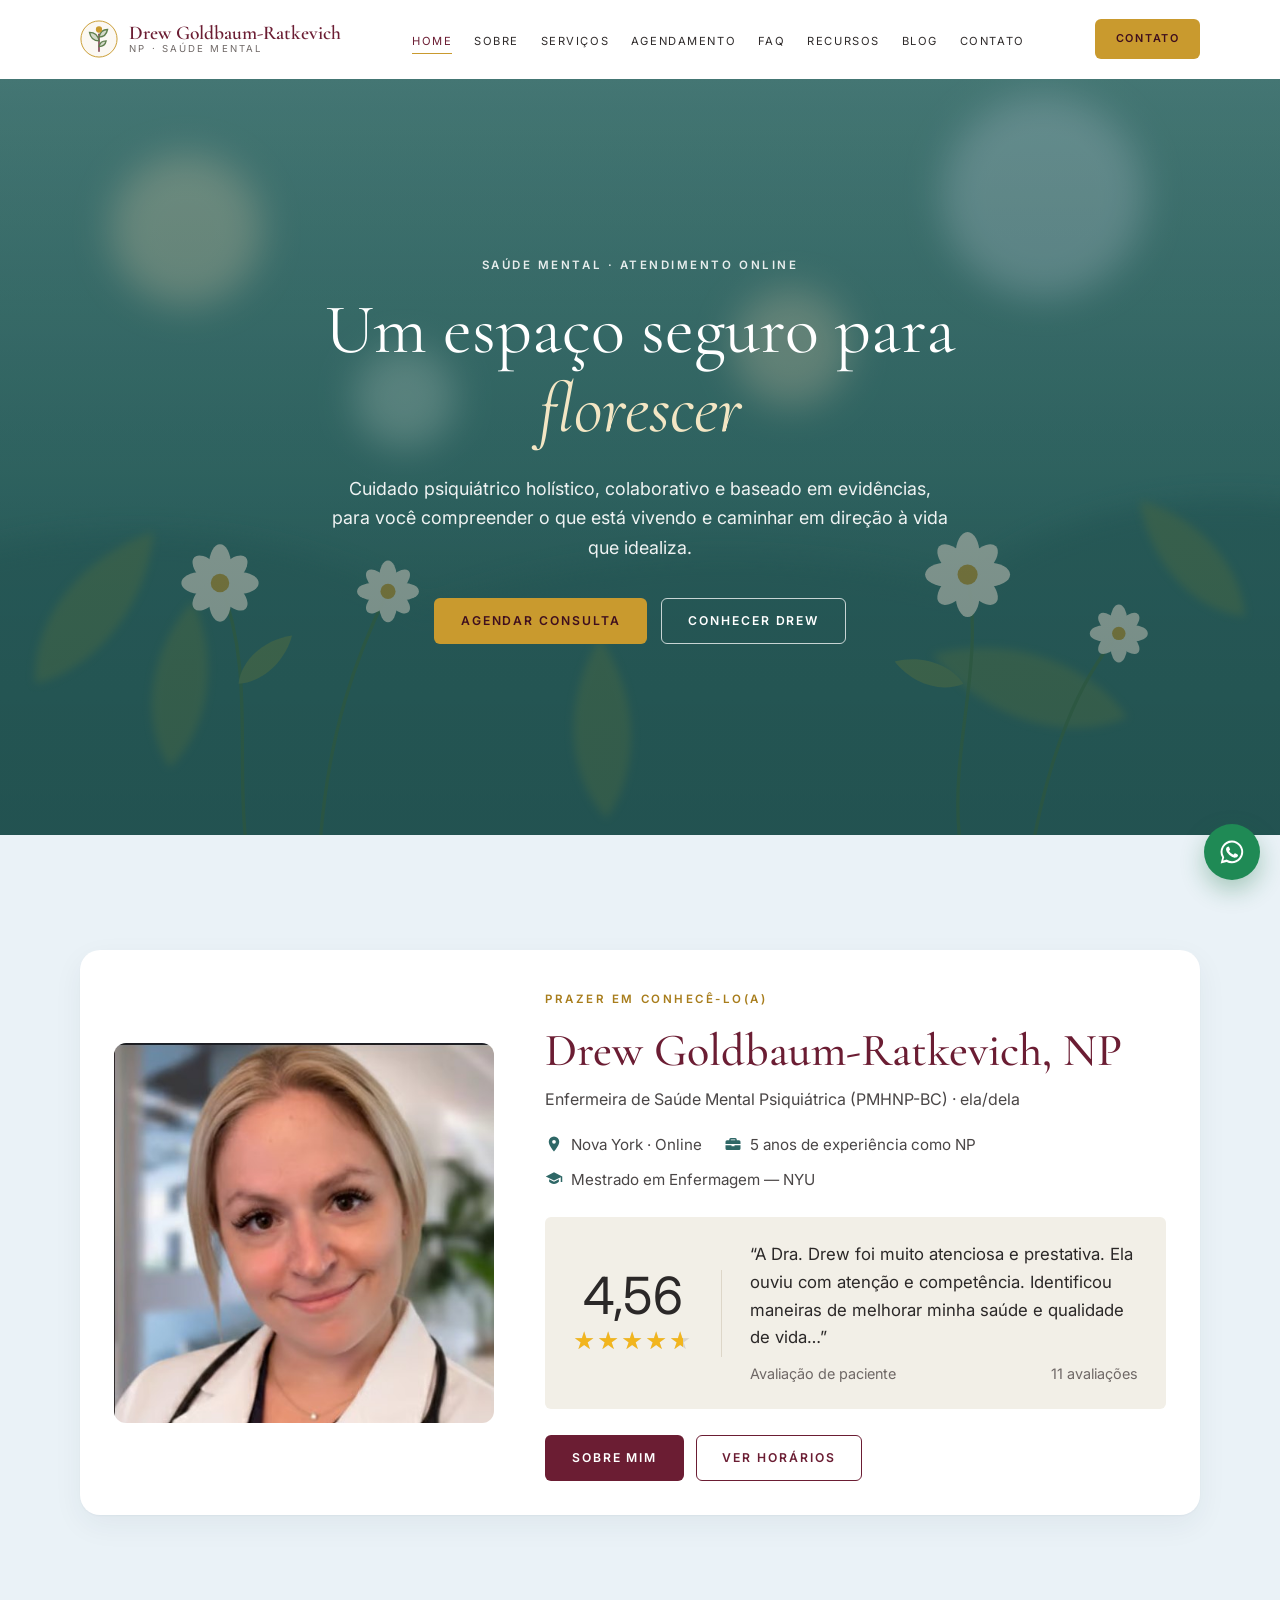
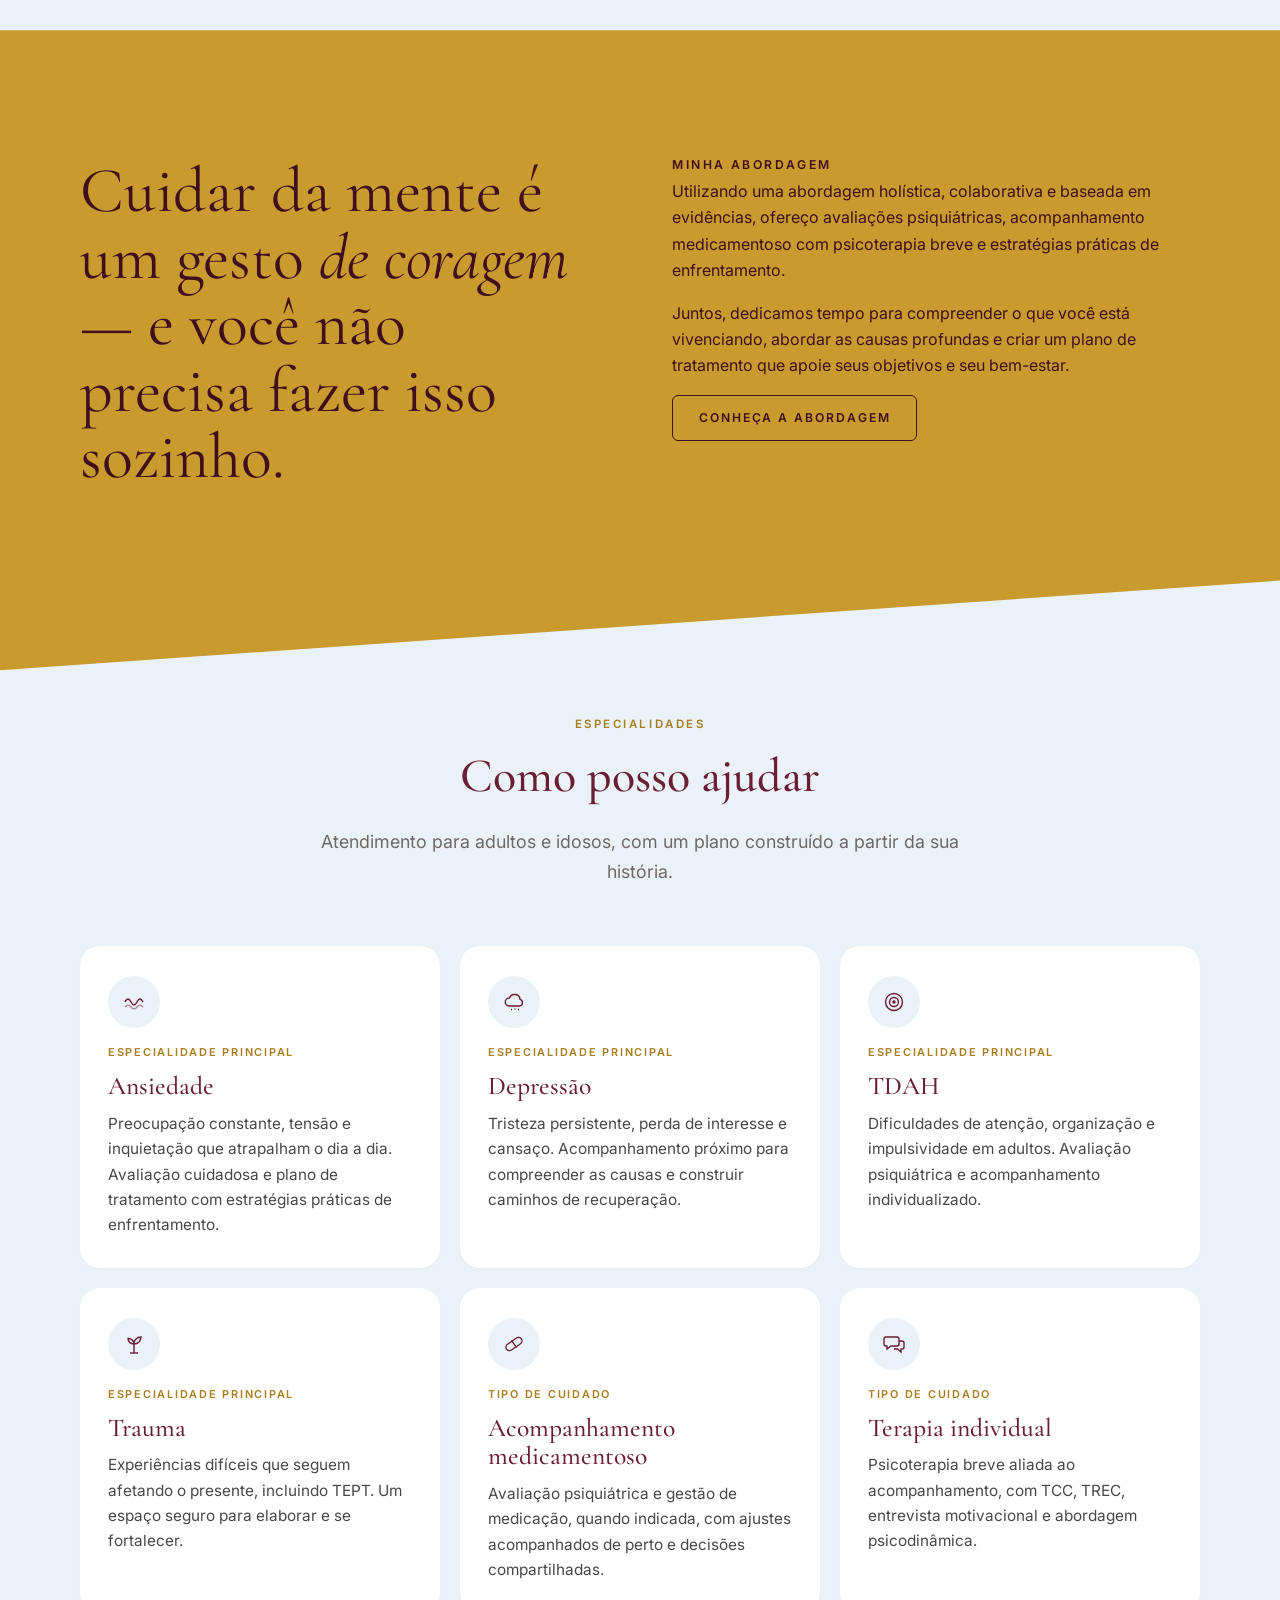
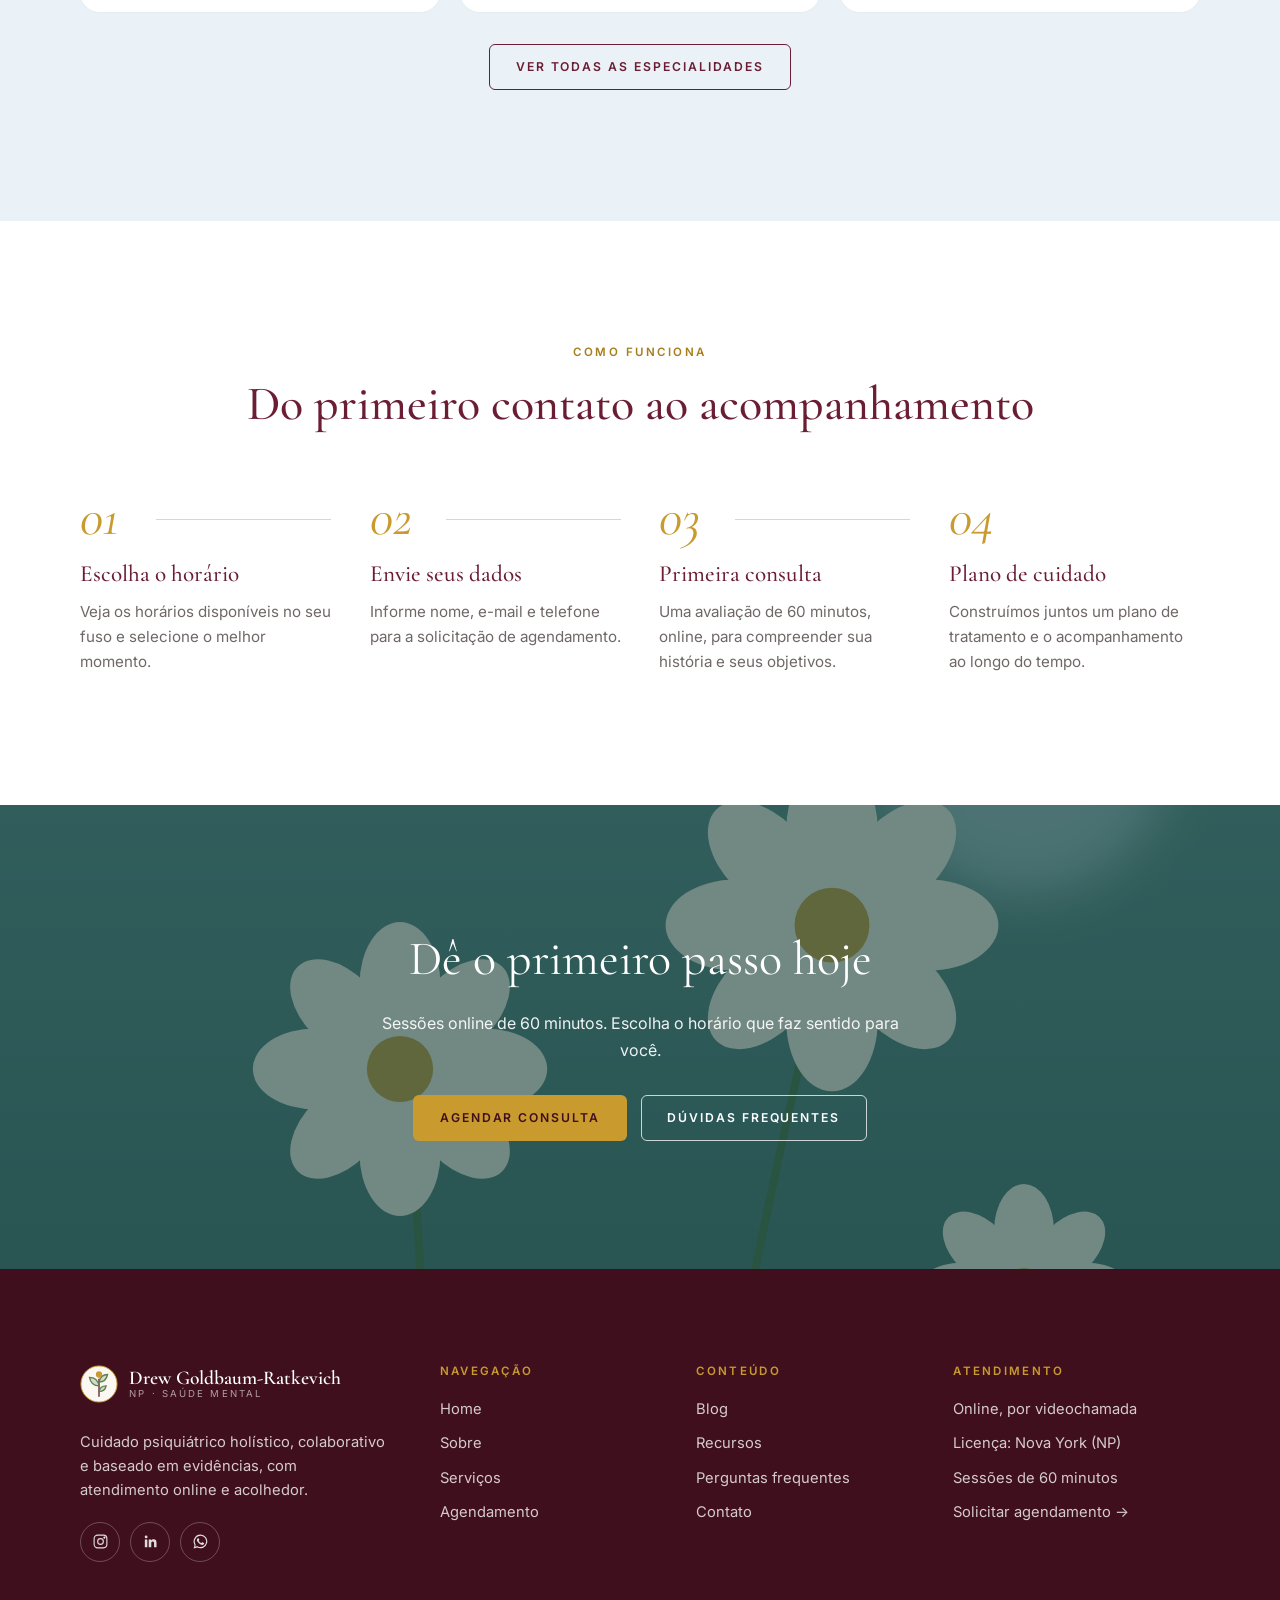
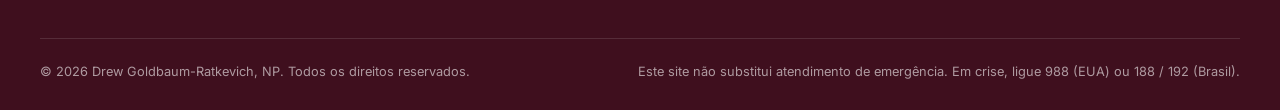
<file: index.html>
<!DOCTYPE html>
<html lang="pt-BR">
<head>
  <meta charset="UTF-8">
  <meta name="viewport" content="width=device-width, initial-scale=1">
  <title>Drew Goldbaum-Ratkevich, NP | Saúde mental psiquiátrica</title>
  <meta name="description" content="Enfermeira de saúde mental psiquiátrica (PMHNP-BC). Atendimento online, holístico e baseado em evidências.">
  <meta name="theme-color" content="#6b1d33">
  <meta property="og:title" content="Drew Goldbaum-Ratkevich, NP | Saúde mental psiquiátrica">
  <meta property="og:description" content="Enfermeira de saúde mental psiquiátrica (PMHNP-BC). Atendimento online, holístico e baseado em evidências.">
  <meta property="og:image" content="assets/images/drew-retrato.jpg">
  <link rel="icon" href="assets/icons/favicon.svg" type="image/svg+xml">
  <link rel="preconnect" href="https://fonts.googleapis.com">
  <link rel="preconnect" href="https://fonts.gstatic.com" crossorigin>
  <link rel="stylesheet" href="https://fonts.googleapis.com/css2?family=Cormorant+Garamond:ital,wght@0,400;0,500;0,600;1,400;1,500&amp;family=Inter:wght@300;400;500;600&amp;display=swap">
  <link rel="stylesheet" href="css/style.css">
  <link rel="stylesheet" href="css/responsive.css">
</head>
<body>
  <a class="skip-link" href="#conteudo">Pular para o conteúdo</a>
  <header class="site-header">
    <div class="container header-inner">
      <a class="brand" href="index.html" aria-label="Drew Goldbaum-Ratkevich, NP, página inicial">
        <img src="assets/logo/logo.svg" alt="" width="38" height="38">
        <span class="brand-text"><span class="brand-name">Drew Goldbaum-Ratkevich</span><span class="brand-sub">NP · Saúde mental</span></span>
      </a>
      <nav class="main-nav" id="main-nav" aria-label="Navegação principal">
        <ul>
          <li><a href="index.html">Home</a></li>
          <li><a href="sobre.html">Sobre</a></li>
          <li><a href="servicos.html">Serviços</a></li>
          <li><a href="agendamento.html">Agendamento</a></li>
          <li><a href="faq.html">FAQ</a></li>
          <li><a href="blog.html#recursos">Recursos</a></li>
          <li><a href="blog.html">Blog</a></li>
          <li><a href="contato.html">Contato</a></li>
        </ul>
        <div class="nav-extra">
          <a class="btn btn--mustard" href="agendamento.html">Agendar consulta</a>
          <a class="btn btn--whatsapp" href="contato.html" data-whatsapp><svg viewBox="0 0 24 24" fill="currentColor" aria-hidden="true"><path d="M12 2.2a9.7 9.7 0 0 0-8.4 14.6L2.3 21.8l5.1-1.3A9.7 9.7 0 1 0 12 2.2Zm0 17.7c-1.5 0-3-.4-4.2-1.2l-.3-.2-3 .8.8-2.9-.2-.3A8 8 0 1 1 12 19.9Zm4.4-6c-.2-.1-1.4-.7-1.7-.8-.2-.1-.4-.1-.5.1l-.8.9c-.1.2-.3.2-.5.1a6.6 6.6 0 0 1-3.3-2.9c-.2-.4.2-.4.7-1.3.1-.1 0-.3 0-.4l-.8-1.8c-.2-.5-.4-.4-.5-.4h-.5a.9.9 0 0 0-.7.3 2.8 2.8 0 0 0-.9 2.1 4.9 4.9 0 0 0 1 2.6 11.2 11.2 0 0 0 4.3 3.8c1.6.7 2.2.7 3 .6a2.6 2.6 0 0 0 1.7-1.2 2.1 2.1 0 0 0 .2-1.2c-.1-.1-.2-.2-.5-.3Z"/></svg> WhatsApp</a>
        </div>
      </nav>
      <div class="header-actions">
        <a class="btn btn--mustard" href="contato.html">Contato</a>
        <button class="nav-toggle" type="button" aria-controls="main-nav" aria-expanded="false" aria-label="Abrir menu">
          <span></span><span></span><span></span>
        </button>
      </div>
    </div>
  </header>

  <main id="conteudo">

    <section class="hero" aria-labelledby="hero-title">
      <div class="hero-content">
        <span class="eyebrow eyebrow--light">Saúde mental · Atendimento online</span>
        <h1 id="hero-title">Um espaço seguro para <em>florescer</em></h1>
        <p>Cuidado psiquiátrico holístico, colaborativo e baseado em evidências, para você compreender o que está vivendo e caminhar em direção à vida que idealiza.</p>
        <div class="hero-actions">
          <a class="btn btn--mustard" href="agendamento.html">Agendar consulta</a>
          <a class="btn btn--ghost-light" href="sobre.html">Conhecer Drew</a>
        </div>
      </div>
    </section>

    <section class="section" aria-labelledby="intro-title">
      <div class="container">
        <div class="card card--shadow intro-card reveal">
          <div class="intro-photo">
            <img src="assets/images/drew-retrato.jpg" alt="Retrato de Drew Goldbaum-Ratkevich, sorrindo, de jaleco branco" width="500" height="502">
          </div>
          <div>
            <span class="eyebrow">Prazer em conhecê-lo(a)</span>
            <h2 id="intro-title">Drew Goldbaum-Ratkevich, NP</h2>
            <p class="intro-role">Enfermeira de Saúde Mental Psiquiátrica (PMHNP-BC) · ela/dela</p>
            <ul class="intro-meta">
              <li><svg viewBox="0 0 24 24" fill="currentColor" aria-hidden="true"><path d="M12 2a7 7 0 0 0-7 7c0 5.2 7 13 7 13s7-7.8 7-13a7 7 0 0 0-7-7Zm0 9.5A2.5 2.5 0 1 1 12 6.5a2.5 2.5 0 0 1 0 5Z"/></svg> Nova York · Online</li>
              <li><svg viewBox="0 0 24 24" fill="currentColor" aria-hidden="true"><path d="M9 4h6a2 2 0 0 1 2 2v1h3a2 2 0 0 1 2 2v3H2V9a2 2 0 0 1 2-2h3V6a2 2 0 0 1 2-2Zm0 3h6V6H9v1ZM2 13.5h8V15h4v-1.5h8V18a2 2 0 0 1-2 2H4a2 2 0 0 1-2-2v-4.5Z"/></svg> 5 anos de experiência como NP</li>
              <li><svg viewBox="0 0 24 24" fill="currentColor" aria-hidden="true"><path d="M12 3 1 8.5 12 14l9-4.5V16h2V8.5L12 3Z"/><path d="M5.5 12.2v3.6C7 17.5 9.3 18.5 12 18.5s5-1 6.5-2.7v-3.6L12 15.5l-6.5-3.3Z"/></svg> Mestrado em Enfermagem — NYU</li>
            </ul>
            <div class="rating-box">
            <div class="rating-score">
              <strong>4,56</strong>
              <span class="stars" data-rating="4.56" role="img" aria-label="Nota 4,56 de 5"><span></span></span>
            </div>
            <blockquote class="rating-quote">
              <p>“A Dra. Drew foi muito atenciosa e prestativa. Ela ouviu com atenção e competência. Identificou maneiras de melhorar minha saúde e qualidade de vida…”</p>
              <footer><span>Avaliação de paciente</span><span>11 avaliações</span></footer>
            </blockquote>
          </div>
            <div class="intro-actions">
              <a class="btn btn--wine" href="sobre.html">Sobre mim</a>
              <a class="btn btn--outline" href="agendamento.html">Ver horários</a>
            </div>
          </div>
        </div>
      </div>
    </section>

    <section class="editorial" aria-labelledby="approach-title">
      <div class="container editorial-grid">
        <blockquote class="reveal">
          <p>Cuidar da mente é um gesto <em>de coragem</em> — e você não precisa fazer isso sozinho.</p>
        </blockquote>
        <div class="reveal reveal-delay-1">
          <h2 id="approach-title">Minha abordagem</h2>
          <p>Utilizando uma abordagem holística, colaborativa e baseada em evidências, ofereço avaliações psiquiátricas, acompanhamento medicamentoso com psicoterapia breve e estratégias práticas de enfrentamento.</p>
          <p>Juntos, dedicamos tempo para compreender o que você está vivenciando, abordar as causas profundas e criar um plano de tratamento que apoie seus objetivos e seu bem-estar.</p>
          <a class="btn btn--ghost-light" href="sobre.html#abordagem">Conheça a abordagem</a>
        </div>
      </div>
    </section>

    <section class="section" aria-labelledby="spec-title">
      <div class="container">
        <div class="section-head center">
          <span class="eyebrow">Especialidades</span>
          <h2 id="spec-title">Como posso ajudar</h2>
          <p class="lead">Atendimento para adultos e idosos, com um plano construído a partir da sua história.</p>
        </div>
        <div class="service-grid">
          <article class="service-card reveal" id="ansiedade">
            <span class="icon-bubble"><svg viewBox="0 0 24 24" fill="none" stroke="currentColor" stroke-width="1.4" aria-hidden="true"><path d="M3 12c2-4 4-4 6 0s4 4 6 0 4-4 6 0"/><path d="M3 17c2-2.5 4-2.5 6 0s4 2.5 6 0 4-2.5 6 0" opacity=".5"/></svg></span>
            <span class="service-tag">Especialidade principal</span>
            <h3>Ansiedade</h3>
            <p>Preocupação constante, tensão e inquietação que atrapalham o dia a dia. Avaliação cuidadosa e plano de tratamento com estratégias práticas de enfrentamento.</p>
            
          </article>
          <article class="service-card reveal" id="depressao">
            <span class="icon-bubble"><svg viewBox="0 0 24 24" fill="none" stroke="currentColor" stroke-width="1.4" aria-hidden="true"><path d="M7 16a4 4 0 0 1 .5-8 5.5 5.5 0 0 1 10.6 1.4A3.4 3.4 0 0 1 17.5 16H7Z"/><path d="M9 19.5h1m3-1v1m3 0h1"/></svg></span>
            <span class="service-tag">Especialidade principal</span>
            <h3>Depressão</h3>
            <p>Tristeza persistente, perda de interesse e cansaço. Acompanhamento próximo para compreender as causas e construir caminhos de recuperação.</p>
            
          </article>
          <article class="service-card reveal" id="tdah">
            <span class="icon-bubble"><svg viewBox="0 0 24 24" fill="none" stroke="currentColor" stroke-width="1.4" aria-hidden="true"><circle cx="12" cy="12" r="8.5"/><circle cx="12" cy="12" r="4.5"/><circle cx="12" cy="12" r="1" fill="currentColor"/></svg></span>
            <span class="service-tag">Especialidade principal</span>
            <h3>TDAH</h3>
            <p>Dificuldades de atenção, organização e impulsividade em adultos. Avaliação psiquiátrica e acompanhamento individualizado.</p>
            
          </article>
          <article class="service-card reveal" id="trauma">
            <span class="icon-bubble"><svg viewBox="0 0 24 24" fill="none" stroke="currentColor" stroke-width="1.4" aria-hidden="true"><path d="M12 21v-9"/><path d="M12 12c0-4 3-7 7-7 0 4-3 7-7 7Zm0 0c0-3-2.5-5.5-6-5.5 0 3 2.5 5.5 6 5.5Z"/><path d="M8 21h8"/></svg></span>
            <span class="service-tag">Especialidade principal</span>
            <h3>Trauma</h3>
            <p>Experiências difíceis que seguem afetando o presente, incluindo TEPT. Um espaço seguro para elaborar e se fortalecer.</p>
            
          </article>
          <article class="service-card reveal" id="medicacao">
            <span class="icon-bubble"><svg viewBox="0 0 24 24" fill="none" stroke="currentColor" stroke-width="1.4" aria-hidden="true"><rect x="3" y="8.5" width="18" height="7" rx="3.5" transform="rotate(-35 12 12)"/><path d="m9.5 8.4 5 7.2"/></svg></span>
            <span class="service-tag">Tipo de cuidado</span>
            <h3>Acompanhamento medicamentoso</h3>
            <p>Avaliação psiquiátrica e gestão de medicação, quando indicada, com ajustes acompanhados de perto e decisões compartilhadas.</p>
            
          </article>
          <article class="service-card reveal" id="terapia">
            <span class="icon-bubble"><svg viewBox="0 0 24 24" fill="none" stroke="currentColor" stroke-width="1.4" aria-hidden="true"><path d="M4 5h11a2 2 0 0 1 2 2v5a2 2 0 0 1-2 2H9l-4 3v-3H4a2 2 0 0 1-2-2V7a2 2 0 0 1 2-2Z"/><path d="M17 9h3a2 2 0 0 1 2 2v4a2 2 0 0 1-2 2h-1v3l-3.5-3H12"/></svg></span>
            <span class="service-tag">Tipo de cuidado</span>
            <h3>Terapia individual</h3>
            <p>Psicoterapia breve aliada ao acompanhamento, com TCC, TREC, entrevista motivacional e abordagem psicodinâmica.</p>
            
          </article>
        </div>
        <p class="center mt-32"><a class="btn btn--outline" href="servicos.html">Ver todas as especialidades</a></p>
      </div>
    </section>

    <section class="section section--white" aria-labelledby="how-title">
      <div class="container">
        <div class="section-head center">
          <span class="eyebrow">Como funciona</span>
          <h2 id="how-title">Do primeiro contato ao acompanhamento</h2>
        </div>
        <ol class="steps">
          <li class="reveal"><h3>Escolha o horário</h3><p>Veja os horários disponíveis no seu fuso e selecione o melhor momento.</p></li>
          <li class="reveal reveal-delay-1"><h3>Envie seus dados</h3><p>Informe nome, e-mail e telefone para a solicitação de agendamento.</p></li>
          <li class="reveal reveal-delay-2"><h3>Primeira consulta</h3><p>Uma avaliação de 60 minutos, online, para compreender sua história e seus objetivos.</p></li>
          <li class="reveal"><h3>Plano de cuidado</h3><p>Construímos juntos um plano de tratamento e o acompanhamento ao longo do tempo.</p></li>
        </ol>
      </div>
    </section>

    <section class="cta-band" aria-labelledby="cta-title">
      <div class="container">
        <h2 id="cta-title">Dê o primeiro passo hoje</h2>
        <p>Sessões online de 60 minutos. Escolha o horário que faz sentido para você.</p>
        <div class="hero-actions">
          <a class="btn btn--mustard" href="agendamento.html">Agendar consulta</a>
          <a class="btn btn--ghost-light" href="faq.html">Dúvidas frequentes</a>
        </div>
      </div>
    </section>

  </main>

  <a class="whatsapp-float" href="contato.html" data-whatsapp aria-label="Conversar pelo WhatsApp"><svg viewBox="0 0 24 24" fill="currentColor" aria-hidden="true"><path d="M12 2.2a9.7 9.7 0 0 0-8.4 14.6L2.3 21.8l5.1-1.3A9.7 9.7 0 1 0 12 2.2Zm0 17.7c-1.5 0-3-.4-4.2-1.2l-.3-.2-3 .8.8-2.9-.2-.3A8 8 0 1 1 12 19.9Zm4.4-6c-.2-.1-1.4-.7-1.7-.8-.2-.1-.4-.1-.5.1l-.8.9c-.1.2-.3.2-.5.1a6.6 6.6 0 0 1-3.3-2.9c-.2-.4.2-.4.7-1.3.1-.1 0-.3 0-.4l-.8-1.8c-.2-.5-.4-.4-.5-.4h-.5a.9.9 0 0 0-.7.3 2.8 2.8 0 0 0-.9 2.1 4.9 4.9 0 0 0 1 2.6 11.2 11.2 0 0 0 4.3 3.8c1.6.7 2.2.7 3 .6a2.6 2.6 0 0 0 1.7-1.2 2.1 2.1 0 0 0 .2-1.2c-.1-.1-.2-.2-.5-.3Z"/></svg></a>

  <footer class="site-footer">
    <div class="container footer-grid">
      <div>
        <a class="brand" href="index.html" aria-label="Drew Goldbaum-Ratkevich, NP, página inicial">
        <img src="assets/logo/logo.svg" alt="" width="38" height="38">
        <span class="brand-text"><span class="brand-name">Drew Goldbaum-Ratkevich</span><span class="brand-sub">NP · Saúde mental</span></span>
      </a>
        <p class="footer-about">Cuidado psiquiátrico holístico, colaborativo e baseado em evidências, com atendimento online e acolhedor.</p>
        <div class="social">
          <a href="https://www.instagram.com/" target="_blank" rel="noopener" aria-label="Instagram (abre em nova aba)"><svg viewBox="0 0 24 24" fill="none" stroke="currentColor" stroke-width="1.6" aria-hidden="true"><rect x="3" y="3" width="18" height="18" rx="5"/><circle cx="12" cy="12" r="4"/><circle cx="17.5" cy="6.5" r=".8" fill="currentColor"/></svg></a>
          <a href="https://www.linkedin.com/" target="_blank" rel="noopener" aria-label="LinkedIn (abre em nova aba)"><svg viewBox="0 0 24 24" fill="currentColor" aria-hidden="true"><path d="M4 9h3.5v11H4V9Zm1.8-5.5a2 2 0 1 1 0 4 2 2 0 0 1 0-4ZM9.5 9h3.3v1.6c.5-.9 1.7-1.9 3.5-1.9 3.6 0 4.2 2.3 4.2 5.4V20H17v-5.2c0-1.3 0-2.9-1.8-2.9s-2.1 1.4-2.1 2.8V20H9.5V9Z"/></svg></a>
          <a href="contato.html" data-whatsapp aria-label="WhatsApp"><svg viewBox="0 0 24 24" fill="currentColor" aria-hidden="true"><path d="M12 2.2a9.7 9.7 0 0 0-8.4 14.6L2.3 21.8l5.1-1.3A9.7 9.7 0 1 0 12 2.2Zm0 17.7c-1.5 0-3-.4-4.2-1.2l-.3-.2-3 .8.8-2.9-.2-.3A8 8 0 1 1 12 19.9Zm4.4-6c-.2-.1-1.4-.7-1.7-.8-.2-.1-.4-.1-.5.1l-.8.9c-.1.2-.3.2-.5.1a6.6 6.6 0 0 1-3.3-2.9c-.2-.4.2-.4.7-1.3.1-.1 0-.3 0-.4l-.8-1.8c-.2-.5-.4-.4-.5-.4h-.5a.9.9 0 0 0-.7.3 2.8 2.8 0 0 0-.9 2.1 4.9 4.9 0 0 0 1 2.6 11.2 11.2 0 0 0 4.3 3.8c1.6.7 2.2.7 3 .6a2.6 2.6 0 0 0 1.7-1.2 2.1 2.1 0 0 0 .2-1.2c-.1-.1-.2-.2-.5-.3Z"/></svg></a>
        </div>
      </div>
      <nav aria-labelledby="f-nav">
        <h2 id="f-nav">Navegação</h2>
        <ul>
          <li><a href="index.html">Home</a></li>
          <li><a href="sobre.html">Sobre</a></li>
          <li><a href="servicos.html">Serviços</a></li>
          <li><a href="agendamento.html">Agendamento</a></li>
        </ul>
      </nav>
      <nav aria-labelledby="f-res">
        <h2 id="f-res">Conteúdo</h2>
        <ul>
          <li><a href="blog.html">Blog</a></li>
          <li><a href="blog.html#recursos">Recursos</a></li>
          <li><a href="faq.html">Perguntas frequentes</a></li>
          <li><a href="contato.html">Contato</a></li>
        </ul>
      </nav>
      <div>
        <h2>Atendimento</h2>
        <ul>
          <li>Online, por videochamada</li>
          <li>Licença: Nova York (NP)</li>
          <li>Sessões de 60 minutos</li>
          <li><a href="agendamento.html">Solicitar agendamento →</a></li>
        </ul>
      </div>
    </div>
    <div class="container footer-bottom">
      <p>© <span data-year></span> Drew Goldbaum-Ratkevich, NP. Todos os direitos reservados.</p>
      <p>Este site não substitui atendimento de emergência. Em crise, ligue 988 (EUA) ou 188 / 192 (Brasil).</p>
    </div>
  </footer>

  <script src="js/main.js"></script>
</body>
</html>
</file>
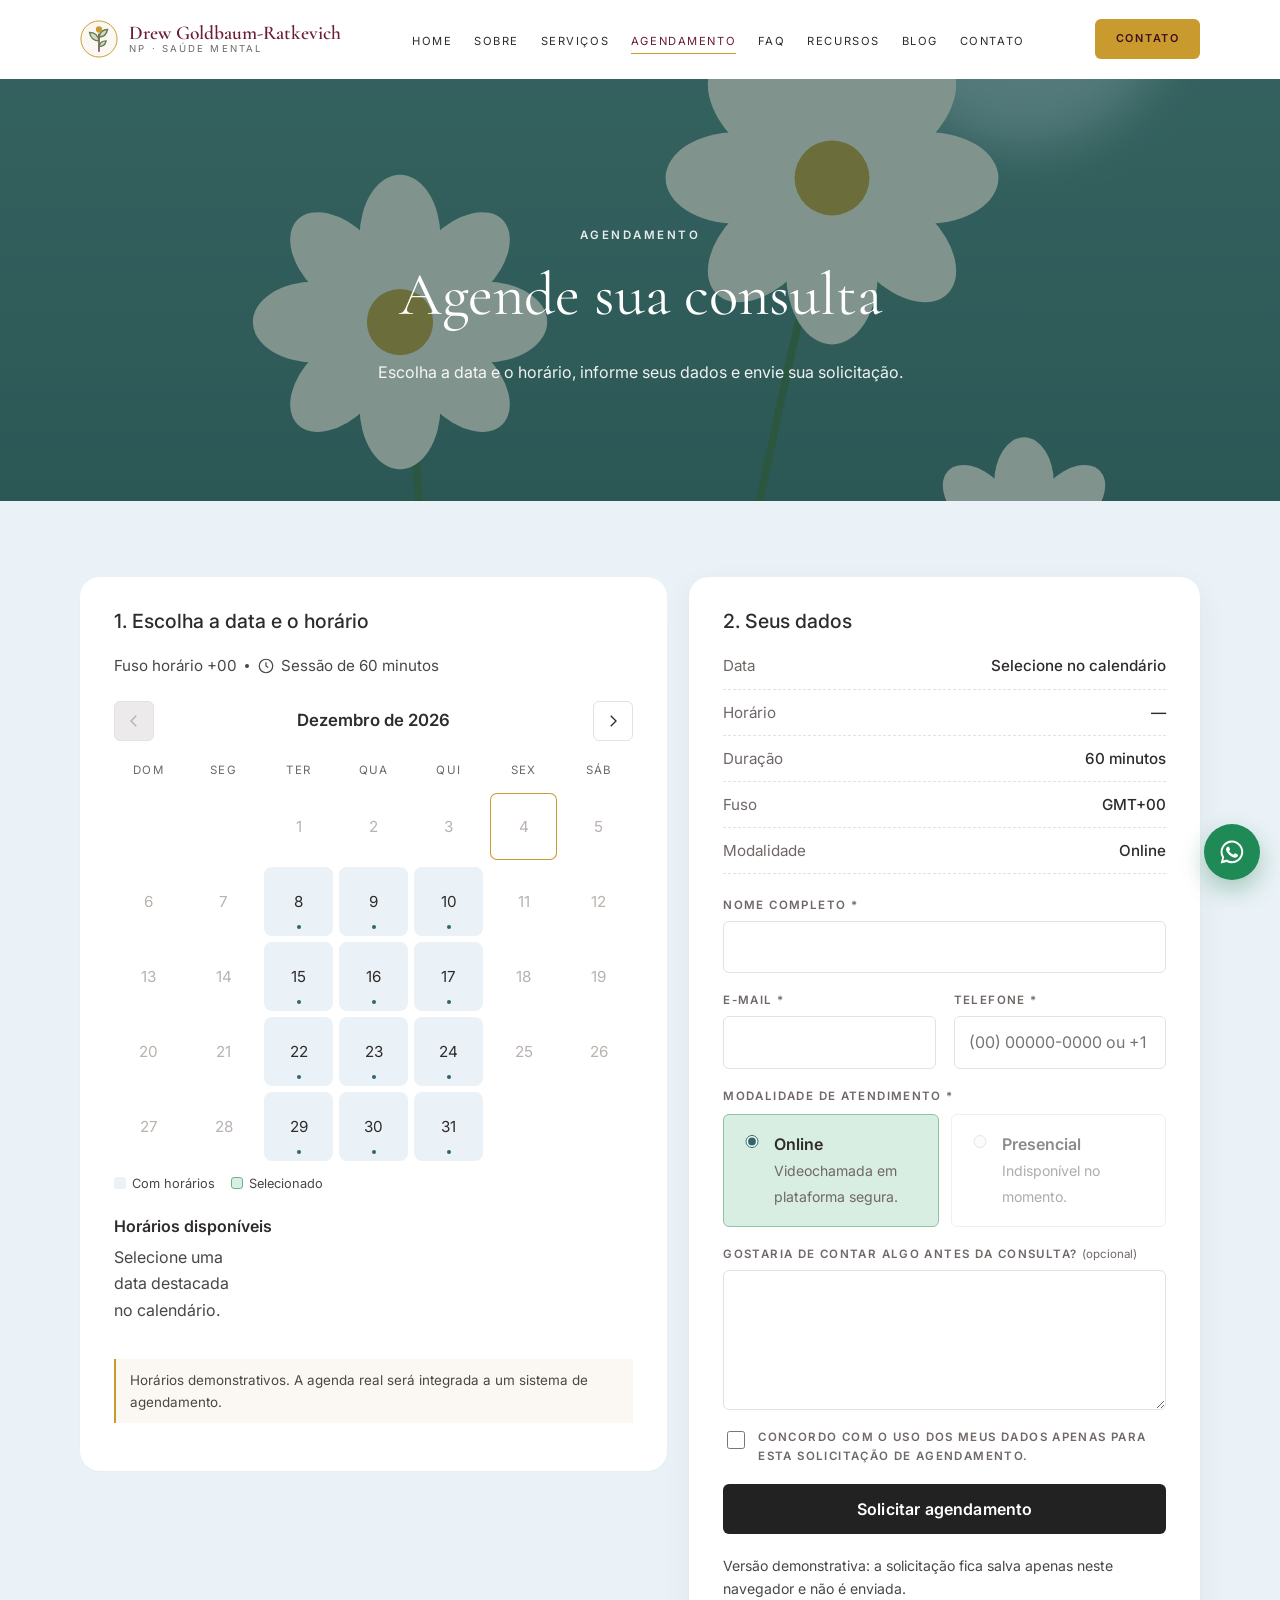
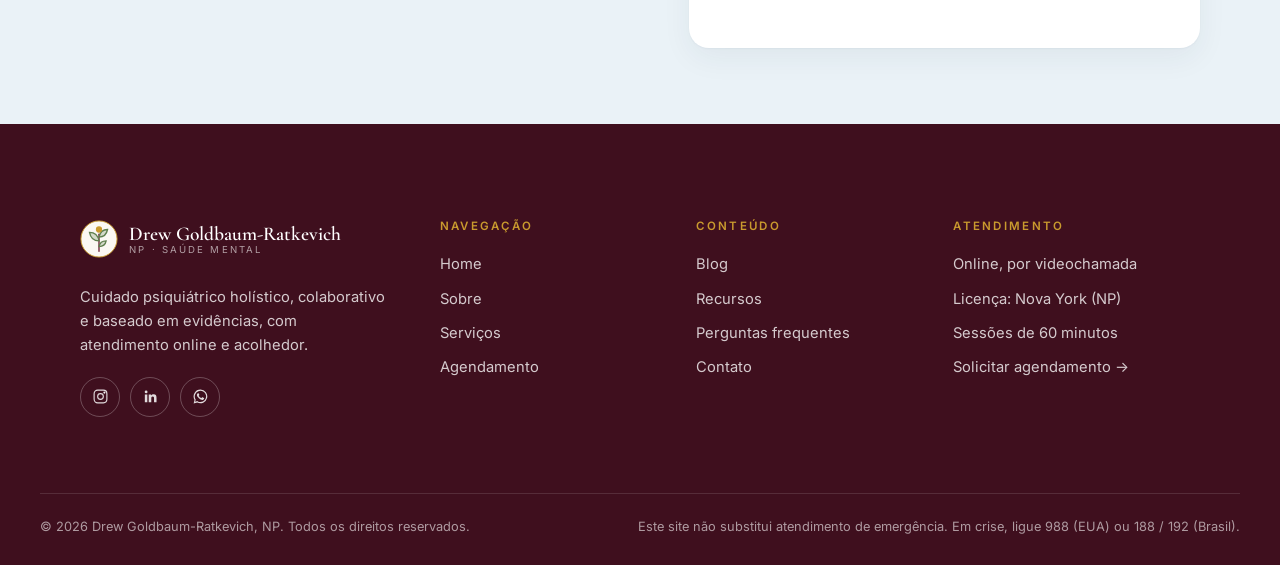
<file: agendamento.html>
<!DOCTYPE html>
<html lang="pt-BR">
<head>
  <meta charset="UTF-8">
  <meta name="viewport" content="width=device-width, initial-scale=1">
  <title>Agendamento | Drew Goldbaum-Ratkevich, NP</title>
  <meta name="description" content="Escolha data, horário e modalidade e solicite sua consulta online de 60 minutos.">
  <meta name="theme-color" content="#6b1d33">
  <meta property="og:title" content="Agendamento | Drew Goldbaum-Ratkevich, NP">
  <meta property="og:description" content="Escolha data, horário e modalidade e solicite sua consulta online de 60 minutos.">
  <meta property="og:image" content="assets/images/drew-retrato.jpg">
  <link rel="icon" href="assets/icons/favicon.svg" type="image/svg+xml">
  <link rel="preconnect" href="https://fonts.googleapis.com">
  <link rel="preconnect" href="https://fonts.gstatic.com" crossorigin>
  <link rel="stylesheet" href="https://fonts.googleapis.com/css2?family=Cormorant+Garamond:ital,wght@0,400;0,500;0,600;1,400;1,500&amp;family=Inter:wght@300;400;500;600&amp;display=swap">
  <link rel="stylesheet" href="css/style.css">
  <link rel="stylesheet" href="css/responsive.css">
</head>
<body>
  <a class="skip-link" href="#conteudo">Pular para o conteúdo</a>
  <header class="site-header">
    <div class="container header-inner">
      <a class="brand" href="index.html" aria-label="Drew Goldbaum-Ratkevich, NP, página inicial">
        <img src="assets/logo/logo.svg" alt="" width="38" height="38">
        <span class="brand-text"><span class="brand-name">Drew Goldbaum-Ratkevich</span><span class="brand-sub">NP · Saúde mental</span></span>
      </a>
      <nav class="main-nav" id="main-nav" aria-label="Navegação principal">
        <ul>
          <li><a href="index.html">Home</a></li>
          <li><a href="sobre.html">Sobre</a></li>
          <li><a href="servicos.html">Serviços</a></li>
          <li><a href="agendamento.html">Agendamento</a></li>
          <li><a href="faq.html">FAQ</a></li>
          <li><a href="blog.html#recursos">Recursos</a></li>
          <li><a href="blog.html">Blog</a></li>
          <li><a href="contato.html">Contato</a></li>
        </ul>
        <div class="nav-extra">
          <a class="btn btn--mustard" href="agendamento.html">Agendar consulta</a>
          <a class="btn btn--whatsapp" href="contato.html" data-whatsapp><svg viewBox="0 0 24 24" fill="currentColor" aria-hidden="true"><path d="M12 2.2a9.7 9.7 0 0 0-8.4 14.6L2.3 21.8l5.1-1.3A9.7 9.7 0 1 0 12 2.2Zm0 17.7c-1.5 0-3-.4-4.2-1.2l-.3-.2-3 .8.8-2.9-.2-.3A8 8 0 1 1 12 19.9Zm4.4-6c-.2-.1-1.4-.7-1.7-.8-.2-.1-.4-.1-.5.1l-.8.9c-.1.2-.3.2-.5.1a6.6 6.6 0 0 1-3.3-2.9c-.2-.4.2-.4.7-1.3.1-.1 0-.3 0-.4l-.8-1.8c-.2-.5-.4-.4-.5-.4h-.5a.9.9 0 0 0-.7.3 2.8 2.8 0 0 0-.9 2.1 4.9 4.9 0 0 0 1 2.6 11.2 11.2 0 0 0 4.3 3.8c1.6.7 2.2.7 3 .6a2.6 2.6 0 0 0 1.7-1.2 2.1 2.1 0 0 0 .2-1.2c-.1-.1-.2-.2-.5-.3Z"/></svg> WhatsApp</a>
        </div>
      </nav>
      <div class="header-actions">
        <a class="btn btn--mustard" href="contato.html">Contato</a>
        <button class="nav-toggle" type="button" aria-controls="main-nav" aria-expanded="false" aria-label="Abrir menu">
          <span></span><span></span><span></span>
        </button>
      </div>
    </div>
  </header>

  <main id="conteudo">

    <section class="page-banner page-banner--flores" aria-labelledby="ag-title">
      <div class="container">
        <span class="eyebrow eyebrow--light">Agendamento</span>
        <h1 id="ag-title">Agende sua consulta</h1>
        <p>Escolha a data e o horário, informe seus dados e envie sua solicitação.</p>
      </div>
    </section>

    <section class="section--tight" data-scheduler>
      <div class="container">
        <div class="schedule-layout">
          <div class="card" id="calendar-card">
            <h2 class="card-title">1. Escolha a data e o horário</h2>
            <p class="booking-meta">
              <span id="s-tz">Fuso horário</span>
              <span class="dot" aria-hidden="true"></span>
              <span><svg viewBox="0 0 24 24" fill="none" stroke="currentColor" stroke-width="1.6" aria-hidden="true"><circle cx="12" cy="12" r="9"/><path d="M12 7v5l3 2"/></svg><span id="s-duration">Sessão de 60 minutos</span></span>
            </p>
            <div class="calendar">
              <div class="calendar-head">
                <button class="pager-btn" type="button" id="cal-prev" aria-label="Mês anterior"><svg viewBox="0 0 24 24" fill="none" stroke="currentColor" stroke-width="1.8" aria-hidden="true"><path d="m15 5-7 7 7 7"/></svg></button>
                <h3 id="cal-title" aria-live="polite"></h3>
                <button class="pager-btn" type="button" id="cal-next" aria-label="Próximo mês"><svg viewBox="0 0 24 24" fill="none" stroke="currentColor" stroke-width="1.8" aria-hidden="true"><path d="m9 5 7 7-7 7"/></svg></button>
              </div>
              <div class="calendar-grid" id="cal-grid"></div>
              <p class="cal-legend"><span><i></i> Com horários</span><span><i class="sel"></i> Selecionado</span></p>
            </div>
            <div class="slots-area">
              <h3 id="slots-title">Horários disponíveis</h3>
              <div class="slots-grid" id="slots-grid" aria-live="polite"></div>
              <p class="field-error" id="slot-error" role="alert"></p>
            </div>
            <p class="demo-note">Horários demonstrativos. A agenda real será integrada a um sistema de agendamento.</p>
          </div>

          <div class="card card--shadow" id="formulario">
            <div id="booking-form-area">
              <h2 class="card-title">2. Seus dados</h2>
              <ul class="summary-rows" id="summary-rows" aria-live="polite"></ul>
              <form id="booking-form" class="form-grid" novalidate>
                <div class="field span-2">
                  <label for="b-nome">Nome completo *</label>
                  <input class="input" id="b-nome" name="nome" autocomplete="name" data-validate="required name">
                  <span class="field-error" id="b-nome-err"></span>
                </div>
                <div class="field">
                  <label for="b-email">E-mail *</label>
                  <input class="input" id="b-email" name="email" type="email" autocomplete="email" data-validate="required email">
                  <span class="field-error" id="b-email-err"></span>
                </div>
                <div class="field">
                  <label for="b-tel">Telefone *</label>
                  <input class="input" id="b-tel" name="telefone" type="tel" autocomplete="tel" placeholder="(00) 00000-0000 ou +1 …" data-mask="phone" data-validate="required phone">
                  <span class="field-error" id="b-tel-err"></span>
                </div>
                <fieldset class="fieldset span-2">
                  <legend class="field-label">Modalidade de atendimento *</legend>
                  <div class="modality-options" id="modality-options"></div>
                  <p class="field-error" id="modality-error" role="alert"></p>
                </fieldset>
                <div class="field span-2">
                  <label for="b-msg">Gostaria de contar algo antes da consulta? <span class="label-note">(opcional)</span></label>
                  <textarea class="textarea" id="b-msg" name="mensagem" maxlength="600"></textarea>
                </div>
                <div class="field span-2">
                  <label class="checkbox"><input type="checkbox" name="consentimento" data-validate="checked"> Concordo com o uso dos meus dados apenas para esta solicitação de agendamento.</label>
                  <span class="field-error" id="b-cons-err"></span>
                </div>
                <div class="span-2">
                  <button class="btn btn--dark btn--block" type="submit">Solicitar agendamento</button>
                  <p class="muted small mt-20">Versão demonstrativa: a solicitação fica salva apenas neste navegador e não é enviada.</p>
                </div>
              </form>
            </div>

            <div id="booking-done" hidden tabindex="-1">
              <div class="confirmation">
                <div class="confirmation-icon"><svg viewBox="0 0 24 24" fill="none" stroke="currentColor" stroke-width="2" aria-hidden="true"><path d="m5 12.5 4.5 4.5L19 7.5"/></svg></div>
                <h2>Solicitação registrada</h2>
                <p id="done-when"></p>
                <p>Código: <span class="code" id="done-code"></span></p>
                <div class="alert alert--info"><svg viewBox="0 0 24 24" fill="none" stroke="currentColor" stroke-width="1.6" aria-hidden="true"><circle cx="12" cy="12" r="9"/><path d="M12 11v5m0-8.5v.5"/></svg><span>Esta é uma demonstração: nenhuma consulta foi marcada e nenhum dado foi enviado. Com a agenda integrada, a confirmação será enviada por e-mail.</span></div>
                <p class="alert alert--error mt-20" id="done-storage" hidden>Não foi possível salvar neste navegador.</p>
                <div class="hero-actions mt-20">
                  <button class="btn btn--outline" type="button" id="done-new">Nova solicitação</button>
                  <a class="btn btn--wine" href="index.html">Voltar ao início</a>
                </div>
              </div>
            </div>

            <div id="requests" class="mt-32" hidden>
              <h3 class="field-label">Solicitações salvas neste navegador</h3>
              <div id="requests-list"></div>
            </div>
          </div>
        </div>
      </div>
    </section>

  </main>

  <a class="whatsapp-float" href="contato.html" data-whatsapp aria-label="Conversar pelo WhatsApp"><svg viewBox="0 0 24 24" fill="currentColor" aria-hidden="true"><path d="M12 2.2a9.7 9.7 0 0 0-8.4 14.6L2.3 21.8l5.1-1.3A9.7 9.7 0 1 0 12 2.2Zm0 17.7c-1.5 0-3-.4-4.2-1.2l-.3-.2-3 .8.8-2.9-.2-.3A8 8 0 1 1 12 19.9Zm4.4-6c-.2-.1-1.4-.7-1.7-.8-.2-.1-.4-.1-.5.1l-.8.9c-.1.2-.3.2-.5.1a6.6 6.6 0 0 1-3.3-2.9c-.2-.4.2-.4.7-1.3.1-.1 0-.3 0-.4l-.8-1.8c-.2-.5-.4-.4-.5-.4h-.5a.9.9 0 0 0-.7.3 2.8 2.8 0 0 0-.9 2.1 4.9 4.9 0 0 0 1 2.6 11.2 11.2 0 0 0 4.3 3.8c1.6.7 2.2.7 3 .6a2.6 2.6 0 0 0 1.7-1.2 2.1 2.1 0 0 0 .2-1.2c-.1-.1-.2-.2-.5-.3Z"/></svg></a>

  <footer class="site-footer">
    <div class="container footer-grid">
      <div>
        <a class="brand" href="index.html" aria-label="Drew Goldbaum-Ratkevich, NP, página inicial">
        <img src="assets/logo/logo.svg" alt="" width="38" height="38">
        <span class="brand-text"><span class="brand-name">Drew Goldbaum-Ratkevich</span><span class="brand-sub">NP · Saúde mental</span></span>
      </a>
        <p class="footer-about">Cuidado psiquiátrico holístico, colaborativo e baseado em evidências, com atendimento online e acolhedor.</p>
        <div class="social">
          <a href="https://www.instagram.com/" target="_blank" rel="noopener" aria-label="Instagram (abre em nova aba)"><svg viewBox="0 0 24 24" fill="none" stroke="currentColor" stroke-width="1.6" aria-hidden="true"><rect x="3" y="3" width="18" height="18" rx="5"/><circle cx="12" cy="12" r="4"/><circle cx="17.5" cy="6.5" r=".8" fill="currentColor"/></svg></a>
          <a href="https://www.linkedin.com/" target="_blank" rel="noopener" aria-label="LinkedIn (abre em nova aba)"><svg viewBox="0 0 24 24" fill="currentColor" aria-hidden="true"><path d="M4 9h3.5v11H4V9Zm1.8-5.5a2 2 0 1 1 0 4 2 2 0 0 1 0-4ZM9.5 9h3.3v1.6c.5-.9 1.7-1.9 3.5-1.9 3.6 0 4.2 2.3 4.2 5.4V20H17v-5.2c0-1.3 0-2.9-1.8-2.9s-2.1 1.4-2.1 2.8V20H9.5V9Z"/></svg></a>
          <a href="contato.html" data-whatsapp aria-label="WhatsApp"><svg viewBox="0 0 24 24" fill="currentColor" aria-hidden="true"><path d="M12 2.2a9.7 9.7 0 0 0-8.4 14.6L2.3 21.8l5.1-1.3A9.7 9.7 0 1 0 12 2.2Zm0 17.7c-1.5 0-3-.4-4.2-1.2l-.3-.2-3 .8.8-2.9-.2-.3A8 8 0 1 1 12 19.9Zm4.4-6c-.2-.1-1.4-.7-1.7-.8-.2-.1-.4-.1-.5.1l-.8.9c-.1.2-.3.2-.5.1a6.6 6.6 0 0 1-3.3-2.9c-.2-.4.2-.4.7-1.3.1-.1 0-.3 0-.4l-.8-1.8c-.2-.5-.4-.4-.5-.4h-.5a.9.9 0 0 0-.7.3 2.8 2.8 0 0 0-.9 2.1 4.9 4.9 0 0 0 1 2.6 11.2 11.2 0 0 0 4.3 3.8c1.6.7 2.2.7 3 .6a2.6 2.6 0 0 0 1.7-1.2 2.1 2.1 0 0 0 .2-1.2c-.1-.1-.2-.2-.5-.3Z"/></svg></a>
        </div>
      </div>
      <nav aria-labelledby="f-nav">
        <h2 id="f-nav">Navegação</h2>
        <ul>
          <li><a href="index.html">Home</a></li>
          <li><a href="sobre.html">Sobre</a></li>
          <li><a href="servicos.html">Serviços</a></li>
          <li><a href="agendamento.html">Agendamento</a></li>
        </ul>
      </nav>
      <nav aria-labelledby="f-res">
        <h2 id="f-res">Conteúdo</h2>
        <ul>
          <li><a href="blog.html">Blog</a></li>
          <li><a href="blog.html#recursos">Recursos</a></li>
          <li><a href="faq.html">Perguntas frequentes</a></li>
          <li><a href="contato.html">Contato</a></li>
        </ul>
      </nav>
      <div>
        <h2>Atendimento</h2>
        <ul>
          <li>Online, por videochamada</li>
          <li>Licença: Nova York (NP)</li>
          <li>Sessões de 60 minutos</li>
          <li><a href="agendamento.html">Solicitar agendamento →</a></li>
        </ul>
      </div>
    </div>
    <div class="container footer-bottom">
      <p>© <span data-year></span> Drew Goldbaum-Ratkevich, NP. Todos os direitos reservados.</p>
      <p>Este site não substitui atendimento de emergência. Em crise, ligue 988 (EUA) ou 188 / 192 (Brasil).</p>
    </div>
  </footer>

  <script src="js/main.js"></script>
  <script src="js/agendamento.js"></script>
</body>
</html>
</file>
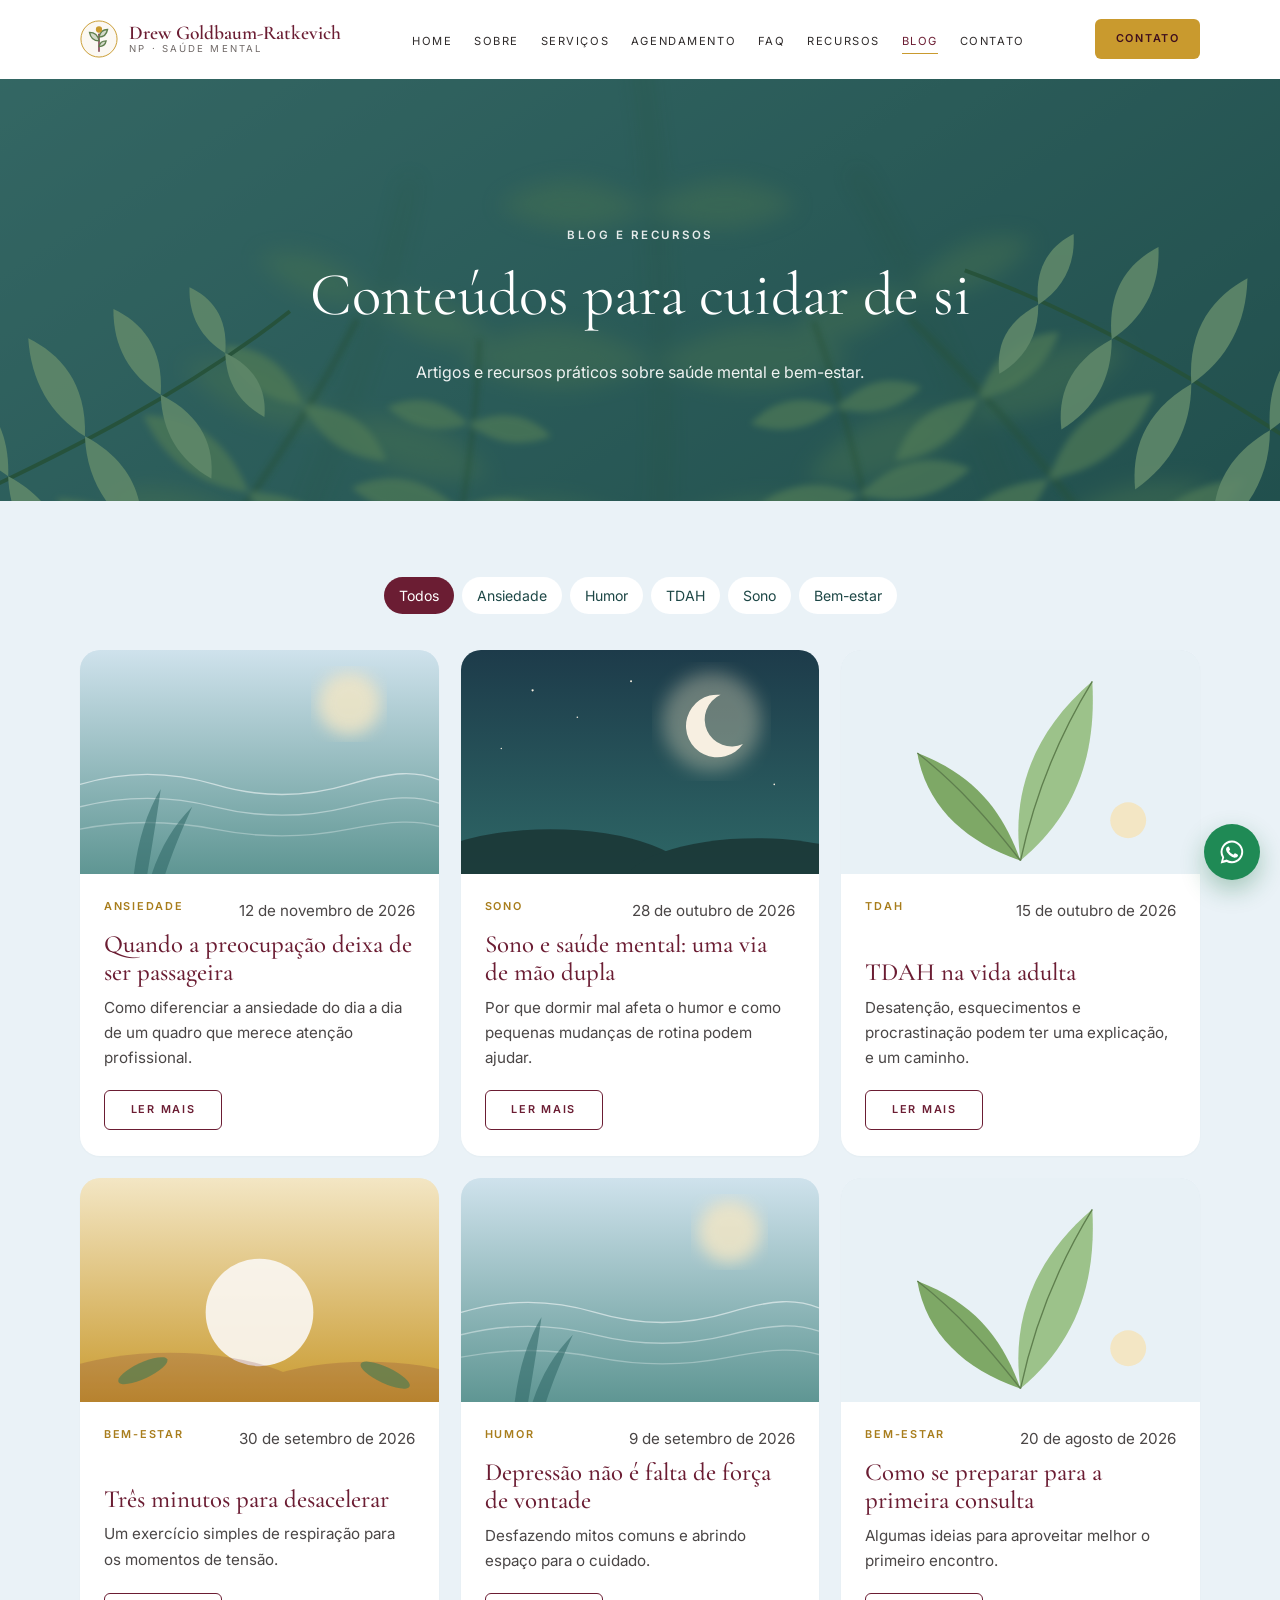
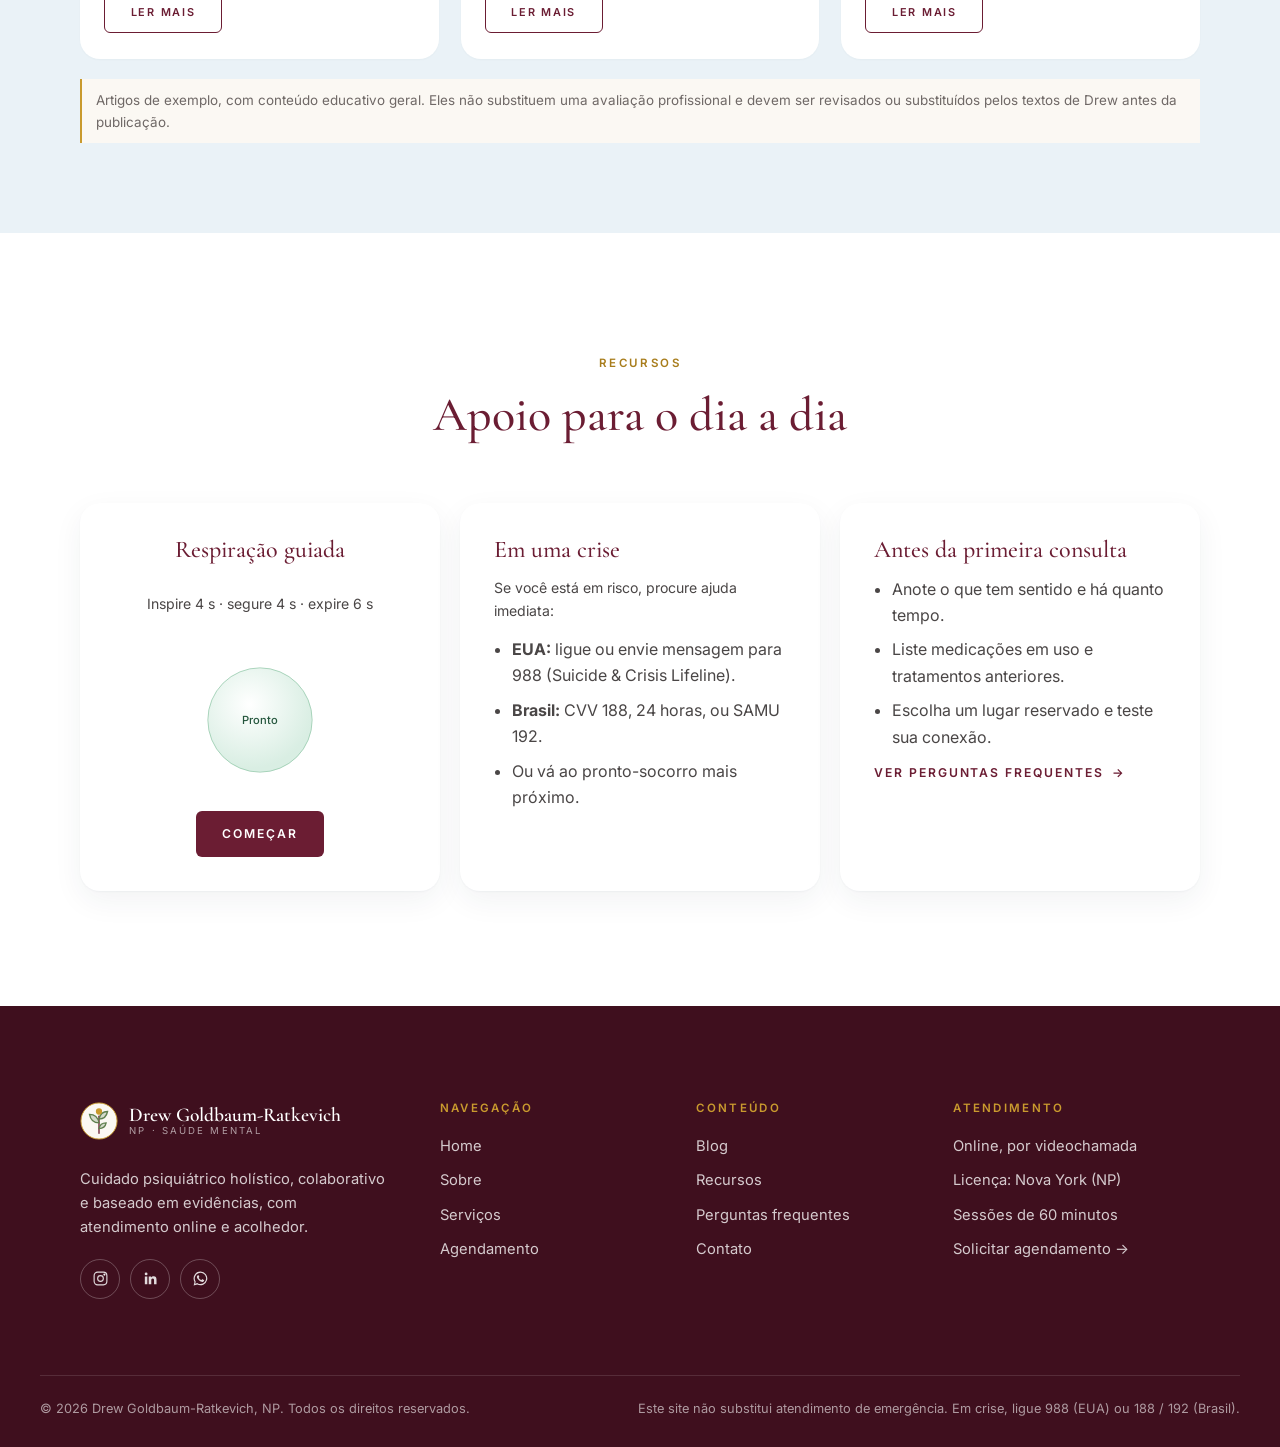
<file: blog.html>
<!DOCTYPE html>
<html lang="pt-BR">
<head>
  <meta charset="UTF-8">
  <meta name="viewport" content="width=device-width, initial-scale=1">
  <title>Blog e recursos | Drew Goldbaum-Ratkevich, NP</title>
  <meta name="description" content="Artigos e recursos sobre ansiedade, humor, TDAH, sono e bem-estar.">
  <meta name="theme-color" content="#6b1d33">
  <meta property="og:title" content="Blog e recursos | Drew Goldbaum-Ratkevich, NP">
  <meta property="og:description" content="Artigos e recursos sobre ansiedade, humor, TDAH, sono e bem-estar.">
  <meta property="og:image" content="assets/images/drew-retrato.jpg">
  <link rel="icon" href="assets/icons/favicon.svg" type="image/svg+xml">
  <link rel="preconnect" href="https://fonts.googleapis.com">
  <link rel="preconnect" href="https://fonts.gstatic.com" crossorigin>
  <link rel="stylesheet" href="https://fonts.googleapis.com/css2?family=Cormorant+Garamond:ital,wght@0,400;0,500;0,600;1,400;1,500&amp;family=Inter:wght@300;400;500;600&amp;display=swap">
  <link rel="stylesheet" href="css/style.css">
  <link rel="stylesheet" href="css/responsive.css">
</head>
<body>
  <a class="skip-link" href="#conteudo">Pular para o conteúdo</a>
  <header class="site-header">
    <div class="container header-inner">
      <a class="brand" href="index.html" aria-label="Drew Goldbaum-Ratkevich, NP, página inicial">
        <img src="assets/logo/logo.svg" alt="" width="38" height="38">
        <span class="brand-text"><span class="brand-name">Drew Goldbaum-Ratkevich</span><span class="brand-sub">NP · Saúde mental</span></span>
      </a>
      <nav class="main-nav" id="main-nav" aria-label="Navegação principal">
        <ul>
          <li><a href="index.html">Home</a></li>
          <li><a href="sobre.html">Sobre</a></li>
          <li><a href="servicos.html">Serviços</a></li>
          <li><a href="agendamento.html">Agendamento</a></li>
          <li><a href="faq.html">FAQ</a></li>
          <li><a href="blog.html#recursos">Recursos</a></li>
          <li><a href="blog.html">Blog</a></li>
          <li><a href="contato.html">Contato</a></li>
        </ul>
        <div class="nav-extra">
          <a class="btn btn--mustard" href="agendamento.html">Agendar consulta</a>
          <a class="btn btn--whatsapp" href="contato.html" data-whatsapp><svg viewBox="0 0 24 24" fill="currentColor" aria-hidden="true"><path d="M12 2.2a9.7 9.7 0 0 0-8.4 14.6L2.3 21.8l5.1-1.3A9.7 9.7 0 1 0 12 2.2Zm0 17.7c-1.5 0-3-.4-4.2-1.2l-.3-.2-3 .8.8-2.9-.2-.3A8 8 0 1 1 12 19.9Zm4.4-6c-.2-.1-1.4-.7-1.7-.8-.2-.1-.4-.1-.5.1l-.8.9c-.1.2-.3.2-.5.1a6.6 6.6 0 0 1-3.3-2.9c-.2-.4.2-.4.7-1.3.1-.1 0-.3 0-.4l-.8-1.8c-.2-.5-.4-.4-.5-.4h-.5a.9.9 0 0 0-.7.3 2.8 2.8 0 0 0-.9 2.1 4.9 4.9 0 0 0 1 2.6 11.2 11.2 0 0 0 4.3 3.8c1.6.7 2.2.7 3 .6a2.6 2.6 0 0 0 1.7-1.2 2.1 2.1 0 0 0 .2-1.2c-.1-.1-.2-.2-.5-.3Z"/></svg> WhatsApp</a>
        </div>
      </nav>
      <div class="header-actions">
        <a class="btn btn--mustard" href="contato.html">Contato</a>
        <button class="nav-toggle" type="button" aria-controls="main-nav" aria-expanded="false" aria-label="Abrir menu">
          <span></span><span></span><span></span>
        </button>
      </div>
    </div>
  </header>

  <main id="conteudo">

    <section class="page-banner" aria-labelledby="bl-title">
      <div class="container">
        <span class="eyebrow eyebrow--light">Blog e recursos</span>
        <h1 id="bl-title">Conteúdos para cuidar de si</h1>
        <p>Artigos e recursos práticos sobre saúde mental e bem-estar.</p>
      </div>
    </section>

    <section class="section--tight" aria-labelledby="posts-title">
      <div class="container">
        <h2 id="posts-title" class="visually-hidden">Artigos</h2>
        <div class="filter-bar" role="group" aria-label="Filtrar artigos por categoria">
          <button class="chip" type="button" data-filter="todos" aria-pressed="true">Todos</button>
          <button class="chip" type="button" data-filter="ansiedade" aria-pressed="false">Ansiedade</button>
          <button class="chip" type="button" data-filter="humor" aria-pressed="false">Humor</button>
          <button class="chip" type="button" data-filter="tdah" aria-pressed="false">TDAH</button>
          <button class="chip" type="button" data-filter="sono" aria-pressed="false">Sono</button>
          <button class="chip" type="button" data-filter="bem-estar" aria-pressed="false">Bem-estar</button>
        </div>
        <p class="visually-hidden" id="blog-status" role="status" aria-live="polite"></p>
        <div class="blog-grid" id="blog-grid">
          <article class="post-card reveal" data-category="ansiedade">
            <div class="post-cover"><img src="assets/images/capa-agua.svg" alt="" loading="lazy" width="800" height="500"></div>
            <div class="post-body">
              <p class="post-meta"><span class="service-tag">Ansiedade</span><time>12 de novembro de 2026</time></p>
              <h3>Quando a preocupação deixa de ser passageira</h3>
              <p>Como diferenciar a ansiedade do dia a dia de um quadro que merece atenção profissional.</p>
              <button class="btn btn--outline" type="button" data-article="ansiedade-sinais">Ler mais</button>
            </div>
          </article>
          <article class="post-card reveal" data-category="sono">
            <div class="post-cover"><img src="assets/images/capa-lua.svg" alt="" loading="lazy" width="800" height="500"></div>
            <div class="post-body">
              <p class="post-meta"><span class="service-tag">Sono</span><time>28 de outubro de 2026</time></p>
              <h3>Sono e saúde mental: uma via de mão dupla</h3>
              <p>Por que dormir mal afeta o humor e como pequenas mudanças de rotina podem ajudar.</p>
              <button class="btn btn--outline" type="button" data-article="sono">Ler mais</button>
            </div>
          </article>
          <article class="post-card reveal" data-category="tdah">
            <div class="post-cover"><img src="assets/images/capa-folha.svg" alt="" loading="lazy" width="800" height="500"></div>
            <div class="post-body">
              <p class="post-meta"><span class="service-tag">TDAH</span><time>15 de outubro de 2026</time></p>
              <h3>TDAH na vida adulta</h3>
              <p>Desatenção, esquecimentos e procrastinação podem ter uma explicação, e um caminho.</p>
              <button class="btn btn--outline" type="button" data-article="tdah-adultos">Ler mais</button>
            </div>
          </article>
          <article class="post-card reveal" data-category="bem-estar">
            <div class="post-cover"><img src="assets/images/capa-sol.svg" alt="" loading="lazy" width="800" height="500"></div>
            <div class="post-body">
              <p class="post-meta"><span class="service-tag">Bem-estar</span><time>30 de setembro de 2026</time></p>
              <h3>Três minutos para desacelerar</h3>
              <p>Um exercício simples de respiração para os momentos de tensão.</p>
              <button class="btn btn--outline" type="button" data-article="respiracao">Ler mais</button>
            </div>
          </article>
          <article class="post-card reveal" data-category="humor">
            <div class="post-cover"><img src="assets/images/capa-agua.svg" alt="" loading="lazy" width="800" height="500"></div>
            <div class="post-body">
              <p class="post-meta"><span class="service-tag">Humor</span><time>9 de setembro de 2026</time></p>
              <h3>Depressão não é falta de força de vontade</h3>
              <p>Desfazendo mitos comuns e abrindo espaço para o cuidado.</p>
              <button class="btn btn--outline" type="button" data-article="depressao-mitos">Ler mais</button>
            </div>
          </article>
          <article class="post-card reveal" data-category="bem-estar">
            <div class="post-cover"><img src="assets/images/capa-folha.svg" alt="" loading="lazy" width="800" height="500"></div>
            <div class="post-body">
              <p class="post-meta"><span class="service-tag">Bem-estar</span><time>20 de agosto de 2026</time></p>
              <h3>Como se preparar para a primeira consulta</h3>
              <p>Algumas ideias para aproveitar melhor o primeiro encontro.</p>
              <button class="btn btn--outline" type="button" data-article="primeira-consulta">Ler mais</button>
            </div>
          </article>
        </div>
        <p class="demo-note">Artigos de exemplo, com conteúdo educativo geral. Eles não substituem uma avaliação profissional e devem ser revisados ou substituídos pelos textos de Drew antes da publicação.</p>
      </div>
    </section>

    <section class="section section--white" id="recursos" aria-labelledby="rec-title">
      <div class="container">
        <div class="section-head center">
          <span class="eyebrow">Recursos</span>
          <h2 id="rec-title">Apoio para o dia a dia</h2>
        </div>
        <div class="resource-grid">
          <div class="card card--shadow breathing" aria-labelledby="br-title">
            <h3 id="br-title">Respiração guiada</h3>
            <p class="muted small">Inspire 4 s · segure 4 s · expire 6 s</p>
            <div class="breathing-circle" id="breath-circle" aria-hidden="true"><span id="breath-label">Pronto</span></div>
            <button class="btn btn--wine" type="button" id="breath-toggle" aria-pressed="false">Começar</button>
          </div>
          <div class="card card--shadow" aria-labelledby="crisis-title">
            <h3 id="crisis-title">Em uma crise</h3>
            <p class="muted small">Se você está em risco, procure ajuda imediata:</p>
            <ul>
              <li><strong>EUA:</strong> ligue ou envie mensagem para 988 (Suicide &amp; Crisis Lifeline).</li>
              <li><strong>Brasil:</strong> CVV 188, 24 horas, ou SAMU 192.</li>
              <li>Ou vá ao pronto-socorro mais próximo.</li>
            </ul>
          </div>
          <div class="card card--shadow" aria-labelledby="prep-title">
            <h3 id="prep-title">Antes da primeira consulta</h3>
            <ul>
              <li>Anote o que tem sentido e há quanto tempo.</li>
              <li>Liste medicações em uso e tratamentos anteriores.</li>
              <li>Escolha um lugar reservado e teste sua conexão.</li>
            </ul>
            <a class="text-link" href="faq.html">Ver perguntas frequentes</a>
          </div>
        </div>
      </div>
    </section>

    <div class="modal" id="article-modal" hidden role="dialog" aria-modal="true" aria-labelledby="article-title">
      <div class="modal-backdrop" data-close-modal></div>
      <article class="modal-dialog">
        <button class="modal-close" type="button" data-close-modal aria-label="Fechar artigo">×</button>
        <p class="eyebrow" id="article-meta"></p>
        <h2 id="article-title"></h2>
        <div class="article-content" id="article-body"></div>
        <div class="hero-actions mt-20">
          <a class="btn btn--mustard" href="agendamento.html">Agendar consulta</a>
          <button class="btn btn--outline" type="button" data-close-modal>Fechar</button>
        </div>
      </article>
    </div>

    <template id="artigo-ansiedade-sinais"><p>Sentir ansiedade diante de um desafio é natural. Ela nos prepara para agir. O sinal de alerta aparece quando a preocupação se torna constante, desproporcional e começa a atrapalhar o sono, o trabalho e as relações.</p><h3>Sinais que merecem atenção</h3><p>Tensão muscular frequente, irritabilidade, dificuldade de concentração, sensação de que algo ruim vai acontecer e evitar situações por medo são alguns exemplos.</p><h3>O que ajuda</h3><p>Uma avaliação cuidadosa permite entender o que está por trás dos sintomas e construir um plano com estratégias práticas de enfrentamento, psicoterapia e, quando indicado, medicação.</p></template>
    <template id="artigo-sono"><p>O sono e a saúde mental se influenciam o tempo todo: noites mal dormidas intensificam ansiedade e irritabilidade, e o sofrimento emocional, por sua vez, dificulta o descanso.</p><h3>Hábitos que favorecem o descanso</h3><p>Horários regulares, luz natural pela manhã, redução de telas antes de deitar e um ritual tranquilo de fim de dia costumam fazer diferença.</p><h3>Quando procurar ajuda</h3><p>Se a dificuldade para dormir persiste por semanas ou vem acompanhada de mudanças de humor, vale conversar com um profissional de saúde mental.</p></template>
    <template id="artigo-tdah-adultos"><p>O TDAH não termina na infância. Muitos adultos convivem com dificuldades de foco, organização e gestão do tempo sem saber que existe uma explicação para isso.</p><h3>Como é feita a avaliação</h3><p>A avaliação considera a história de vida, os sintomas atuais e o impacto deles no dia a dia, sempre com cuidado para diferenciar o TDAH de outras condições.</p><h3>Tratamento</h3><p>O cuidado pode combinar estratégias práticas de organização, psicoterapia e, quando indicado, acompanhamento medicamentoso.</p></template>
    <template id="artigo-respiracao"><p>A respiração é uma das ferramentas mais acessíveis para acalmar o corpo. Ao alongar a expiração, sinalizamos ao sistema nervoso que é seguro desacelerar.</p><h3>Experimente</h3><p>Inspire pelo nariz contando até quatro, segure por quatro e solte o ar devagar contando até seis. Repita por três minutos. Você encontra um guia interativo na seção de recursos desta página.</p></template>
    <template id="artigo-depressao-mitos"><p>A depressão é uma condição de saúde, não um sinal de fraqueza. Ela pode afetar a energia, o sono, o apetite, a concentração e a capacidade de sentir prazer.</p><h3>O primeiro passo</h3><p>Falar sobre o que você sente com alguém de confiança e buscar uma avaliação profissional são passos importantes. Existe tratamento, e ele é construído de acordo com cada pessoa.</p></template>
    <template id="artigo-primeira-consulta"><p>Não existe jeito certo de chegar à primeira consulta, mas algumas anotações podem ajudar.</p><h3>Vale anotar</h3><p>O que você tem sentido e há quanto tempo, medicações em uso, histórico de tratamentos anteriores e o que você espera do acompanhamento.</p><h3>Na sessão online</h3><p>Procure um lugar reservado, com boa conexão e fones de ouvido, para conversar com tranquilidade.</p></template>

  </main>

  <a class="whatsapp-float" href="contato.html" data-whatsapp aria-label="Conversar pelo WhatsApp"><svg viewBox="0 0 24 24" fill="currentColor" aria-hidden="true"><path d="M12 2.2a9.7 9.7 0 0 0-8.4 14.6L2.3 21.8l5.1-1.3A9.7 9.7 0 1 0 12 2.2Zm0 17.7c-1.5 0-3-.4-4.2-1.2l-.3-.2-3 .8.8-2.9-.2-.3A8 8 0 1 1 12 19.9Zm4.4-6c-.2-.1-1.4-.7-1.7-.8-.2-.1-.4-.1-.5.1l-.8.9c-.1.2-.3.2-.5.1a6.6 6.6 0 0 1-3.3-2.9c-.2-.4.2-.4.7-1.3.1-.1 0-.3 0-.4l-.8-1.8c-.2-.5-.4-.4-.5-.4h-.5a.9.9 0 0 0-.7.3 2.8 2.8 0 0 0-.9 2.1 4.9 4.9 0 0 0 1 2.6 11.2 11.2 0 0 0 4.3 3.8c1.6.7 2.2.7 3 .6a2.6 2.6 0 0 0 1.7-1.2 2.1 2.1 0 0 0 .2-1.2c-.1-.1-.2-.2-.5-.3Z"/></svg></a>

  <footer class="site-footer">
    <div class="container footer-grid">
      <div>
        <a class="brand" href="index.html" aria-label="Drew Goldbaum-Ratkevich, NP, página inicial">
        <img src="assets/logo/logo.svg" alt="" width="38" height="38">
        <span class="brand-text"><span class="brand-name">Drew Goldbaum-Ratkevich</span><span class="brand-sub">NP · Saúde mental</span></span>
      </a>
        <p class="footer-about">Cuidado psiquiátrico holístico, colaborativo e baseado em evidências, com atendimento online e acolhedor.</p>
        <div class="social">
          <a href="https://www.instagram.com/" target="_blank" rel="noopener" aria-label="Instagram (abre em nova aba)"><svg viewBox="0 0 24 24" fill="none" stroke="currentColor" stroke-width="1.6" aria-hidden="true"><rect x="3" y="3" width="18" height="18" rx="5"/><circle cx="12" cy="12" r="4"/><circle cx="17.5" cy="6.5" r=".8" fill="currentColor"/></svg></a>
          <a href="https://www.linkedin.com/" target="_blank" rel="noopener" aria-label="LinkedIn (abre em nova aba)"><svg viewBox="0 0 24 24" fill="currentColor" aria-hidden="true"><path d="M4 9h3.5v11H4V9Zm1.8-5.5a2 2 0 1 1 0 4 2 2 0 0 1 0-4ZM9.5 9h3.3v1.6c.5-.9 1.7-1.9 3.5-1.9 3.6 0 4.2 2.3 4.2 5.4V20H17v-5.2c0-1.3 0-2.9-1.8-2.9s-2.1 1.4-2.1 2.8V20H9.5V9Z"/></svg></a>
          <a href="contato.html" data-whatsapp aria-label="WhatsApp"><svg viewBox="0 0 24 24" fill="currentColor" aria-hidden="true"><path d="M12 2.2a9.7 9.7 0 0 0-8.4 14.6L2.3 21.8l5.1-1.3A9.7 9.7 0 1 0 12 2.2Zm0 17.7c-1.5 0-3-.4-4.2-1.2l-.3-.2-3 .8.8-2.9-.2-.3A8 8 0 1 1 12 19.9Zm4.4-6c-.2-.1-1.4-.7-1.7-.8-.2-.1-.4-.1-.5.1l-.8.9c-.1.2-.3.2-.5.1a6.6 6.6 0 0 1-3.3-2.9c-.2-.4.2-.4.7-1.3.1-.1 0-.3 0-.4l-.8-1.8c-.2-.5-.4-.4-.5-.4h-.5a.9.9 0 0 0-.7.3 2.8 2.8 0 0 0-.9 2.1 4.9 4.9 0 0 0 1 2.6 11.2 11.2 0 0 0 4.3 3.8c1.6.7 2.2.7 3 .6a2.6 2.6 0 0 0 1.7-1.2 2.1 2.1 0 0 0 .2-1.2c-.1-.1-.2-.2-.5-.3Z"/></svg></a>
        </div>
      </div>
      <nav aria-labelledby="f-nav">
        <h2 id="f-nav">Navegação</h2>
        <ul>
          <li><a href="index.html">Home</a></li>
          <li><a href="sobre.html">Sobre</a></li>
          <li><a href="servicos.html">Serviços</a></li>
          <li><a href="agendamento.html">Agendamento</a></li>
        </ul>
      </nav>
      <nav aria-labelledby="f-res">
        <h2 id="f-res">Conteúdo</h2>
        <ul>
          <li><a href="blog.html">Blog</a></li>
          <li><a href="blog.html#recursos">Recursos</a></li>
          <li><a href="faq.html">Perguntas frequentes</a></li>
          <li><a href="contato.html">Contato</a></li>
        </ul>
      </nav>
      <div>
        <h2>Atendimento</h2>
        <ul>
          <li>Online, por videochamada</li>
          <li>Licença: Nova York (NP)</li>
          <li>Sessões de 60 minutos</li>
          <li><a href="agendamento.html">Solicitar agendamento →</a></li>
        </ul>
      </div>
    </div>
    <div class="container footer-bottom">
      <p>© <span data-year></span> Drew Goldbaum-Ratkevich, NP. Todos os direitos reservados.</p>
      <p>Este site não substitui atendimento de emergência. Em crise, ligue 988 (EUA) ou 188 / 192 (Brasil).</p>
    </div>
  </footer>

  <script src="js/main.js"></script>
</body>
</html>
</file>
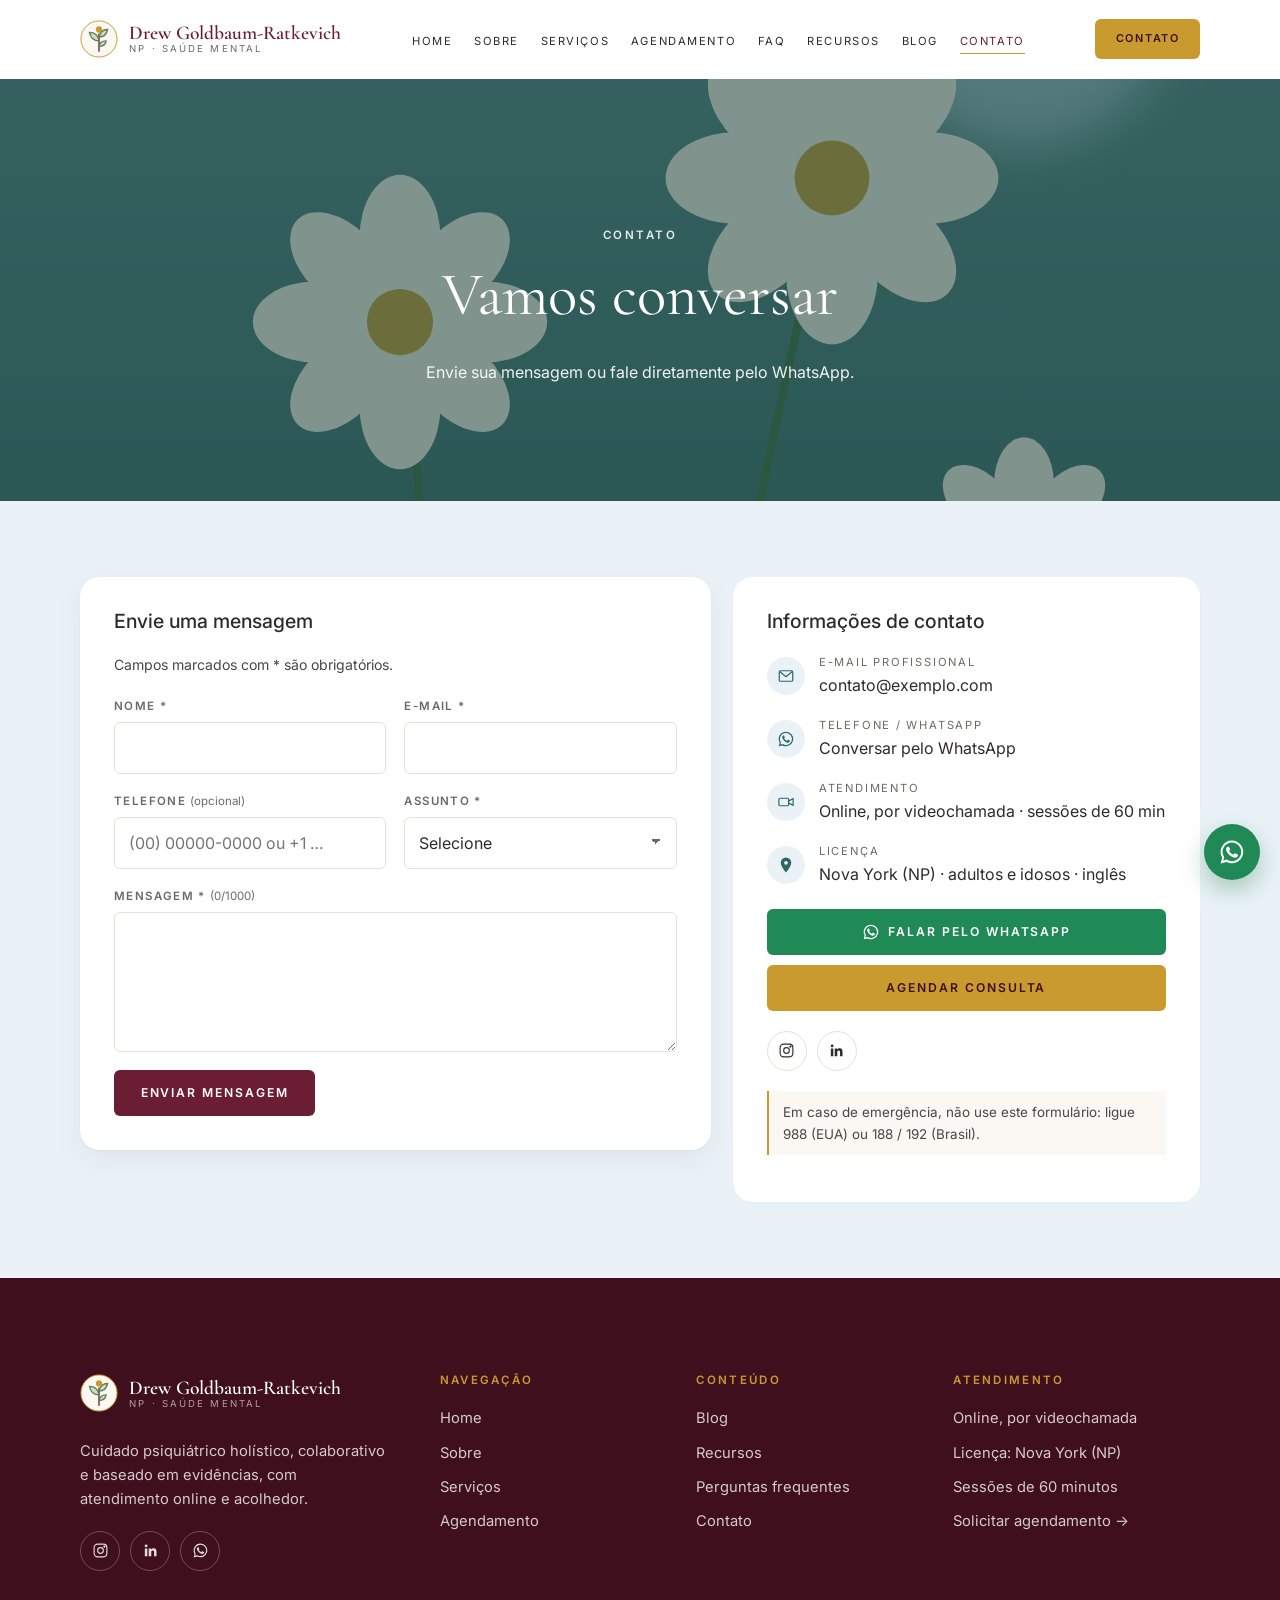
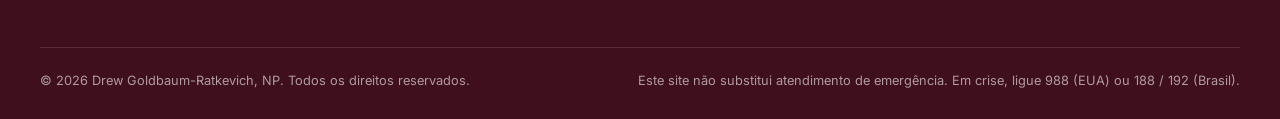
<file: contato.html>
<!DOCTYPE html>
<html lang="pt-BR">
<head>
  <meta charset="UTF-8">
  <meta name="viewport" content="width=device-width, initial-scale=1">
  <title>Contato | Drew Goldbaum-Ratkevich, NP</title>
  <meta name="description" content="Fale com Drew Goldbaum-Ratkevich, NP: formulário, e-mail, WhatsApp e redes sociais.">
  <meta name="theme-color" content="#6b1d33">
  <meta property="og:title" content="Contato | Drew Goldbaum-Ratkevich, NP">
  <meta property="og:description" content="Fale com Drew Goldbaum-Ratkevich, NP: formulário, e-mail, WhatsApp e redes sociais.">
  <meta property="og:image" content="assets/images/drew-retrato.jpg">
  <link rel="icon" href="assets/icons/favicon.svg" type="image/svg+xml">
  <link rel="preconnect" href="https://fonts.googleapis.com">
  <link rel="preconnect" href="https://fonts.gstatic.com" crossorigin>
  <link rel="stylesheet" href="https://fonts.googleapis.com/css2?family=Cormorant+Garamond:ital,wght@0,400;0,500;0,600;1,400;1,500&amp;family=Inter:wght@300;400;500;600&amp;display=swap">
  <link rel="stylesheet" href="css/style.css">
  <link rel="stylesheet" href="css/responsive.css">
</head>
<body>
  <a class="skip-link" href="#conteudo">Pular para o conteúdo</a>
  <header class="site-header">
    <div class="container header-inner">
      <a class="brand" href="index.html" aria-label="Drew Goldbaum-Ratkevich, NP, página inicial">
        <img src="assets/logo/logo.svg" alt="" width="38" height="38">
        <span class="brand-text"><span class="brand-name">Drew Goldbaum-Ratkevich</span><span class="brand-sub">NP · Saúde mental</span></span>
      </a>
      <nav class="main-nav" id="main-nav" aria-label="Navegação principal">
        <ul>
          <li><a href="index.html">Home</a></li>
          <li><a href="sobre.html">Sobre</a></li>
          <li><a href="servicos.html">Serviços</a></li>
          <li><a href="agendamento.html">Agendamento</a></li>
          <li><a href="faq.html">FAQ</a></li>
          <li><a href="blog.html#recursos">Recursos</a></li>
          <li><a href="blog.html">Blog</a></li>
          <li><a href="contato.html">Contato</a></li>
        </ul>
        <div class="nav-extra">
          <a class="btn btn--mustard" href="agendamento.html">Agendar consulta</a>
          <a class="btn btn--whatsapp" href="contato.html" data-whatsapp><svg viewBox="0 0 24 24" fill="currentColor" aria-hidden="true"><path d="M12 2.2a9.7 9.7 0 0 0-8.4 14.6L2.3 21.8l5.1-1.3A9.7 9.7 0 1 0 12 2.2Zm0 17.7c-1.5 0-3-.4-4.2-1.2l-.3-.2-3 .8.8-2.9-.2-.3A8 8 0 1 1 12 19.9Zm4.4-6c-.2-.1-1.4-.7-1.7-.8-.2-.1-.4-.1-.5.1l-.8.9c-.1.2-.3.2-.5.1a6.6 6.6 0 0 1-3.3-2.9c-.2-.4.2-.4.7-1.3.1-.1 0-.3 0-.4l-.8-1.8c-.2-.5-.4-.4-.5-.4h-.5a.9.9 0 0 0-.7.3 2.8 2.8 0 0 0-.9 2.1 4.9 4.9 0 0 0 1 2.6 11.2 11.2 0 0 0 4.3 3.8c1.6.7 2.2.7 3 .6a2.6 2.6 0 0 0 1.7-1.2 2.1 2.1 0 0 0 .2-1.2c-.1-.1-.2-.2-.5-.3Z"/></svg> WhatsApp</a>
        </div>
      </nav>
      <div class="header-actions">
        <a class="btn btn--mustard" href="contato.html">Contato</a>
        <button class="nav-toggle" type="button" aria-controls="main-nav" aria-expanded="false" aria-label="Abrir menu">
          <span></span><span></span><span></span>
        </button>
      </div>
    </div>
  </header>

  <main id="conteudo">

    <section class="page-banner page-banner--flores" aria-labelledby="ct-title">
      <div class="container">
        <span class="eyebrow eyebrow--light">Contato</span>
        <h1 id="ct-title">Vamos conversar</h1>
        <p>Envie sua mensagem ou fale diretamente pelo WhatsApp.</p>
      </div>
    </section>

    <section class="section--tight">
      <div class="container contact-layout">
        <div class="card card--shadow">
          <h2 class="card-title">Envie uma mensagem</h2>
          <p class="muted small">Campos marcados com * são obrigatórios.</p>
          <div class="alert alert--success" id="contact-success" hidden tabindex="-1" role="status"><svg viewBox="0 0 24 24" fill="none" stroke="currentColor" stroke-width="2" aria-hidden="true"><path d="m5 12.5 4.5 4.5L19 7.5"/></svg><span></span></div>
          <div class="alert alert--error" id="contact-error" hidden role="alert"><svg viewBox="0 0 24 24" fill="none" stroke="currentColor" stroke-width="1.6" aria-hidden="true"><circle cx="12" cy="12" r="9"/><path d="M12 11v5m0-8.5v.5"/></svg><span></span></div>
          <form id="contact-form" class="form-grid mt-20" novalidate>
            <div class="field">
              <label for="c-nome">Nome *</label>
              <input class="input" id="c-nome" name="nome" autocomplete="name" data-validate="required name">
              <span class="field-error" id="c-nome-err"></span>
            </div>
            <div class="field">
              <label for="c-email">E-mail *</label>
              <input class="input" id="c-email" name="email" type="email" autocomplete="email" data-validate="required email">
              <span class="field-error" id="c-email-err"></span>
            </div>
            <div class="field">
              <label for="c-tel">Telefone <span class="label-note">(opcional)</span></label>
              <input class="input" id="c-tel" name="telefone" type="tel" autocomplete="tel" placeholder="(00) 00000-0000 ou +1 …" data-mask="phone" data-validate="phone">
              <span class="field-error" id="c-tel-err"></span>
            </div>
            <div class="field">
              <label for="c-assunto">Assunto *</label>
              <select class="select" id="c-assunto" name="assunto" data-validate="required">
                <option value="">Selecione</option>
                <option>Primeira consulta</option>
                <option>Seguros e pagamento</option>
                <option>Remarcação ou cancelamento</option>
                <option>Outro assunto</option>
              </select>
              <span class="field-error" id="c-assunto-err"></span>
            </div>
            <div class="field span-2">
              <label for="c-message">Mensagem * <span class="label-note">(<span id="msg-count">0</span>/1000)</span></label>
              <textarea class="textarea" id="c-message" name="mensagem" maxlength="1000" data-validate="required min20"></textarea>
              <span class="field-error" id="c-msg-err"></span>
            </div>
            <div class="span-2">
              <button class="btn btn--wine" type="submit">Enviar mensagem</button>
            </div>
          </form>
        </div>

        <aside class="card" aria-labelledby="info-title">
          <h2 class="card-title" id="info-title">Informações de contato</h2>
          <ul class="contact-list">
            <li><span class="icon-bubble icon-bubble--soft"><svg viewBox="0 0 24 24" fill="none" stroke="currentColor" stroke-width="1.6" aria-hidden="true"><rect x="3" y="5" width="18" height="14" rx="1.5"/><path d="m3.5 6 8.5 7 8.5-7"/></svg></span><div><small>E-mail profissional</small><a href="contato.html#contact-form" data-email>contato@exemplo.com</a></div></li>
            <li><span class="icon-bubble icon-bubble--soft"><svg viewBox="0 0 24 24" fill="currentColor" aria-hidden="true"><path d="M12 2.2a9.7 9.7 0 0 0-8.4 14.6L2.3 21.8l5.1-1.3A9.7 9.7 0 1 0 12 2.2Zm0 17.7c-1.5 0-3-.4-4.2-1.2l-.3-.2-3 .8.8-2.9-.2-.3A8 8 0 1 1 12 19.9Zm4.4-6c-.2-.1-1.4-.7-1.7-.8-.2-.1-.4-.1-.5.1l-.8.9c-.1.2-.3.2-.5.1a6.6 6.6 0 0 1-3.3-2.9c-.2-.4.2-.4.7-1.3.1-.1 0-.3 0-.4l-.8-1.8c-.2-.5-.4-.4-.5-.4h-.5a.9.9 0 0 0-.7.3 2.8 2.8 0 0 0-.9 2.1 4.9 4.9 0 0 0 1 2.6 11.2 11.2 0 0 0 4.3 3.8c1.6.7 2.2.7 3 .6a2.6 2.6 0 0 0 1.7-1.2 2.1 2.1 0 0 0 .2-1.2c-.1-.1-.2-.2-.5-.3Z"/></svg></span><div><small>Telefone / WhatsApp</small><a href="contato.html" data-whatsapp>Conversar pelo WhatsApp</a></div></li>
            <li><span class="icon-bubble icon-bubble--soft"><svg viewBox="0 0 24 24" fill="none" stroke="currentColor" stroke-width="1.6" aria-hidden="true"><rect x="2.5" y="7" width="13" height="10" rx="1.5"/><path d="m15.5 10.5 6-3v9l-6-3"/></svg></span><div><small>Atendimento</small>Online, por videochamada · sessões de 60 min</div></li>
            <li><span class="icon-bubble icon-bubble--soft"><svg viewBox="0 0 24 24" fill="currentColor" aria-hidden="true"><path d="M12 2a7 7 0 0 0-7 7c0 5.2 7 13 7 13s7-7.8 7-13a7 7 0 0 0-7-7Zm0 9.5A2.5 2.5 0 1 1 12 6.5a2.5 2.5 0 0 1 0 5Z"/></svg></span><div><small>Licença</small>Nova York (NP) · adultos e idosos · inglês</div></li>
          </ul>
          <div class="contact-actions">
            <a class="btn btn--whatsapp btn--block" href="contato.html" data-whatsapp><svg viewBox="0 0 24 24" fill="currentColor" aria-hidden="true"><path d="M12 2.2a9.7 9.7 0 0 0-8.4 14.6L2.3 21.8l5.1-1.3A9.7 9.7 0 1 0 12 2.2Zm0 17.7c-1.5 0-3-.4-4.2-1.2l-.3-.2-3 .8.8-2.9-.2-.3A8 8 0 1 1 12 19.9Zm4.4-6c-.2-.1-1.4-.7-1.7-.8-.2-.1-.4-.1-.5.1l-.8.9c-.1.2-.3.2-.5.1a6.6 6.6 0 0 1-3.3-2.9c-.2-.4.2-.4.7-1.3.1-.1 0-.3 0-.4l-.8-1.8c-.2-.5-.4-.4-.5-.4h-.5a.9.9 0 0 0-.7.3 2.8 2.8 0 0 0-.9 2.1 4.9 4.9 0 0 0 1 2.6 11.2 11.2 0 0 0 4.3 3.8c1.6.7 2.2.7 3 .6a2.6 2.6 0 0 0 1.7-1.2 2.1 2.1 0 0 0 .2-1.2c-.1-.1-.2-.2-.5-.3Z"/></svg> Falar pelo WhatsApp</a>
            <a class="btn btn--mustard btn--block" href="agendamento.html">Agendar consulta</a>
          </div>
          <div class="social" aria-label="Redes sociais">
            <a href="https://www.instagram.com/" target="_blank" rel="noopener" aria-label="Instagram (abre em nova aba)"><svg viewBox="0 0 24 24" fill="none" stroke="currentColor" stroke-width="1.6" aria-hidden="true"><rect x="3" y="3" width="18" height="18" rx="5"/><circle cx="12" cy="12" r="4"/><circle cx="17.5" cy="6.5" r=".8" fill="currentColor"/></svg></a>
            <a href="https://www.linkedin.com/" target="_blank" rel="noopener" aria-label="LinkedIn (abre em nova aba)"><svg viewBox="0 0 24 24" fill="currentColor" aria-hidden="true"><path d="M4 9h3.5v11H4V9Zm1.8-5.5a2 2 0 1 1 0 4 2 2 0 0 1 0-4ZM9.5 9h3.3v1.6c.5-.9 1.7-1.9 3.5-1.9 3.6 0 4.2 2.3 4.2 5.4V20H17v-5.2c0-1.3 0-2.9-1.8-2.9s-2.1 1.4-2.1 2.8V20H9.5V9Z"/></svg></a>
          </div>
          <p class="demo-note">Em caso de emergência, não use este formulário: ligue 988 (EUA) ou 188 / 192 (Brasil).</p>
        </aside>
      </div>
    </section>

  </main>

  <a class="whatsapp-float" href="contato.html" data-whatsapp aria-label="Conversar pelo WhatsApp"><svg viewBox="0 0 24 24" fill="currentColor" aria-hidden="true"><path d="M12 2.2a9.7 9.7 0 0 0-8.4 14.6L2.3 21.8l5.1-1.3A9.7 9.7 0 1 0 12 2.2Zm0 17.7c-1.5 0-3-.4-4.2-1.2l-.3-.2-3 .8.8-2.9-.2-.3A8 8 0 1 1 12 19.9Zm4.4-6c-.2-.1-1.4-.7-1.7-.8-.2-.1-.4-.1-.5.1l-.8.9c-.1.2-.3.2-.5.1a6.6 6.6 0 0 1-3.3-2.9c-.2-.4.2-.4.7-1.3.1-.1 0-.3 0-.4l-.8-1.8c-.2-.5-.4-.4-.5-.4h-.5a.9.9 0 0 0-.7.3 2.8 2.8 0 0 0-.9 2.1 4.9 4.9 0 0 0 1 2.6 11.2 11.2 0 0 0 4.3 3.8c1.6.7 2.2.7 3 .6a2.6 2.6 0 0 0 1.7-1.2 2.1 2.1 0 0 0 .2-1.2c-.1-.1-.2-.2-.5-.3Z"/></svg></a>

  <footer class="site-footer">
    <div class="container footer-grid">
      <div>
        <a class="brand" href="index.html" aria-label="Drew Goldbaum-Ratkevich, NP, página inicial">
        <img src="assets/logo/logo.svg" alt="" width="38" height="38">
        <span class="brand-text"><span class="brand-name">Drew Goldbaum-Ratkevich</span><span class="brand-sub">NP · Saúde mental</span></span>
      </a>
        <p class="footer-about">Cuidado psiquiátrico holístico, colaborativo e baseado em evidências, com atendimento online e acolhedor.</p>
        <div class="social">
          <a href="https://www.instagram.com/" target="_blank" rel="noopener" aria-label="Instagram (abre em nova aba)"><svg viewBox="0 0 24 24" fill="none" stroke="currentColor" stroke-width="1.6" aria-hidden="true"><rect x="3" y="3" width="18" height="18" rx="5"/><circle cx="12" cy="12" r="4"/><circle cx="17.5" cy="6.5" r=".8" fill="currentColor"/></svg></a>
          <a href="https://www.linkedin.com/" target="_blank" rel="noopener" aria-label="LinkedIn (abre em nova aba)"><svg viewBox="0 0 24 24" fill="currentColor" aria-hidden="true"><path d="M4 9h3.5v11H4V9Zm1.8-5.5a2 2 0 1 1 0 4 2 2 0 0 1 0-4ZM9.5 9h3.3v1.6c.5-.9 1.7-1.9 3.5-1.9 3.6 0 4.2 2.3 4.2 5.4V20H17v-5.2c0-1.3 0-2.9-1.8-2.9s-2.1 1.4-2.1 2.8V20H9.5V9Z"/></svg></a>
          <a href="contato.html" data-whatsapp aria-label="WhatsApp"><svg viewBox="0 0 24 24" fill="currentColor" aria-hidden="true"><path d="M12 2.2a9.7 9.7 0 0 0-8.4 14.6L2.3 21.8l5.1-1.3A9.7 9.7 0 1 0 12 2.2Zm0 17.7c-1.5 0-3-.4-4.2-1.2l-.3-.2-3 .8.8-2.9-.2-.3A8 8 0 1 1 12 19.9Zm4.4-6c-.2-.1-1.4-.7-1.7-.8-.2-.1-.4-.1-.5.1l-.8.9c-.1.2-.3.2-.5.1a6.6 6.6 0 0 1-3.3-2.9c-.2-.4.2-.4.7-1.3.1-.1 0-.3 0-.4l-.8-1.8c-.2-.5-.4-.4-.5-.4h-.5a.9.9 0 0 0-.7.3 2.8 2.8 0 0 0-.9 2.1 4.9 4.9 0 0 0 1 2.6 11.2 11.2 0 0 0 4.3 3.8c1.6.7 2.2.7 3 .6a2.6 2.6 0 0 0 1.7-1.2 2.1 2.1 0 0 0 .2-1.2c-.1-.1-.2-.2-.5-.3Z"/></svg></a>
        </div>
      </div>
      <nav aria-labelledby="f-nav">
        <h2 id="f-nav">Navegação</h2>
        <ul>
          <li><a href="index.html">Home</a></li>
          <li><a href="sobre.html">Sobre</a></li>
          <li><a href="servicos.html">Serviços</a></li>
          <li><a href="agendamento.html">Agendamento</a></li>
        </ul>
      </nav>
      <nav aria-labelledby="f-res">
        <h2 id="f-res">Conteúdo</h2>
        <ul>
          <li><a href="blog.html">Blog</a></li>
          <li><a href="blog.html#recursos">Recursos</a></li>
          <li><a href="faq.html">Perguntas frequentes</a></li>
          <li><a href="contato.html">Contato</a></li>
        </ul>
      </nav>
      <div>
        <h2>Atendimento</h2>
        <ul>
          <li>Online, por videochamada</li>
          <li>Licença: Nova York (NP)</li>
          <li>Sessões de 60 minutos</li>
          <li><a href="agendamento.html">Solicitar agendamento →</a></li>
        </ul>
      </div>
    </div>
    <div class="container footer-bottom">
      <p>© <span data-year></span> Drew Goldbaum-Ratkevich, NP. Todos os direitos reservados.</p>
      <p>Este site não substitui atendimento de emergência. Em crise, ligue 988 (EUA) ou 188 / 192 (Brasil).</p>
    </div>
  </footer>

  <script src="js/main.js"></script>
  <script src="js/contato.js"></script>
</body>
</html>
</file>
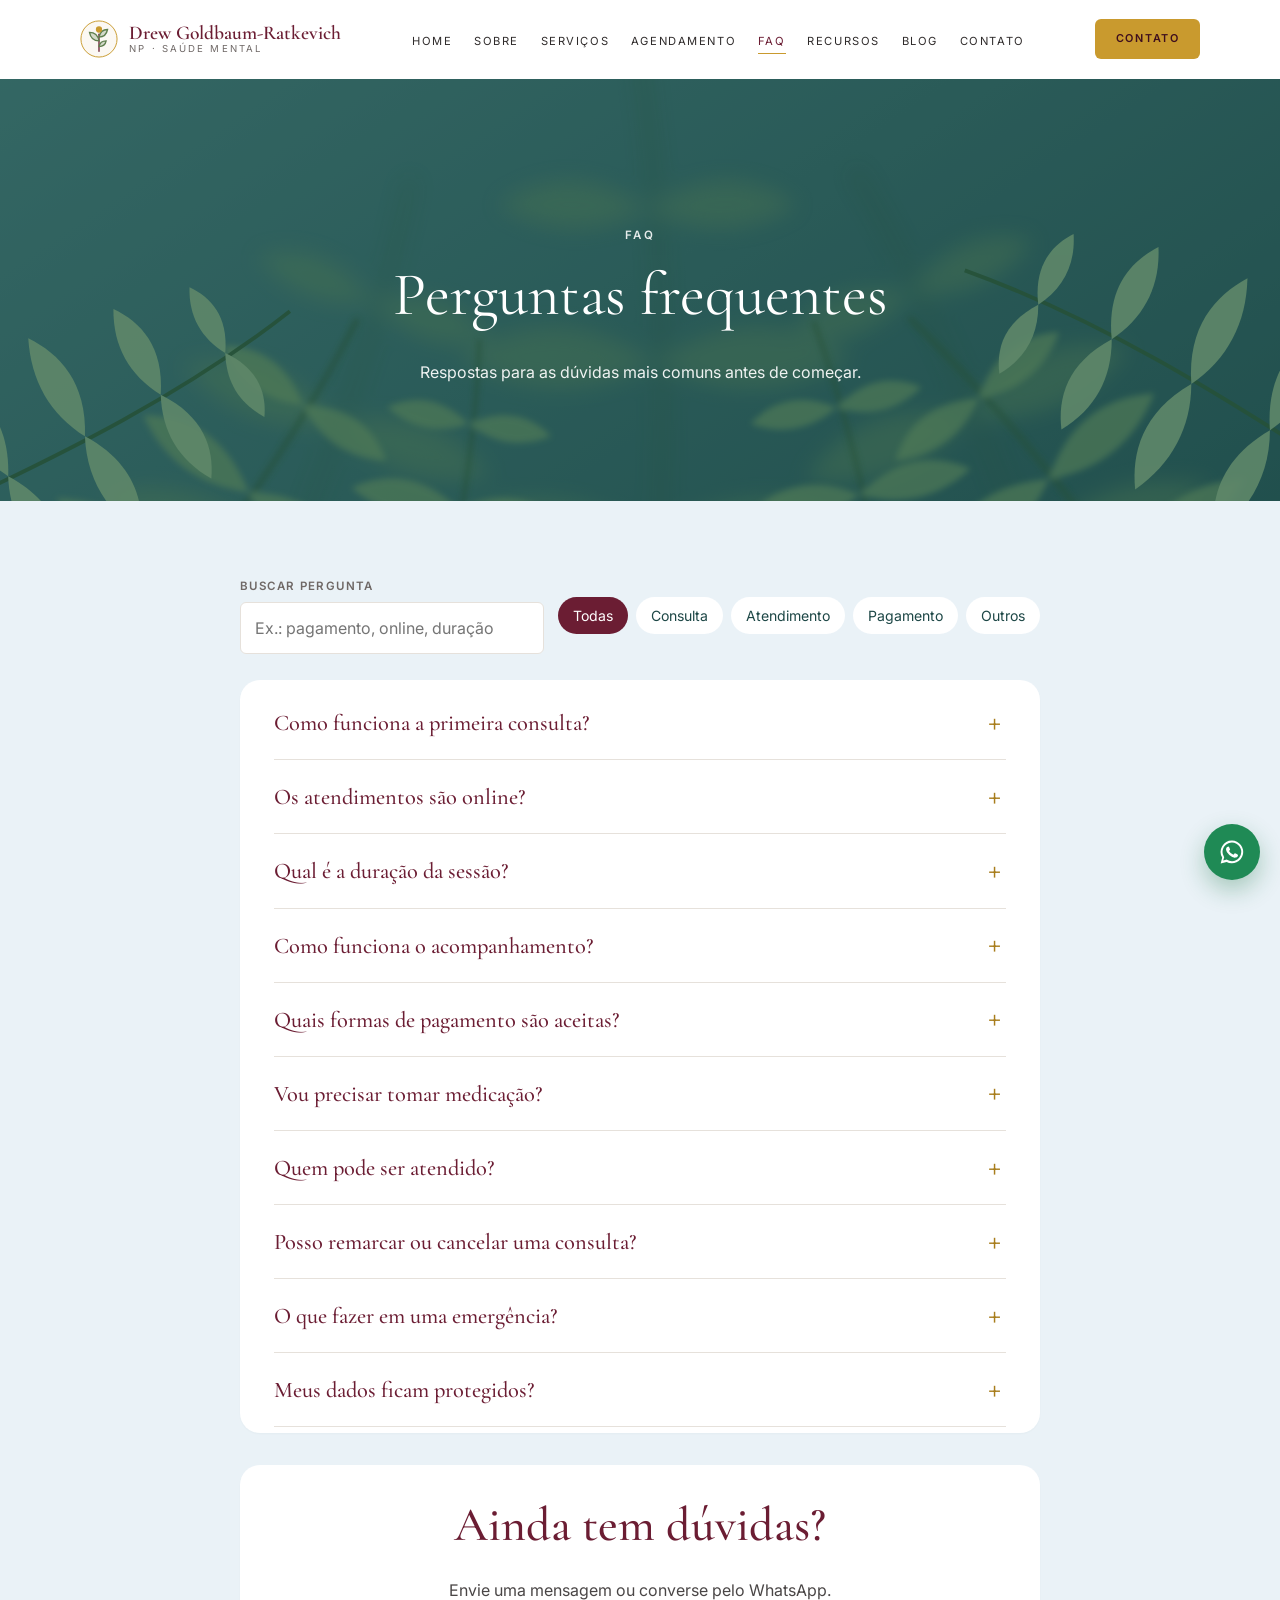
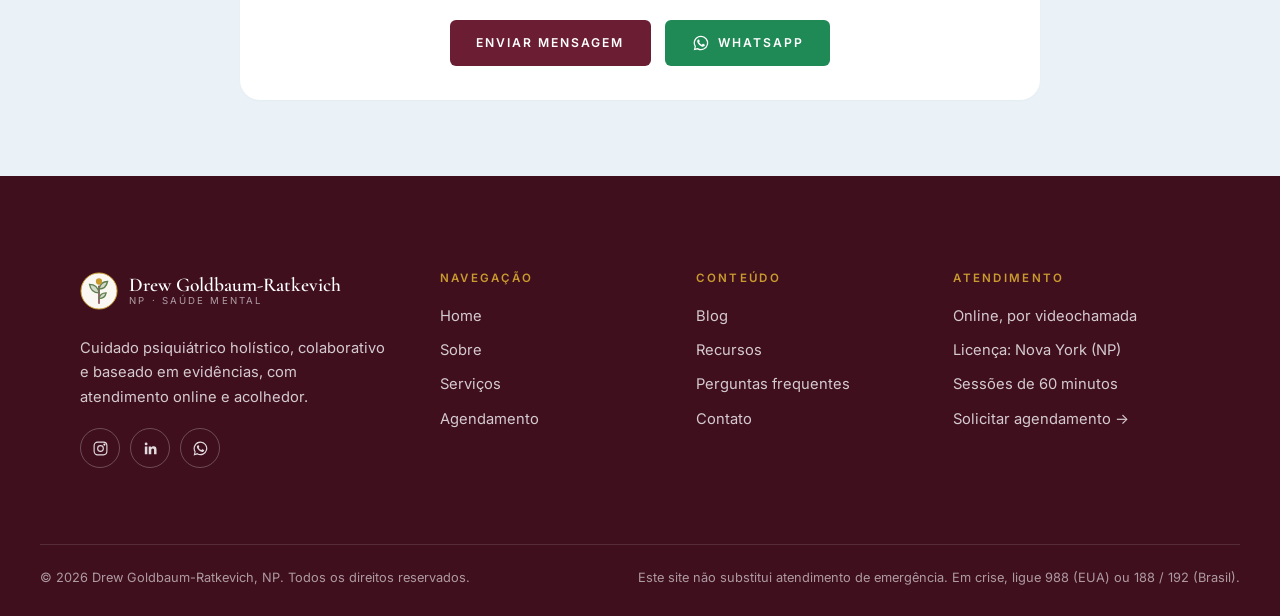
<file: faq.html>
<!DOCTYPE html>
<html lang="pt-BR">
<head>
  <meta charset="UTF-8">
  <meta name="viewport" content="width=device-width, initial-scale=1">
  <title>Perguntas frequentes | Drew Goldbaum-Ratkevich, NP</title>
  <meta name="description" content="Primeira consulta, atendimento online, duração, acompanhamento e formas de pagamento.">
  <meta name="theme-color" content="#6b1d33">
  <meta property="og:title" content="Perguntas frequentes | Drew Goldbaum-Ratkevich, NP">
  <meta property="og:description" content="Primeira consulta, atendimento online, duração, acompanhamento e formas de pagamento.">
  <meta property="og:image" content="assets/images/drew-retrato.jpg">
  <link rel="icon" href="assets/icons/favicon.svg" type="image/svg+xml">
  <link rel="preconnect" href="https://fonts.googleapis.com">
  <link rel="preconnect" href="https://fonts.gstatic.com" crossorigin>
  <link rel="stylesheet" href="https://fonts.googleapis.com/css2?family=Cormorant+Garamond:ital,wght@0,400;0,500;0,600;1,400;1,500&amp;family=Inter:wght@300;400;500;600&amp;display=swap">
  <link rel="stylesheet" href="css/style.css">
  <link rel="stylesheet" href="css/responsive.css">
</head>
<body>
  <a class="skip-link" href="#conteudo">Pular para o conteúdo</a>
  <header class="site-header">
    <div class="container header-inner">
      <a class="brand" href="index.html" aria-label="Drew Goldbaum-Ratkevich, NP, página inicial">
        <img src="assets/logo/logo.svg" alt="" width="38" height="38">
        <span class="brand-text"><span class="brand-name">Drew Goldbaum-Ratkevich</span><span class="brand-sub">NP · Saúde mental</span></span>
      </a>
      <nav class="main-nav" id="main-nav" aria-label="Navegação principal">
        <ul>
          <li><a href="index.html">Home</a></li>
          <li><a href="sobre.html">Sobre</a></li>
          <li><a href="servicos.html">Serviços</a></li>
          <li><a href="agendamento.html">Agendamento</a></li>
          <li><a href="faq.html">FAQ</a></li>
          <li><a href="blog.html#recursos">Recursos</a></li>
          <li><a href="blog.html">Blog</a></li>
          <li><a href="contato.html">Contato</a></li>
        </ul>
        <div class="nav-extra">
          <a class="btn btn--mustard" href="agendamento.html">Agendar consulta</a>
          <a class="btn btn--whatsapp" href="contato.html" data-whatsapp><svg viewBox="0 0 24 24" fill="currentColor" aria-hidden="true"><path d="M12 2.2a9.7 9.7 0 0 0-8.4 14.6L2.3 21.8l5.1-1.3A9.7 9.7 0 1 0 12 2.2Zm0 17.7c-1.5 0-3-.4-4.2-1.2l-.3-.2-3 .8.8-2.9-.2-.3A8 8 0 1 1 12 19.9Zm4.4-6c-.2-.1-1.4-.7-1.7-.8-.2-.1-.4-.1-.5.1l-.8.9c-.1.2-.3.2-.5.1a6.6 6.6 0 0 1-3.3-2.9c-.2-.4.2-.4.7-1.3.1-.1 0-.3 0-.4l-.8-1.8c-.2-.5-.4-.4-.5-.4h-.5a.9.9 0 0 0-.7.3 2.8 2.8 0 0 0-.9 2.1 4.9 4.9 0 0 0 1 2.6 11.2 11.2 0 0 0 4.3 3.8c1.6.7 2.2.7 3 .6a2.6 2.6 0 0 0 1.7-1.2 2.1 2.1 0 0 0 .2-1.2c-.1-.1-.2-.2-.5-.3Z"/></svg> WhatsApp</a>
        </div>
      </nav>
      <div class="header-actions">
        <a class="btn btn--mustard" href="contato.html">Contato</a>
        <button class="nav-toggle" type="button" aria-controls="main-nav" aria-expanded="false" aria-label="Abrir menu">
          <span></span><span></span><span></span>
        </button>
      </div>
    </div>
  </header>

  <main id="conteudo">

    <section class="page-banner" aria-labelledby="fq-title">
      <div class="container">
        <span class="eyebrow eyebrow--light">FAQ</span>
        <h1 id="fq-title">Perguntas frequentes</h1>
        <p>Respostas para as dúvidas mais comuns antes de começar.</p>
      </div>
    </section>

    <section class="section--tight">
      <div class="container container--narrow">
        <div class="faq-tools">
          <div class="field">
            <label for="faq-search">Buscar pergunta</label>
            <input class="input" id="faq-search" type="search" placeholder="Ex.: pagamento, online, duração">
          </div>
          <div class="chips" role="group" aria-label="Filtrar por tema">
            <button class="chip" type="button" data-filter="todas" aria-pressed="true">Todas</button>
            <button class="chip" type="button" data-filter="consulta" aria-pressed="false">Consulta</button>
            <button class="chip" type="button" data-filter="atendimento" aria-pressed="false">Atendimento</button>
            <button class="chip" type="button" data-filter="pagamento" aria-pressed="false">Pagamento</button>
            <button class="chip" type="button" data-filter="outros" aria-pressed="false">Outros</button>
          </div>
        </div>
        <p class="visually-hidden" id="faq-status" role="status" aria-live="polite"></p>
        <div class="faq">
          <div class="faq-item" id="primeira-consulta" data-category="consulta">
            <h2 class="faq-heading"><button class="faq-question" type="button" aria-expanded="false" aria-controls="primeira-consulta-a">Como funciona a primeira consulta?</button></h2>
            <div class="faq-answer" id="primeira-consulta-a" role="region" aria-label="Como funciona a primeira consulta?" hidden><div><p>A primeira consulta é uma avaliação psiquiátrica completa, com duração de 60 minutos. Drew vai conhecer sua história, seus sintomas e seus objetivos. Ao final, vocês definem juntos os próximos passos do cuidado, que podem incluir acompanhamento medicamentoso, psicoterapia breve e estratégias práticas de enfrentamento.</p></div></div>
          </div>
          <div class="faq-item" id="online" data-category="atendimento">
            <h2 class="faq-heading"><button class="faq-question" type="button" aria-expanded="false" aria-controls="online-a">Os atendimentos são online?</button></h2>
            <div class="faq-answer" id="online-a" role="region" aria-label="Os atendimentos são online?" hidden><div><p>Sim. Os atendimentos são realizados online, por videochamada. Como a licença de Drew é do estado de Nova York, confirme no primeiro contato se o atendimento é possível a partir do local onde você está.</p></div></div>
          </div>
          <div class="faq-item" id="duracao" data-category="consulta">
            <h2 class="faq-heading"><button class="faq-question" type="button" aria-expanded="false" aria-controls="duracao-a">Qual é a duração da sessão?</button></h2>
            <div class="faq-answer" id="duracao-a" role="region" aria-label="Qual é a duração da sessão?" hidden><div><p>As sessões têm duração de 60 minutos.</p></div></div>
          </div>
          <div class="faq-item" id="acompanhamento" data-category="atendimento">
            <h2 class="faq-heading"><button class="faq-question" type="button" aria-expanded="false" aria-controls="acompanhamento-a">Como funciona o acompanhamento?</button></h2>
            <div class="faq-answer" id="acompanhamento-a" role="region" aria-label="Como funciona o acompanhamento?" hidden><div><p>Depois da avaliação inicial, as consultas de acompanhamento servem para observar a evolução, ajustar o tratamento e, quando houver medicação, acompanhar os efeitos com atenção. A frequência é definida em conjunto, de acordo com suas necessidades.</p></div></div>
          </div>
          <div class="faq-item" id="pagamento" data-category="pagamento">
            <h2 class="faq-heading"><button class="faq-question" type="button" aria-expanded="false" aria-controls="pagamento-a">Quais formas de pagamento são aceitas?</button></h2>
            <div class="faq-answer" id="pagamento-a" role="region" aria-label="Quais formas de pagamento são aceitas?" hidden><div><p>Drew aceita os planos Aetna, Anthem Blue Cross and Blue Shield, Carelon Behavioral Health, Cigna, Curative, Oscar, Oxford, Providence Health Plan e United Healthcare. A cobertura depende do seu plano. Informações sobre pagamento particular e outras formas de pagamento são passadas diretamente no primeiro contato.</p></div></div>
          </div>
          <div class="faq-item" id="medicacao" data-category="atendimento">
            <h2 class="faq-heading"><button class="faq-question" type="button" aria-expanded="false" aria-controls="medicacao-a">Vou precisar tomar medicação?</button></h2>
            <div class="faq-answer" id="medicacao-a" role="region" aria-label="Vou precisar tomar medicação?" hidden><div><p>Não necessariamente. A gestão de medicação é uma das formas de cuidado oferecidas, mas a indicação depende da avaliação e é sempre uma decisão compartilhada, explicada com clareza.</p></div></div>
          </div>
          <div class="faq-item" id="idades" data-category="atendimento">
            <h2 class="faq-heading"><button class="faq-question" type="button" aria-expanded="false" aria-controls="idades-a">Quem pode ser atendido?</button></h2>
            <div class="faq-answer" id="idades-a" role="region" aria-label="Quem pode ser atendido?" hidden><div><p>O atendimento é voltado para adultos e idosos, em inglês.</p></div></div>
          </div>
          <div class="faq-item" id="remarcar" data-category="consulta">
            <h2 class="faq-heading"><button class="faq-question" type="button" aria-expanded="false" aria-controls="remarcar-a">Posso remarcar ou cancelar uma consulta?</button></h2>
            <div class="faq-answer" id="remarcar-a" role="region" aria-label="Posso remarcar ou cancelar uma consulta?" hidden><div><p>Sim. A política de remarcação e cancelamento é informada na confirmação da consulta. Se precisar mudar algo, entre em contato o quanto antes pelo formulário ou pelo WhatsApp.</p></div></div>
          </div>
          <div class="faq-item" id="emergencia" data-category="outros">
            <h2 class="faq-heading"><button class="faq-question" type="button" aria-expanded="false" aria-controls="emergencia-a">O que fazer em uma emergência?</button></h2>
            <div class="faq-answer" id="emergencia-a" role="region" aria-label="O que fazer em uma emergência?" hidden><div><p>Este site e os agendamentos não são serviços de emergência. Em caso de crise, procure o pronto-socorro mais próximo. Nos EUA, ligue ou envie mensagem para <strong>988</strong>; no Brasil, ligue <strong>188</strong> (CVV) ou <strong>192</strong> (SAMU).</p></div></div>
          </div>
          <div class="faq-item" id="privacidade" data-category="outros">
            <h2 class="faq-heading"><button class="faq-question" type="button" aria-expanded="false" aria-controls="privacidade-a">Meus dados ficam protegidos?</button></h2>
            <div class="faq-answer" id="privacidade-a" role="region" aria-label="Meus dados ficam protegidos?" hidden><div><p>Sim. O que é conversado nas consultas é protegido pelo sigilo profissional. Os formulários deste site pedem apenas as informações necessárias para o contato.</p></div></div>
          </div>
          <p class="faq-empty" id="faq-empty" hidden>Nenhuma pergunta encontrada. <a class="link-underline" href="contato.html">Envie sua dúvida</a>.</p>
        </div>
        <div class="card mt-32 center">
          <h2>Ainda tem dúvidas?</h2>
          <p class="muted">Envie uma mensagem ou converse pelo WhatsApp.</p>
          <div class="hero-actions">
            <a class="btn btn--wine" href="contato.html">Enviar mensagem</a>
            <a class="btn btn--whatsapp" href="contato.html" data-whatsapp><svg viewBox="0 0 24 24" fill="currentColor" aria-hidden="true"><path d="M12 2.2a9.7 9.7 0 0 0-8.4 14.6L2.3 21.8l5.1-1.3A9.7 9.7 0 1 0 12 2.2Zm0 17.7c-1.5 0-3-.4-4.2-1.2l-.3-.2-3 .8.8-2.9-.2-.3A8 8 0 1 1 12 19.9Zm4.4-6c-.2-.1-1.4-.7-1.7-.8-.2-.1-.4-.1-.5.1l-.8.9c-.1.2-.3.2-.5.1a6.6 6.6 0 0 1-3.3-2.9c-.2-.4.2-.4.7-1.3.1-.1 0-.3 0-.4l-.8-1.8c-.2-.5-.4-.4-.5-.4h-.5a.9.9 0 0 0-.7.3 2.8 2.8 0 0 0-.9 2.1 4.9 4.9 0 0 0 1 2.6 11.2 11.2 0 0 0 4.3 3.8c1.6.7 2.2.7 3 .6a2.6 2.6 0 0 0 1.7-1.2 2.1 2.1 0 0 0 .2-1.2c-.1-.1-.2-.2-.5-.3Z"/></svg> WhatsApp</a>
          </div>
        </div>
      </div>
    </section>

  </main>

  <a class="whatsapp-float" href="contato.html" data-whatsapp aria-label="Conversar pelo WhatsApp"><svg viewBox="0 0 24 24" fill="currentColor" aria-hidden="true"><path d="M12 2.2a9.7 9.7 0 0 0-8.4 14.6L2.3 21.8l5.1-1.3A9.7 9.7 0 1 0 12 2.2Zm0 17.7c-1.5 0-3-.4-4.2-1.2l-.3-.2-3 .8.8-2.9-.2-.3A8 8 0 1 1 12 19.9Zm4.4-6c-.2-.1-1.4-.7-1.7-.8-.2-.1-.4-.1-.5.1l-.8.9c-.1.2-.3.2-.5.1a6.6 6.6 0 0 1-3.3-2.9c-.2-.4.2-.4.7-1.3.1-.1 0-.3 0-.4l-.8-1.8c-.2-.5-.4-.4-.5-.4h-.5a.9.9 0 0 0-.7.3 2.8 2.8 0 0 0-.9 2.1 4.9 4.9 0 0 0 1 2.6 11.2 11.2 0 0 0 4.3 3.8c1.6.7 2.2.7 3 .6a2.6 2.6 0 0 0 1.7-1.2 2.1 2.1 0 0 0 .2-1.2c-.1-.1-.2-.2-.5-.3Z"/></svg></a>

  <footer class="site-footer">
    <div class="container footer-grid">
      <div>
        <a class="brand" href="index.html" aria-label="Drew Goldbaum-Ratkevich, NP, página inicial">
        <img src="assets/logo/logo.svg" alt="" width="38" height="38">
        <span class="brand-text"><span class="brand-name">Drew Goldbaum-Ratkevich</span><span class="brand-sub">NP · Saúde mental</span></span>
      </a>
        <p class="footer-about">Cuidado psiquiátrico holístico, colaborativo e baseado em evidências, com atendimento online e acolhedor.</p>
        <div class="social">
          <a href="https://www.instagram.com/" target="_blank" rel="noopener" aria-label="Instagram (abre em nova aba)"><svg viewBox="0 0 24 24" fill="none" stroke="currentColor" stroke-width="1.6" aria-hidden="true"><rect x="3" y="3" width="18" height="18" rx="5"/><circle cx="12" cy="12" r="4"/><circle cx="17.5" cy="6.5" r=".8" fill="currentColor"/></svg></a>
          <a href="https://www.linkedin.com/" target="_blank" rel="noopener" aria-label="LinkedIn (abre em nova aba)"><svg viewBox="0 0 24 24" fill="currentColor" aria-hidden="true"><path d="M4 9h3.5v11H4V9Zm1.8-5.5a2 2 0 1 1 0 4 2 2 0 0 1 0-4ZM9.5 9h3.3v1.6c.5-.9 1.7-1.9 3.5-1.9 3.6 0 4.2 2.3 4.2 5.4V20H17v-5.2c0-1.3 0-2.9-1.8-2.9s-2.1 1.4-2.1 2.8V20H9.5V9Z"/></svg></a>
          <a href="contato.html" data-whatsapp aria-label="WhatsApp"><svg viewBox="0 0 24 24" fill="currentColor" aria-hidden="true"><path d="M12 2.2a9.7 9.7 0 0 0-8.4 14.6L2.3 21.8l5.1-1.3A9.7 9.7 0 1 0 12 2.2Zm0 17.7c-1.5 0-3-.4-4.2-1.2l-.3-.2-3 .8.8-2.9-.2-.3A8 8 0 1 1 12 19.9Zm4.4-6c-.2-.1-1.4-.7-1.7-.8-.2-.1-.4-.1-.5.1l-.8.9c-.1.2-.3.2-.5.1a6.6 6.6 0 0 1-3.3-2.9c-.2-.4.2-.4.7-1.3.1-.1 0-.3 0-.4l-.8-1.8c-.2-.5-.4-.4-.5-.4h-.5a.9.9 0 0 0-.7.3 2.8 2.8 0 0 0-.9 2.1 4.9 4.9 0 0 0 1 2.6 11.2 11.2 0 0 0 4.3 3.8c1.6.7 2.2.7 3 .6a2.6 2.6 0 0 0 1.7-1.2 2.1 2.1 0 0 0 .2-1.2c-.1-.1-.2-.2-.5-.3Z"/></svg></a>
        </div>
      </div>
      <nav aria-labelledby="f-nav">
        <h2 id="f-nav">Navegação</h2>
        <ul>
          <li><a href="index.html">Home</a></li>
          <li><a href="sobre.html">Sobre</a></li>
          <li><a href="servicos.html">Serviços</a></li>
          <li><a href="agendamento.html">Agendamento</a></li>
        </ul>
      </nav>
      <nav aria-labelledby="f-res">
        <h2 id="f-res">Conteúdo</h2>
        <ul>
          <li><a href="blog.html">Blog</a></li>
          <li><a href="blog.html#recursos">Recursos</a></li>
          <li><a href="faq.html">Perguntas frequentes</a></li>
          <li><a href="contato.html">Contato</a></li>
        </ul>
      </nav>
      <div>
        <h2>Atendimento</h2>
        <ul>
          <li>Online, por videochamada</li>
          <li>Licença: Nova York (NP)</li>
          <li>Sessões de 60 minutos</li>
          <li><a href="agendamento.html">Solicitar agendamento →</a></li>
        </ul>
      </div>
    </div>
    <div class="container footer-bottom">
      <p>© <span data-year></span> Drew Goldbaum-Ratkevich, NP. Todos os direitos reservados.</p>
      <p>Este site não substitui atendimento de emergência. Em crise, ligue 988 (EUA) ou 188 / 192 (Brasil).</p>
    </div>
  </footer>

  <script src="js/main.js"></script>
  <script src="js/faq.js"></script>
</body>
</html>
</file>
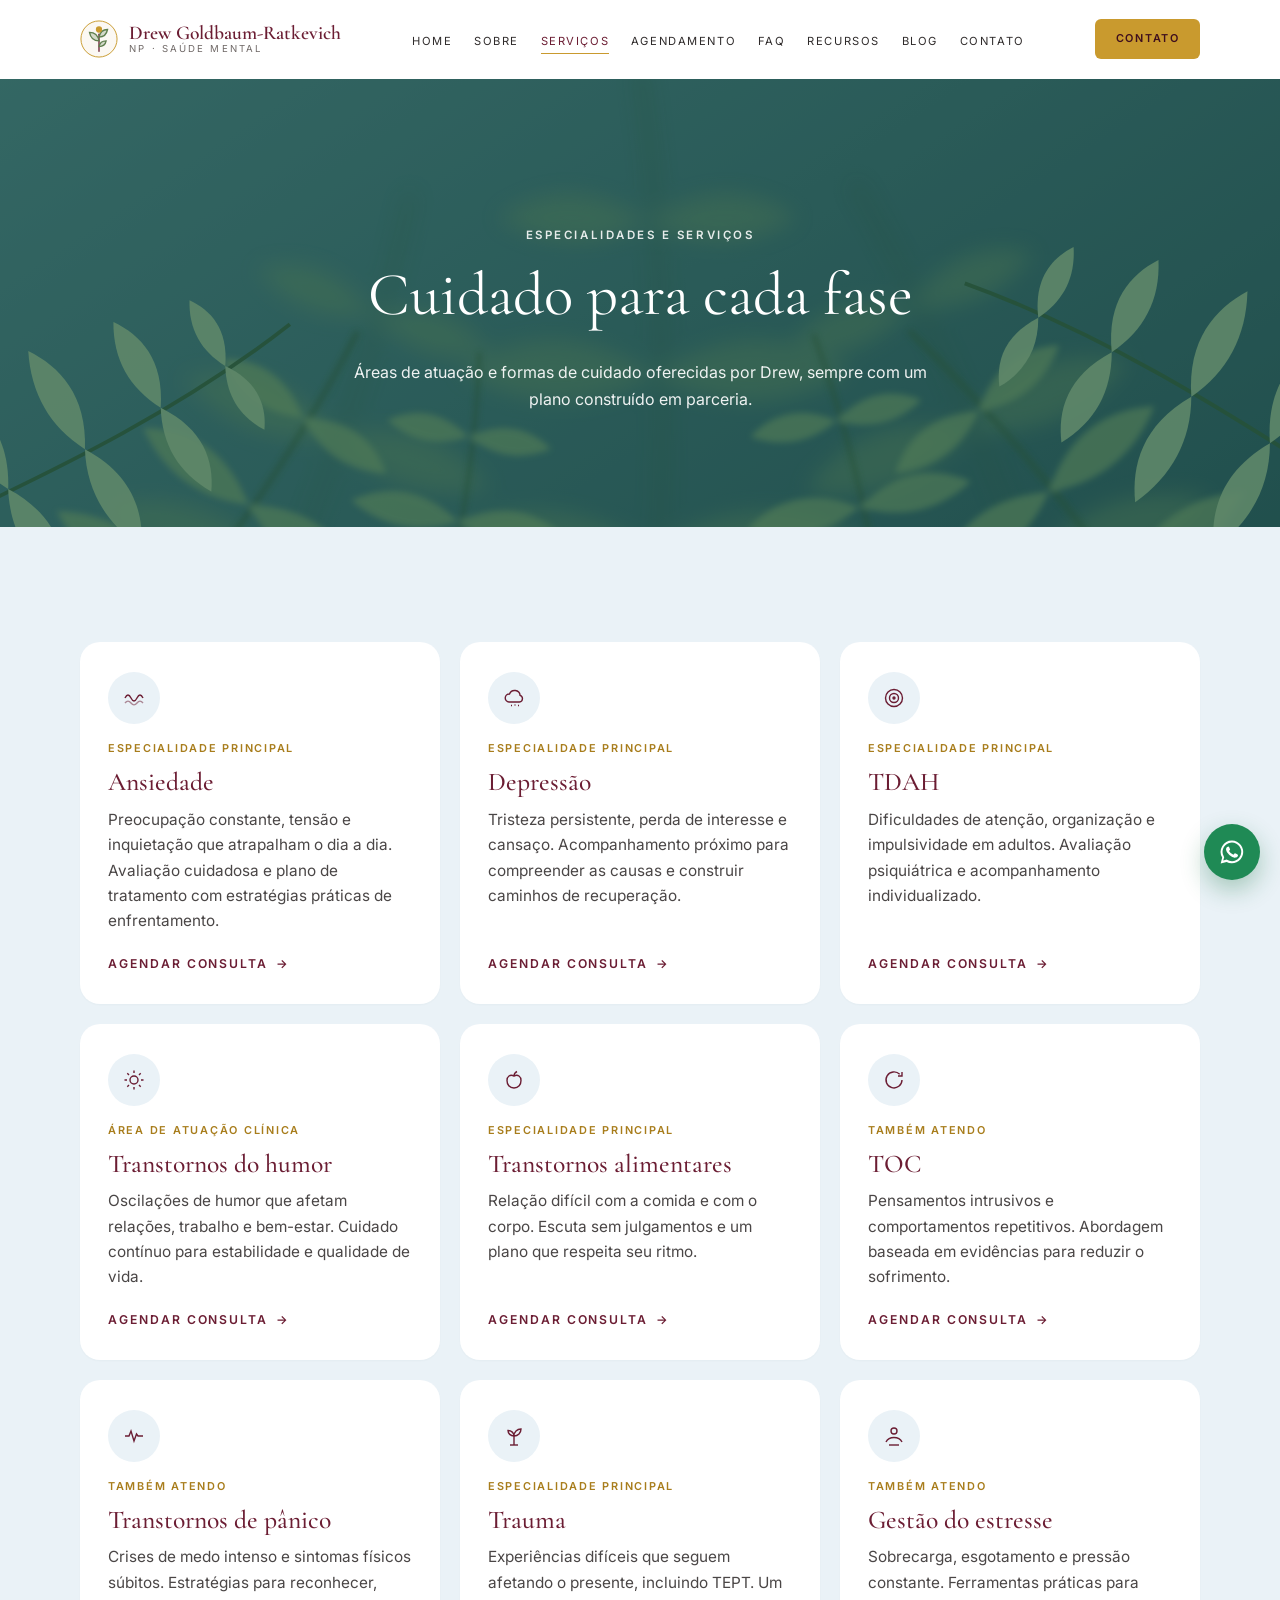
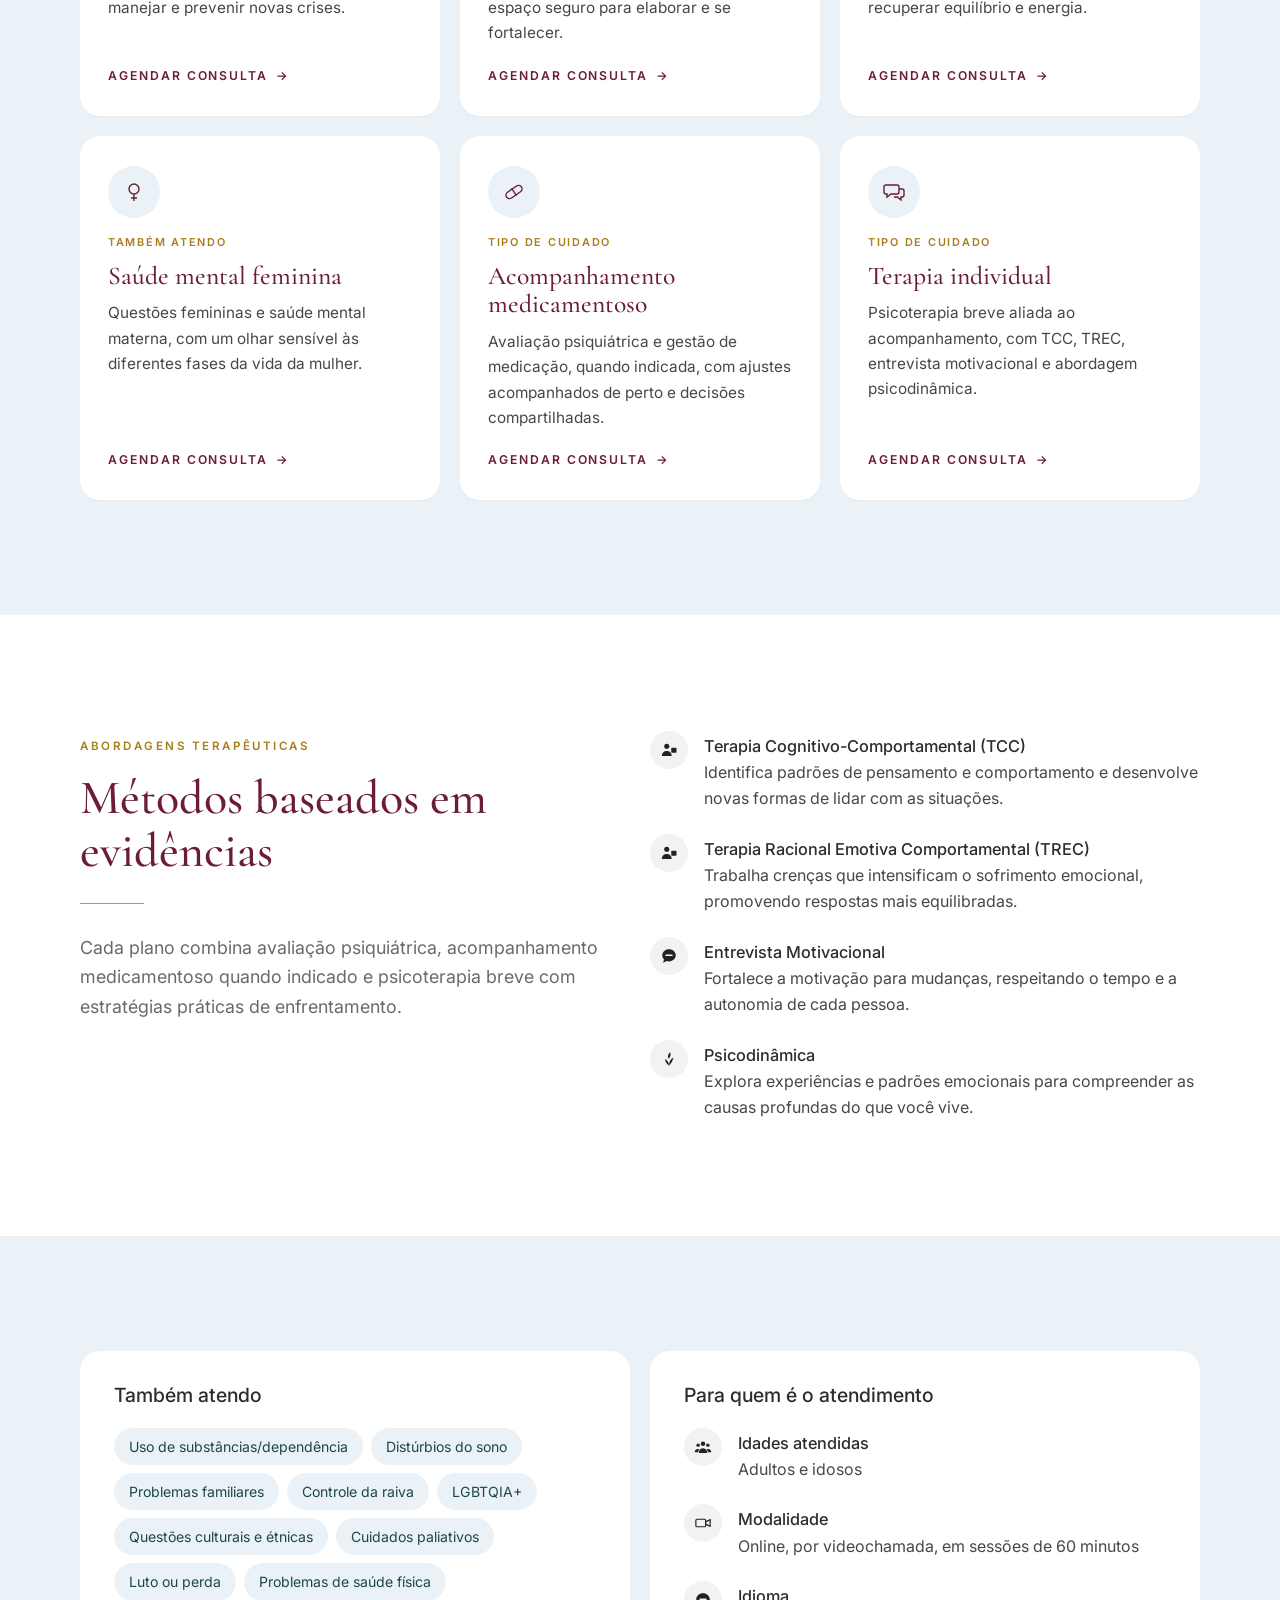
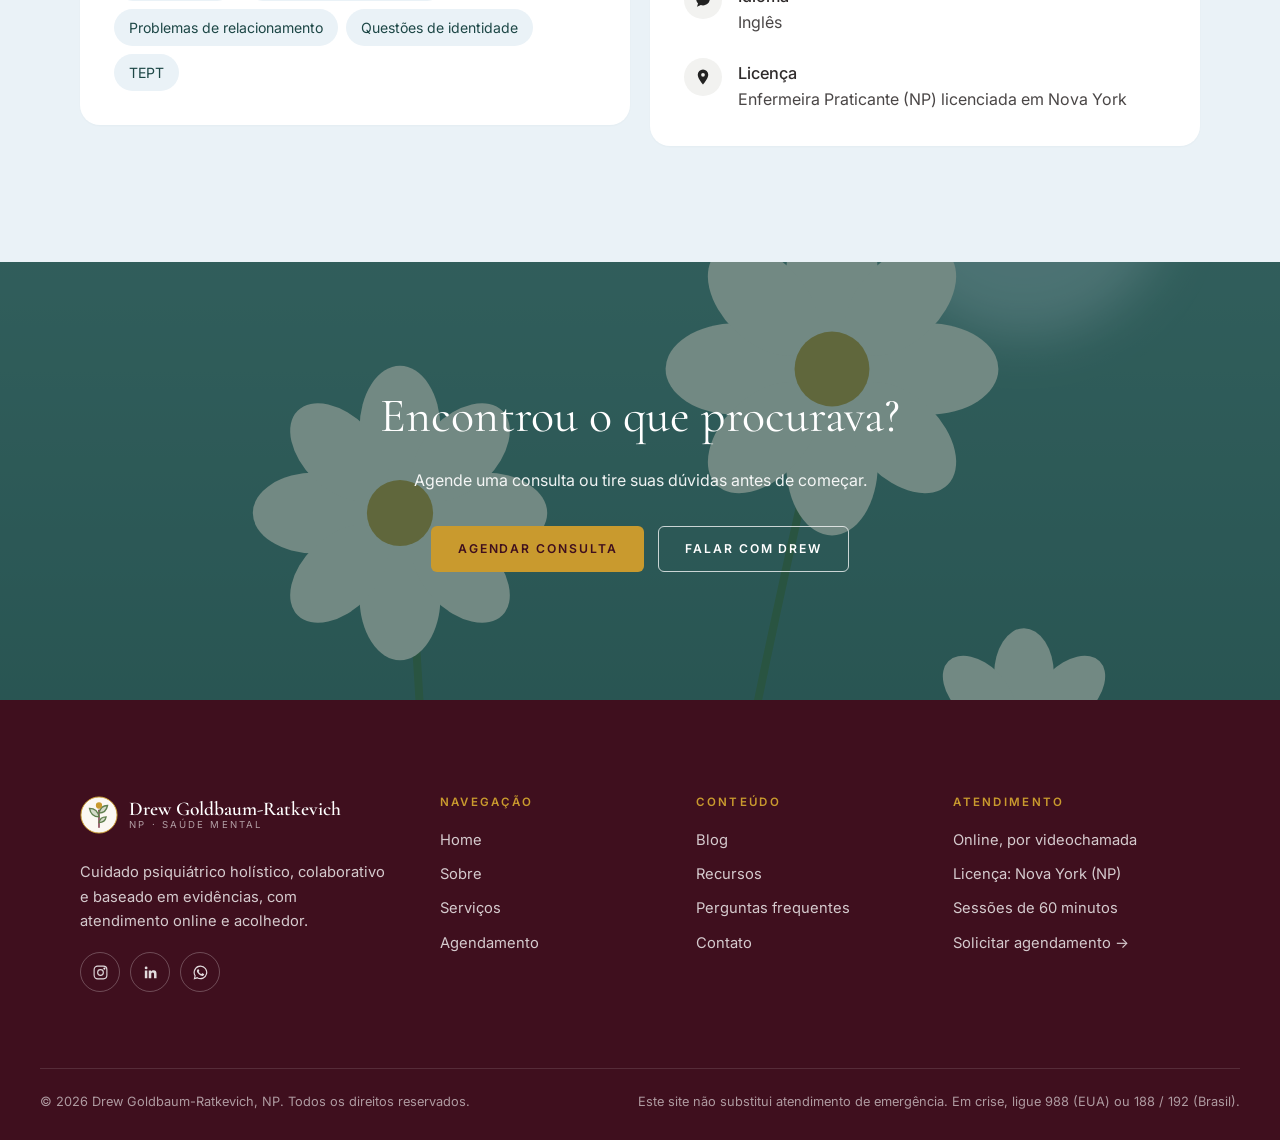
<file: servicos.html>
<!DOCTYPE html>
<html lang="pt-BR">
<head>
  <meta charset="UTF-8">
  <meta name="viewport" content="width=device-width, initial-scale=1">
  <title>Especialidades e serviços | Drew Goldbaum-Ratkevich, NP</title>
  <meta name="description" content="Ansiedade, depressão, TDAH, transtornos do humor e alimentares, TOC, pânico, trauma, acompanhamento medicamentoso e terapia individual.">
  <meta name="theme-color" content="#6b1d33">
  <meta property="og:title" content="Especialidades e serviços | Drew Goldbaum-Ratkevich, NP">
  <meta property="og:description" content="Ansiedade, depressão, TDAH, transtornos do humor e alimentares, TOC, pânico, trauma, acompanhamento medicamentoso e terapia individual.">
  <meta property="og:image" content="assets/images/drew-retrato.jpg">
  <link rel="icon" href="assets/icons/favicon.svg" type="image/svg+xml">
  <link rel="preconnect" href="https://fonts.googleapis.com">
  <link rel="preconnect" href="https://fonts.gstatic.com" crossorigin>
  <link rel="stylesheet" href="https://fonts.googleapis.com/css2?family=Cormorant+Garamond:ital,wght@0,400;0,500;0,600;1,400;1,500&amp;family=Inter:wght@300;400;500;600&amp;display=swap">
  <link rel="stylesheet" href="css/style.css">
  <link rel="stylesheet" href="css/responsive.css">
</head>
<body>
  <a class="skip-link" href="#conteudo">Pular para o conteúdo</a>
  <header class="site-header">
    <div class="container header-inner">
      <a class="brand" href="index.html" aria-label="Drew Goldbaum-Ratkevich, NP, página inicial">
        <img src="assets/logo/logo.svg" alt="" width="38" height="38">
        <span class="brand-text"><span class="brand-name">Drew Goldbaum-Ratkevich</span><span class="brand-sub">NP · Saúde mental</span></span>
      </a>
      <nav class="main-nav" id="main-nav" aria-label="Navegação principal">
        <ul>
          <li><a href="index.html">Home</a></li>
          <li><a href="sobre.html">Sobre</a></li>
          <li><a href="servicos.html">Serviços</a></li>
          <li><a href="agendamento.html">Agendamento</a></li>
          <li><a href="faq.html">FAQ</a></li>
          <li><a href="blog.html#recursos">Recursos</a></li>
          <li><a href="blog.html">Blog</a></li>
          <li><a href="contato.html">Contato</a></li>
        </ul>
        <div class="nav-extra">
          <a class="btn btn--mustard" href="agendamento.html">Agendar consulta</a>
          <a class="btn btn--whatsapp" href="contato.html" data-whatsapp><svg viewBox="0 0 24 24" fill="currentColor" aria-hidden="true"><path d="M12 2.2a9.7 9.7 0 0 0-8.4 14.6L2.3 21.8l5.1-1.3A9.7 9.7 0 1 0 12 2.2Zm0 17.7c-1.5 0-3-.4-4.2-1.2l-.3-.2-3 .8.8-2.9-.2-.3A8 8 0 1 1 12 19.9Zm4.4-6c-.2-.1-1.4-.7-1.7-.8-.2-.1-.4-.1-.5.1l-.8.9c-.1.2-.3.2-.5.1a6.6 6.6 0 0 1-3.3-2.9c-.2-.4.2-.4.7-1.3.1-.1 0-.3 0-.4l-.8-1.8c-.2-.5-.4-.4-.5-.4h-.5a.9.9 0 0 0-.7.3 2.8 2.8 0 0 0-.9 2.1 4.9 4.9 0 0 0 1 2.6 11.2 11.2 0 0 0 4.3 3.8c1.6.7 2.2.7 3 .6a2.6 2.6 0 0 0 1.7-1.2 2.1 2.1 0 0 0 .2-1.2c-.1-.1-.2-.2-.5-.3Z"/></svg> WhatsApp</a>
        </div>
      </nav>
      <div class="header-actions">
        <a class="btn btn--mustard" href="contato.html">Contato</a>
        <button class="nav-toggle" type="button" aria-controls="main-nav" aria-expanded="false" aria-label="Abrir menu">
          <span></span><span></span><span></span>
        </button>
      </div>
    </div>
  </header>

  <main id="conteudo">

    <section class="page-banner" aria-labelledby="sv-title">
      <div class="container">
        <span class="eyebrow eyebrow--light">Especialidades e serviços</span>
        <h1 id="sv-title">Cuidado para cada fase</h1>
        <p>Áreas de atuação e formas de cuidado oferecidas por Drew, sempre com um plano construído em parceria.</p>
      </div>
    </section>

    <section class="section" aria-labelledby="sv-list">
      <div class="container">
        <h2 id="sv-list" class="visually-hidden">Especialidades</h2>
        <div class="service-grid">
          <article class="service-card reveal" id="ansiedade">
            <span class="icon-bubble"><svg viewBox="0 0 24 24" fill="none" stroke="currentColor" stroke-width="1.4" aria-hidden="true"><path d="M3 12c2-4 4-4 6 0s4 4 6 0 4-4 6 0"/><path d="M3 17c2-2.5 4-2.5 6 0s4 2.5 6 0 4-2.5 6 0" opacity=".5"/></svg></span>
            <span class="service-tag">Especialidade principal</span>
            <h3>Ansiedade</h3>
            <p>Preocupação constante, tensão e inquietação que atrapalham o dia a dia. Avaliação cuidadosa e plano de tratamento com estratégias práticas de enfrentamento.</p>
            <a class="text-link" href="agendamento.html">Agendar consulta</a>
          </article>
          <article class="service-card reveal" id="depressao">
            <span class="icon-bubble"><svg viewBox="0 0 24 24" fill="none" stroke="currentColor" stroke-width="1.4" aria-hidden="true"><path d="M7 16a4 4 0 0 1 .5-8 5.5 5.5 0 0 1 10.6 1.4A3.4 3.4 0 0 1 17.5 16H7Z"/><path d="M9 19.5h1m3-1v1m3 0h1"/></svg></span>
            <span class="service-tag">Especialidade principal</span>
            <h3>Depressão</h3>
            <p>Tristeza persistente, perda de interesse e cansaço. Acompanhamento próximo para compreender as causas e construir caminhos de recuperação.</p>
            <a class="text-link" href="agendamento.html">Agendar consulta</a>
          </article>
          <article class="service-card reveal" id="tdah">
            <span class="icon-bubble"><svg viewBox="0 0 24 24" fill="none" stroke="currentColor" stroke-width="1.4" aria-hidden="true"><circle cx="12" cy="12" r="8.5"/><circle cx="12" cy="12" r="4.5"/><circle cx="12" cy="12" r="1" fill="currentColor"/></svg></span>
            <span class="service-tag">Especialidade principal</span>
            <h3>TDAH</h3>
            <p>Dificuldades de atenção, organização e impulsividade em adultos. Avaliação psiquiátrica e acompanhamento individualizado.</p>
            <a class="text-link" href="agendamento.html">Agendar consulta</a>
          </article>
          <article class="service-card reveal" id="humor">
            <span class="icon-bubble"><svg viewBox="0 0 24 24" fill="none" stroke="currentColor" stroke-width="1.4" aria-hidden="true"><circle cx="12" cy="12" r="4"/><path d="M12 2.5v2.5m0 14v2.5M2.5 12H5m14 0h2.5M5.3 5.3 7 7m10 10 1.7 1.7M5.3 18.7 7 17m10-10 1.7-1.7"/></svg></span>
            <span class="service-tag">Área de atuação clínica</span>
            <h3>Transtornos do humor</h3>
            <p>Oscilações de humor que afetam relações, trabalho e bem-estar. Cuidado contínuo para estabilidade e qualidade de vida.</p>
            <a class="text-link" href="agendamento.html">Agendar consulta</a>
          </article>
          <article class="service-card reveal" id="alimentares">
            <span class="icon-bubble"><svg viewBox="0 0 24 24" fill="none" stroke="currentColor" stroke-width="1.4" aria-hidden="true"><path d="M12 20c-4.5 0-7-3.5-7-7.5S8 6 12 8c4-2 7 .5 7 4.5S16.5 20 12 20Z"/><path d="M12 8c0-2 1-3.5 3-4.5"/></svg></span>
            <span class="service-tag">Especialidade principal</span>
            <h3>Transtornos alimentares</h3>
            <p>Relação difícil com a comida e com o corpo. Escuta sem julgamentos e um plano que respeita seu ritmo.</p>
            <a class="text-link" href="agendamento.html">Agendar consulta</a>
          </article>
          <article class="service-card reveal" id="toc">
            <span class="icon-bubble"><svg viewBox="0 0 24 24" fill="none" stroke="currentColor" stroke-width="1.4" aria-hidden="true"><path d="M20 12a8 8 0 1 1-2.3-5.7"/><path d="M20 4v4h-4"/></svg></span>
            <span class="service-tag">Também atendo</span>
            <h3>TOC</h3>
            <p>Pensamentos intrusivos e comportamentos repetitivos. Abordagem baseada em evidências para reduzir o sofrimento.</p>
            <a class="text-link" href="agendamento.html">Agendar consulta</a>
          </article>
          <article class="service-card reveal" id="panico">
            <span class="icon-bubble"><svg viewBox="0 0 24 24" fill="none" stroke="currentColor" stroke-width="1.4" aria-hidden="true"><path d="M3 12h4l2-5 3 10 2.5-7 1.5 2H21"/></svg></span>
            <span class="service-tag">Também atendo</span>
            <h3>Transtornos de pânico</h3>
            <p>Crises de medo intenso e sintomas físicos súbitos. Estratégias para reconhecer, manejar e prevenir novas crises.</p>
            <a class="text-link" href="agendamento.html">Agendar consulta</a>
          </article>
          <article class="service-card reveal" id="trauma">
            <span class="icon-bubble"><svg viewBox="0 0 24 24" fill="none" stroke="currentColor" stroke-width="1.4" aria-hidden="true"><path d="M12 21v-9"/><path d="M12 12c0-4 3-7 7-7 0 4-3 7-7 7Zm0 0c0-3-2.5-5.5-6-5.5 0 3 2.5 5.5 6 5.5Z"/><path d="M8 21h8"/></svg></span>
            <span class="service-tag">Especialidade principal</span>
            <h3>Trauma</h3>
            <p>Experiências difíceis que seguem afetando o presente, incluindo TEPT. Um espaço seguro para elaborar e se fortalecer.</p>
            <a class="text-link" href="agendamento.html">Agendar consulta</a>
          </article>
          <article class="service-card reveal" id="estresse">
            <span class="icon-bubble"><svg viewBox="0 0 24 24" fill="none" stroke="currentColor" stroke-width="1.4" aria-hidden="true"><path d="M4 18c3-6 13-6 16 0"/><circle cx="12" cy="7" r="3"/><path d="M7 21h10"/></svg></span>
            <span class="service-tag">Também atendo</span>
            <h3>Gestão do estresse</h3>
            <p>Sobrecarga, esgotamento e pressão constante. Ferramentas práticas para recuperar equilíbrio e energia.</p>
            <a class="text-link" href="agendamento.html">Agendar consulta</a>
          </article>
          <article class="service-card reveal" id="feminina">
            <span class="icon-bubble"><svg viewBox="0 0 24 24" fill="none" stroke="currentColor" stroke-width="1.4" aria-hidden="true"><circle cx="12" cy="9" r="5"/><path d="M12 14v7m-3-3h6"/></svg></span>
            <span class="service-tag">Também atendo</span>
            <h3>Saúde mental feminina</h3>
            <p>Questões femininas e saúde mental materna, com um olhar sensível às diferentes fases da vida da mulher.</p>
            <a class="text-link" href="agendamento.html">Agendar consulta</a>
          </article>
          <article class="service-card reveal" id="medicacao">
            <span class="icon-bubble"><svg viewBox="0 0 24 24" fill="none" stroke="currentColor" stroke-width="1.4" aria-hidden="true"><rect x="3" y="8.5" width="18" height="7" rx="3.5" transform="rotate(-35 12 12)"/><path d="m9.5 8.4 5 7.2"/></svg></span>
            <span class="service-tag">Tipo de cuidado</span>
            <h3>Acompanhamento medicamentoso</h3>
            <p>Avaliação psiquiátrica e gestão de medicação, quando indicada, com ajustes acompanhados de perto e decisões compartilhadas.</p>
            <a class="text-link" href="agendamento.html">Agendar consulta</a>
          </article>
          <article class="service-card reveal" id="terapia">
            <span class="icon-bubble"><svg viewBox="0 0 24 24" fill="none" stroke="currentColor" stroke-width="1.4" aria-hidden="true"><path d="M4 5h11a2 2 0 0 1 2 2v5a2 2 0 0 1-2 2H9l-4 3v-3H4a2 2 0 0 1-2-2V7a2 2 0 0 1 2-2Z"/><path d="M17 9h3a2 2 0 0 1 2 2v4a2 2 0 0 1-2 2h-1v3l-3.5-3H12"/></svg></span>
            <span class="service-tag">Tipo de cuidado</span>
            <h3>Terapia individual</h3>
            <p>Psicoterapia breve aliada ao acompanhamento, com TCC, TREC, entrevista motivacional e abordagem psicodinâmica.</p>
            <a class="text-link" href="agendamento.html">Agendar consulta</a>
          </article>
        </div>
      </div>
    </section>

    <section class="section section--white" aria-labelledby="methods-title">
      <div class="container two-col">
        <div>
          <span class="eyebrow">Abordagens terapêuticas</span>
          <h2 id="methods-title">Métodos baseados em evidências</h2>
          <hr class="divider">
          <p class="lead">Cada plano combina avaliação psiquiátrica, acompanhamento medicamentoso quando indicado e psicoterapia breve com estratégias práticas de enfrentamento.</p>
        </div>
        <ul class="detail-list">
              <li class="detail-item"><span class="icon-bubble"><svg viewBox="0 0 24 24" fill="currentColor" aria-hidden="true"><circle cx="9" cy="7" r="3.4"/><path d="M2.5 19.5c0-3.6 2.9-6.2 6.5-6.2s6.5 2.6 6.5 6.2v.5h-13v-.5Z"/><rect x="15" y="9" width="7" height="6.5" rx="1"/></svg></span><div><h3>Terapia Cognitivo-Comportamental (TCC)</h3>
                  <p>Identifica padrões de pensamento e comportamento e desenvolve novas formas de lidar com as situações.</p></div></li>
              <li class="detail-item"><span class="icon-bubble"><svg viewBox="0 0 24 24" fill="currentColor" aria-hidden="true"><circle cx="9" cy="7" r="3.4"/><path d="M2.5 19.5c0-3.6 2.9-6.2 6.5-6.2s6.5 2.6 6.5 6.2v.5h-13v-.5Z"/><rect x="15" y="9" width="7" height="6.5" rx="1"/></svg></span><div><h3>Terapia Racional Emotiva Comportamental (TREC)</h3>
                  <p>Trabalha crenças que intensificam o sofrimento emocional, promovendo respostas mais equilibradas.</p></div></li>
              <li class="detail-item"><span class="icon-bubble"><svg viewBox="0 0 24 24" fill="currentColor" aria-hidden="true"><path d="M12 3c5 0 9 3.6 9 8.1s-4 8.1-9 8.1c-1 0-2-.1-2.9-.4L4 21l1.4-4.2C3.9 15.3 3 13.3 3 11.1 3 6.6 7 3 12 3Zm-4 7a1 1 0 1 0 0 2h8a1 1 0 1 0 0-2H8Z"/></svg></span><div><h3>Entrevista Motivacional</h3>
                  <p>Fortalece a motivação para mudanças, respeitando o tempo e a autonomia de cada pessoa.</p></div></li>
              <li class="detail-item"><span class="icon-bubble"><svg viewBox="0 0 24 24" fill="currentColor" aria-hidden="true"><path d="M12 21c0-5 1.5-8.5 6-11-1 4.5-3 7.5-6 11Zm0 0c0-4-1.6-7-5.5-9 .6 3.8 2.4 6.5 5.5 9Zm-.6-9.2C10 8.6 10.4 5.6 13.5 3c1.3 3.5.5 6.4-2.1 8.8Z"/></svg></span><div><h3>Psicodinâmica</h3>
                  <p>Explora experiências e padrões emocionais para compreender as causas profundas do que você vive.</p></div></li>
        </ul>
      </div>
    </section>

    <section class="section" aria-labelledby="also-title">
      <div class="container two-col">
        <div class="card">
          <h2 class="card-title" id="also-title">Também atendo</h2>
          <ul class="chips">
            <li>Uso de substâncias/dependência</li><li>Distúrbios do sono</li><li>Problemas familiares</li><li>Controle da raiva</li><li>LGBTQIA+</li><li>Questões culturais e étnicas</li><li>Cuidados paliativos</li><li>Luto ou perda</li><li>Problemas de saúde física</li><li>Problemas de relacionamento</li><li>Questões de identidade</li><li>TEPT</li>
          </ul>
        </div>
        <div class="card">
          <h2 class="card-title">Para quem é o atendimento</h2>
          <ul class="detail-list">
              <li class="detail-item"><span class="icon-bubble"><svg viewBox="0 0 24 24" fill="currentColor" aria-hidden="true"><circle cx="12" cy="7.5" r="3"/><circle cx="5.5" cy="9.5" r="2.3"/><circle cx="18.5" cy="9.5" r="2.3"/><path d="M6.5 19c0-3 2.5-5.4 5.5-5.4s5.5 2.4 5.5 5.4v1h-11v-1ZM1 18.5c0-2.3 1.9-4 4.3-4 .7 0 1.4.2 2 .5-1 1-1.6 2.4-1.8 4H1v-.5Zm22 0c0-2.3-1.9-4-4.3-4-.7 0-1.4.2-2 .5 1 1 1.6 2.4 1.8 4H23v-.5Z"/></svg></span><div><h3>Idades atendidas</h3>
                  <p>Adultos e idosos</p></div></li>
              <li class="detail-item"><span class="icon-bubble"><svg viewBox="0 0 24 24" fill="none" stroke="currentColor" stroke-width="1.6" aria-hidden="true"><rect x="2.5" y="7" width="13" height="10" rx="1.5"/><path d="m15.5 10.5 6-3v9l-6-3"/></svg></span><div><h3>Modalidade</h3>
                  <p>Online, por videochamada, em sessões de 60 minutos</p></div></li>
              <li class="detail-item"><span class="icon-bubble"><svg viewBox="0 0 24 24" fill="currentColor" aria-hidden="true"><path d="M12 3c5 0 9 3.6 9 8.1s-4 8.1-9 8.1c-1 0-2-.1-2.9-.4L4 21l1.4-4.2C3.9 15.3 3 13.3 3 11.1 3 6.6 7 3 12 3Zm-4 7a1 1 0 1 0 0 2h8a1 1 0 1 0 0-2H8Z"/></svg></span><div><h3>Idioma</h3>
                  <p>Inglês</p></div></li>
              <li class="detail-item"><span class="icon-bubble"><svg viewBox="0 0 24 24" fill="currentColor" aria-hidden="true"><path d="M12 2a7 7 0 0 0-7 7c0 5.2 7 13 7 13s7-7.8 7-13a7 7 0 0 0-7-7Zm0 9.5A2.5 2.5 0 1 1 12 6.5a2.5 2.5 0 0 1 0 5Z"/></svg></span><div><h3>Licença</h3>
                  <p>Enfermeira Praticante (NP) licenciada em Nova York</p></div></li>
          </ul>
        </div>
      </div>
    </section>

    <section class="cta-band" aria-labelledby="sv-cta">
      <div class="container">
        <h2 id="sv-cta">Encontrou o que procurava?</h2>
        <p>Agende uma consulta ou tire suas dúvidas antes de começar.</p>
        <div class="hero-actions">
          <a class="btn btn--mustard" href="agendamento.html">Agendar consulta</a>
          <a class="btn btn--ghost-light" href="contato.html">Falar com Drew</a>
        </div>
      </div>
    </section>

  </main>

  <a class="whatsapp-float" href="contato.html" data-whatsapp aria-label="Conversar pelo WhatsApp"><svg viewBox="0 0 24 24" fill="currentColor" aria-hidden="true"><path d="M12 2.2a9.7 9.7 0 0 0-8.4 14.6L2.3 21.8l5.1-1.3A9.7 9.7 0 1 0 12 2.2Zm0 17.7c-1.5 0-3-.4-4.2-1.2l-.3-.2-3 .8.8-2.9-.2-.3A8 8 0 1 1 12 19.9Zm4.4-6c-.2-.1-1.4-.7-1.7-.8-.2-.1-.4-.1-.5.1l-.8.9c-.1.2-.3.2-.5.1a6.6 6.6 0 0 1-3.3-2.9c-.2-.4.2-.4.7-1.3.1-.1 0-.3 0-.4l-.8-1.8c-.2-.5-.4-.4-.5-.4h-.5a.9.9 0 0 0-.7.3 2.8 2.8 0 0 0-.9 2.1 4.9 4.9 0 0 0 1 2.6 11.2 11.2 0 0 0 4.3 3.8c1.6.7 2.2.7 3 .6a2.6 2.6 0 0 0 1.7-1.2 2.1 2.1 0 0 0 .2-1.2c-.1-.1-.2-.2-.5-.3Z"/></svg></a>

  <footer class="site-footer">
    <div class="container footer-grid">
      <div>
        <a class="brand" href="index.html" aria-label="Drew Goldbaum-Ratkevich, NP, página inicial">
        <img src="assets/logo/logo.svg" alt="" width="38" height="38">
        <span class="brand-text"><span class="brand-name">Drew Goldbaum-Ratkevich</span><span class="brand-sub">NP · Saúde mental</span></span>
      </a>
        <p class="footer-about">Cuidado psiquiátrico holístico, colaborativo e baseado em evidências, com atendimento online e acolhedor.</p>
        <div class="social">
          <a href="https://www.instagram.com/" target="_blank" rel="noopener" aria-label="Instagram (abre em nova aba)"><svg viewBox="0 0 24 24" fill="none" stroke="currentColor" stroke-width="1.6" aria-hidden="true"><rect x="3" y="3" width="18" height="18" rx="5"/><circle cx="12" cy="12" r="4"/><circle cx="17.5" cy="6.5" r=".8" fill="currentColor"/></svg></a>
          <a href="https://www.linkedin.com/" target="_blank" rel="noopener" aria-label="LinkedIn (abre em nova aba)"><svg viewBox="0 0 24 24" fill="currentColor" aria-hidden="true"><path d="M4 9h3.5v11H4V9Zm1.8-5.5a2 2 0 1 1 0 4 2 2 0 0 1 0-4ZM9.5 9h3.3v1.6c.5-.9 1.7-1.9 3.5-1.9 3.6 0 4.2 2.3 4.2 5.4V20H17v-5.2c0-1.3 0-2.9-1.8-2.9s-2.1 1.4-2.1 2.8V20H9.5V9Z"/></svg></a>
          <a href="contato.html" data-whatsapp aria-label="WhatsApp"><svg viewBox="0 0 24 24" fill="currentColor" aria-hidden="true"><path d="M12 2.2a9.7 9.7 0 0 0-8.4 14.6L2.3 21.8l5.1-1.3A9.7 9.7 0 1 0 12 2.2Zm0 17.7c-1.5 0-3-.4-4.2-1.2l-.3-.2-3 .8.8-2.9-.2-.3A8 8 0 1 1 12 19.9Zm4.4-6c-.2-.1-1.4-.7-1.7-.8-.2-.1-.4-.1-.5.1l-.8.9c-.1.2-.3.2-.5.1a6.6 6.6 0 0 1-3.3-2.9c-.2-.4.2-.4.7-1.3.1-.1 0-.3 0-.4l-.8-1.8c-.2-.5-.4-.4-.5-.4h-.5a.9.9 0 0 0-.7.3 2.8 2.8 0 0 0-.9 2.1 4.9 4.9 0 0 0 1 2.6 11.2 11.2 0 0 0 4.3 3.8c1.6.7 2.2.7 3 .6a2.6 2.6 0 0 0 1.7-1.2 2.1 2.1 0 0 0 .2-1.2c-.1-.1-.2-.2-.5-.3Z"/></svg></a>
        </div>
      </div>
      <nav aria-labelledby="f-nav">
        <h2 id="f-nav">Navegação</h2>
        <ul>
          <li><a href="index.html">Home</a></li>
          <li><a href="sobre.html">Sobre</a></li>
          <li><a href="servicos.html">Serviços</a></li>
          <li><a href="agendamento.html">Agendamento</a></li>
        </ul>
      </nav>
      <nav aria-labelledby="f-res">
        <h2 id="f-res">Conteúdo</h2>
        <ul>
          <li><a href="blog.html">Blog</a></li>
          <li><a href="blog.html#recursos">Recursos</a></li>
          <li><a href="faq.html">Perguntas frequentes</a></li>
          <li><a href="contato.html">Contato</a></li>
        </ul>
      </nav>
      <div>
        <h2>Atendimento</h2>
        <ul>
          <li>Online, por videochamada</li>
          <li>Licença: Nova York (NP)</li>
          <li>Sessões de 60 minutos</li>
          <li><a href="agendamento.html">Solicitar agendamento →</a></li>
        </ul>
      </div>
    </div>
    <div class="container footer-bottom">
      <p>© <span data-year></span> Drew Goldbaum-Ratkevich, NP. Todos os direitos reservados.</p>
      <p>Este site não substitui atendimento de emergência. Em crise, ligue 988 (EUA) ou 188 / 192 (Brasil).</p>
    </div>
  </footer>

  <script src="js/main.js"></script>
</body>
</html>
</file>
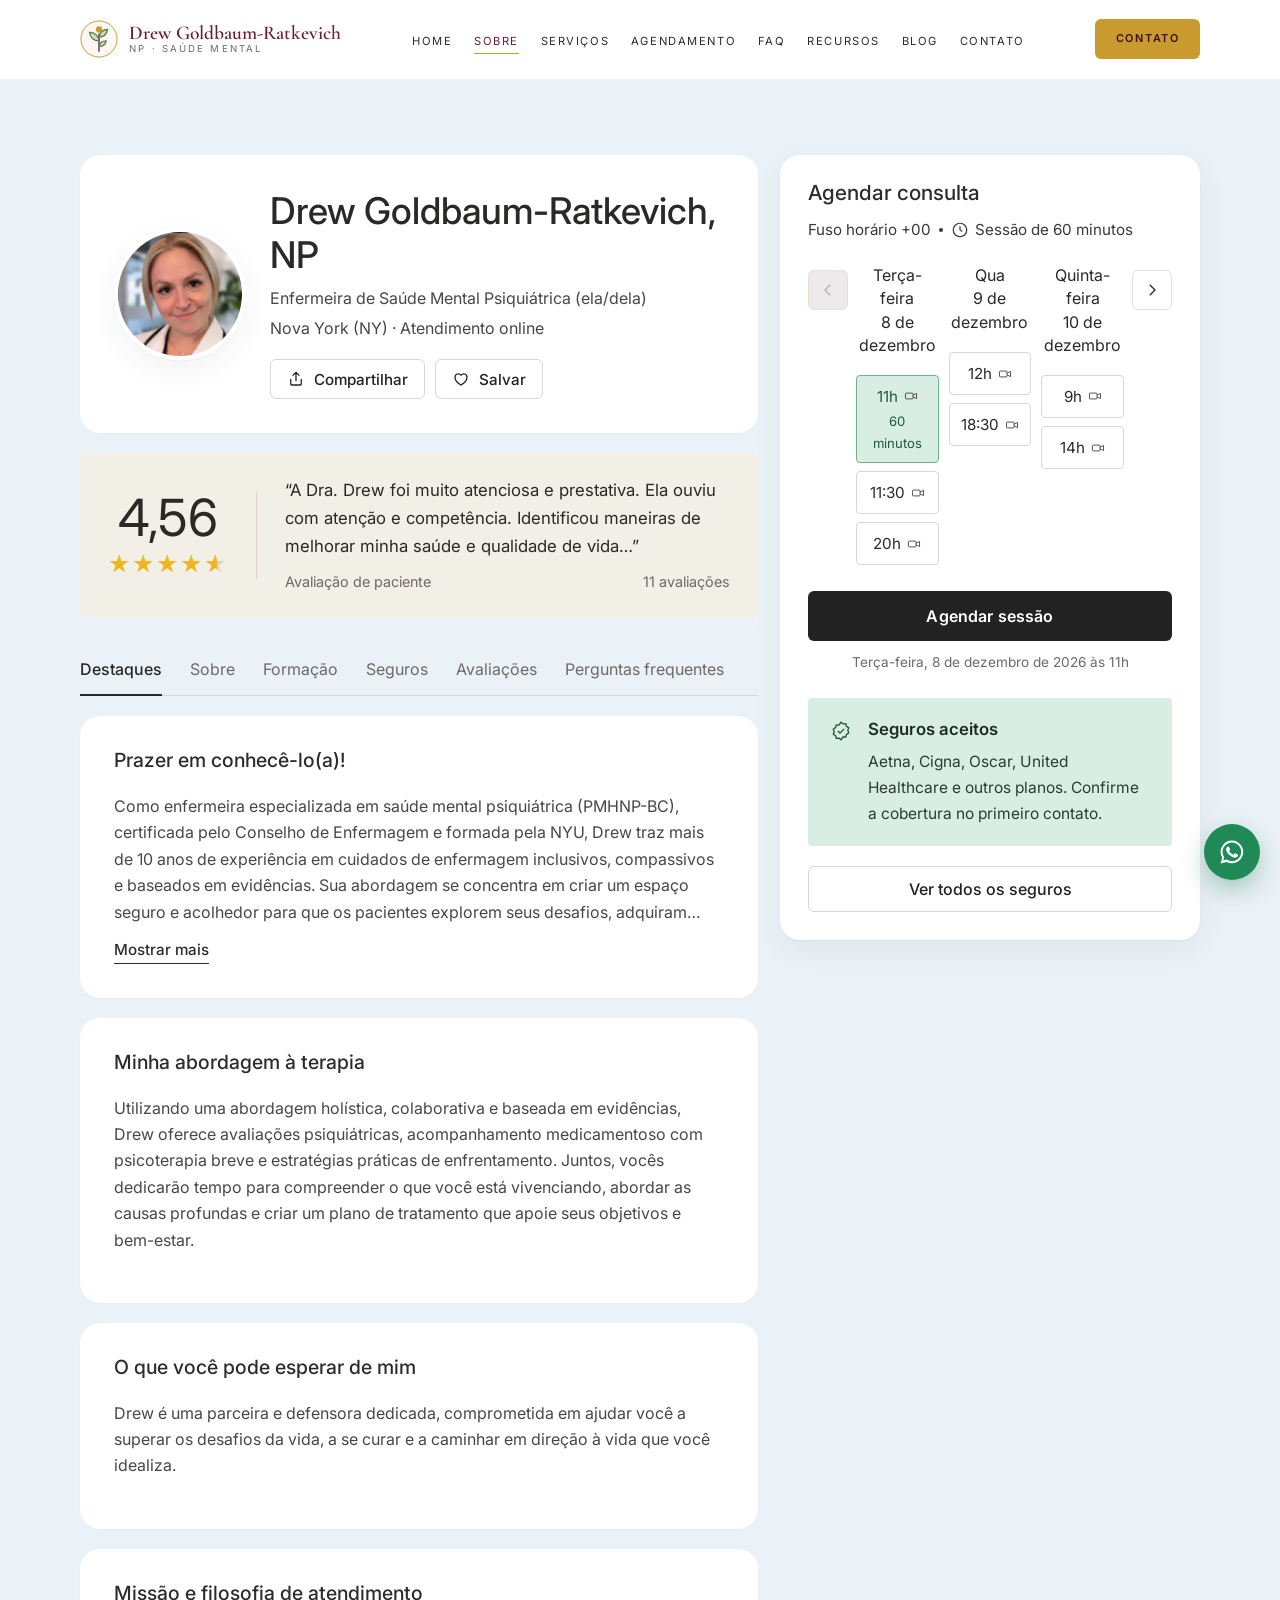
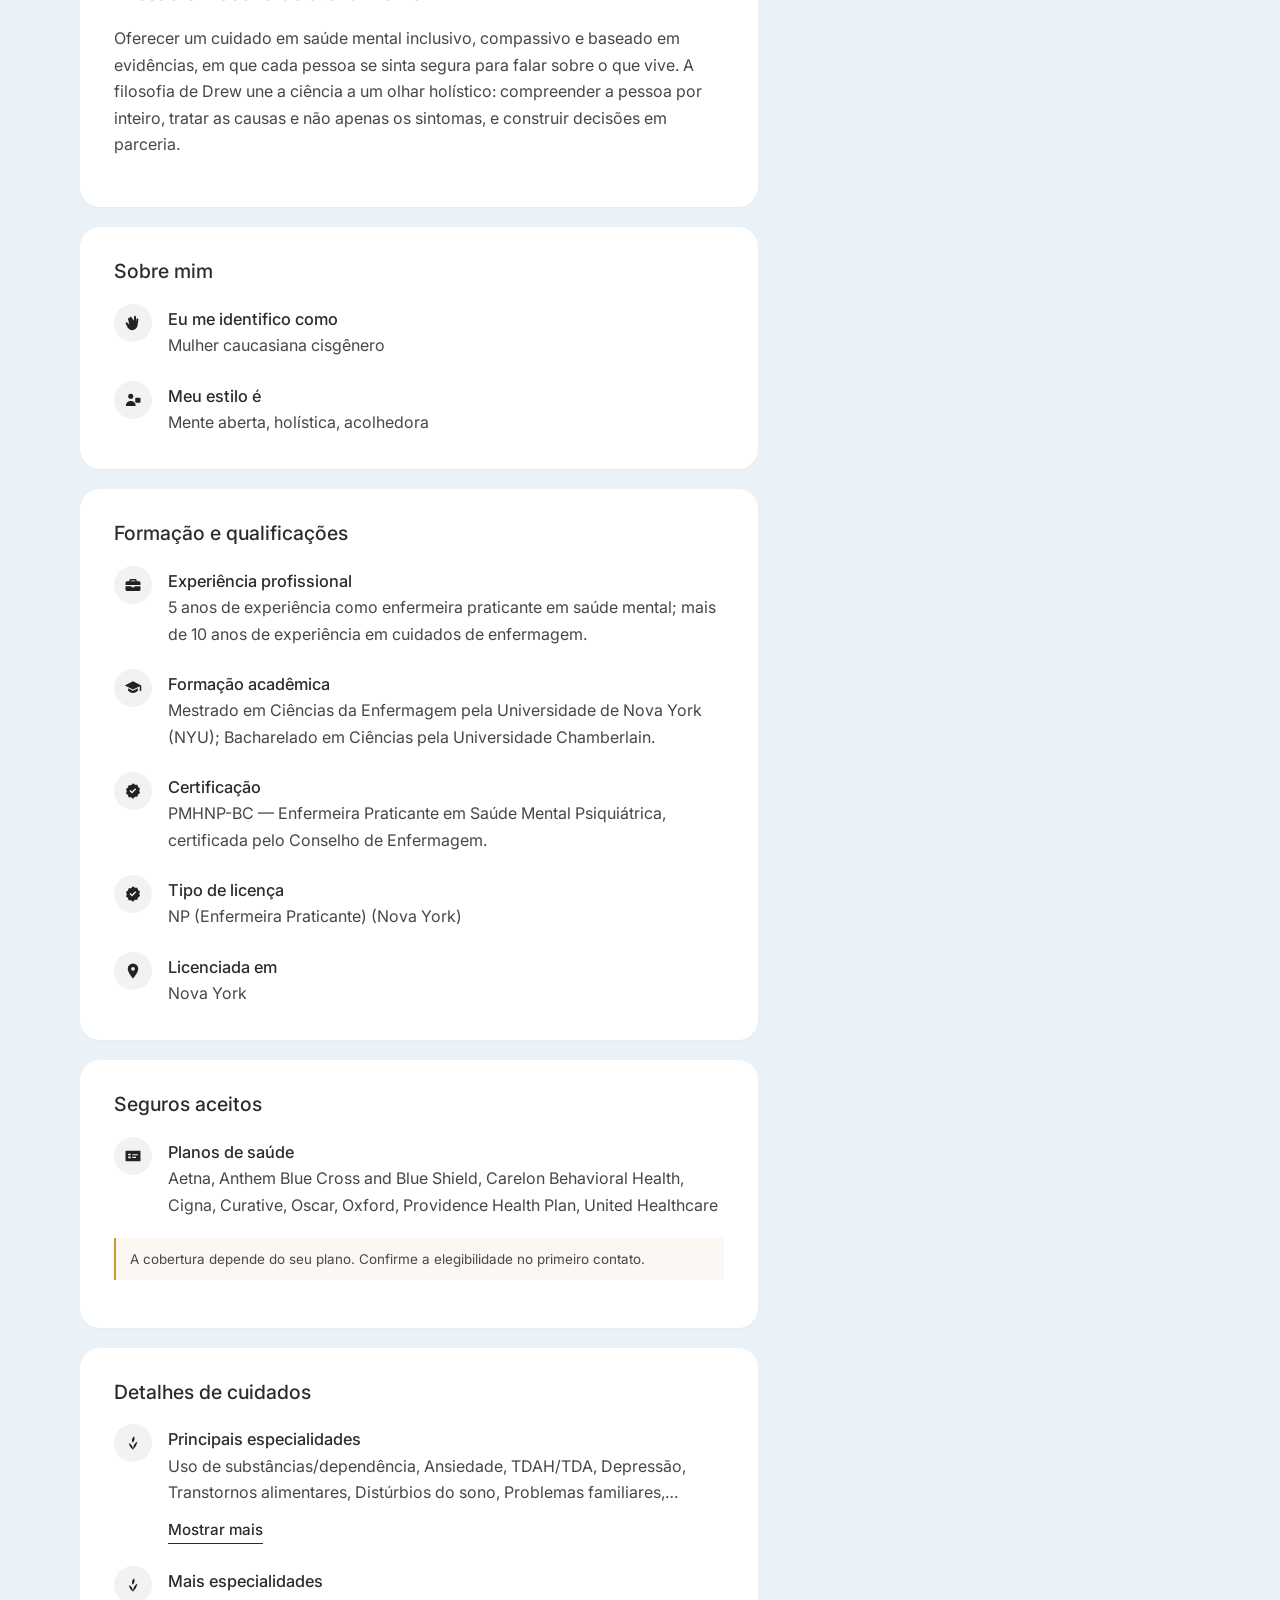
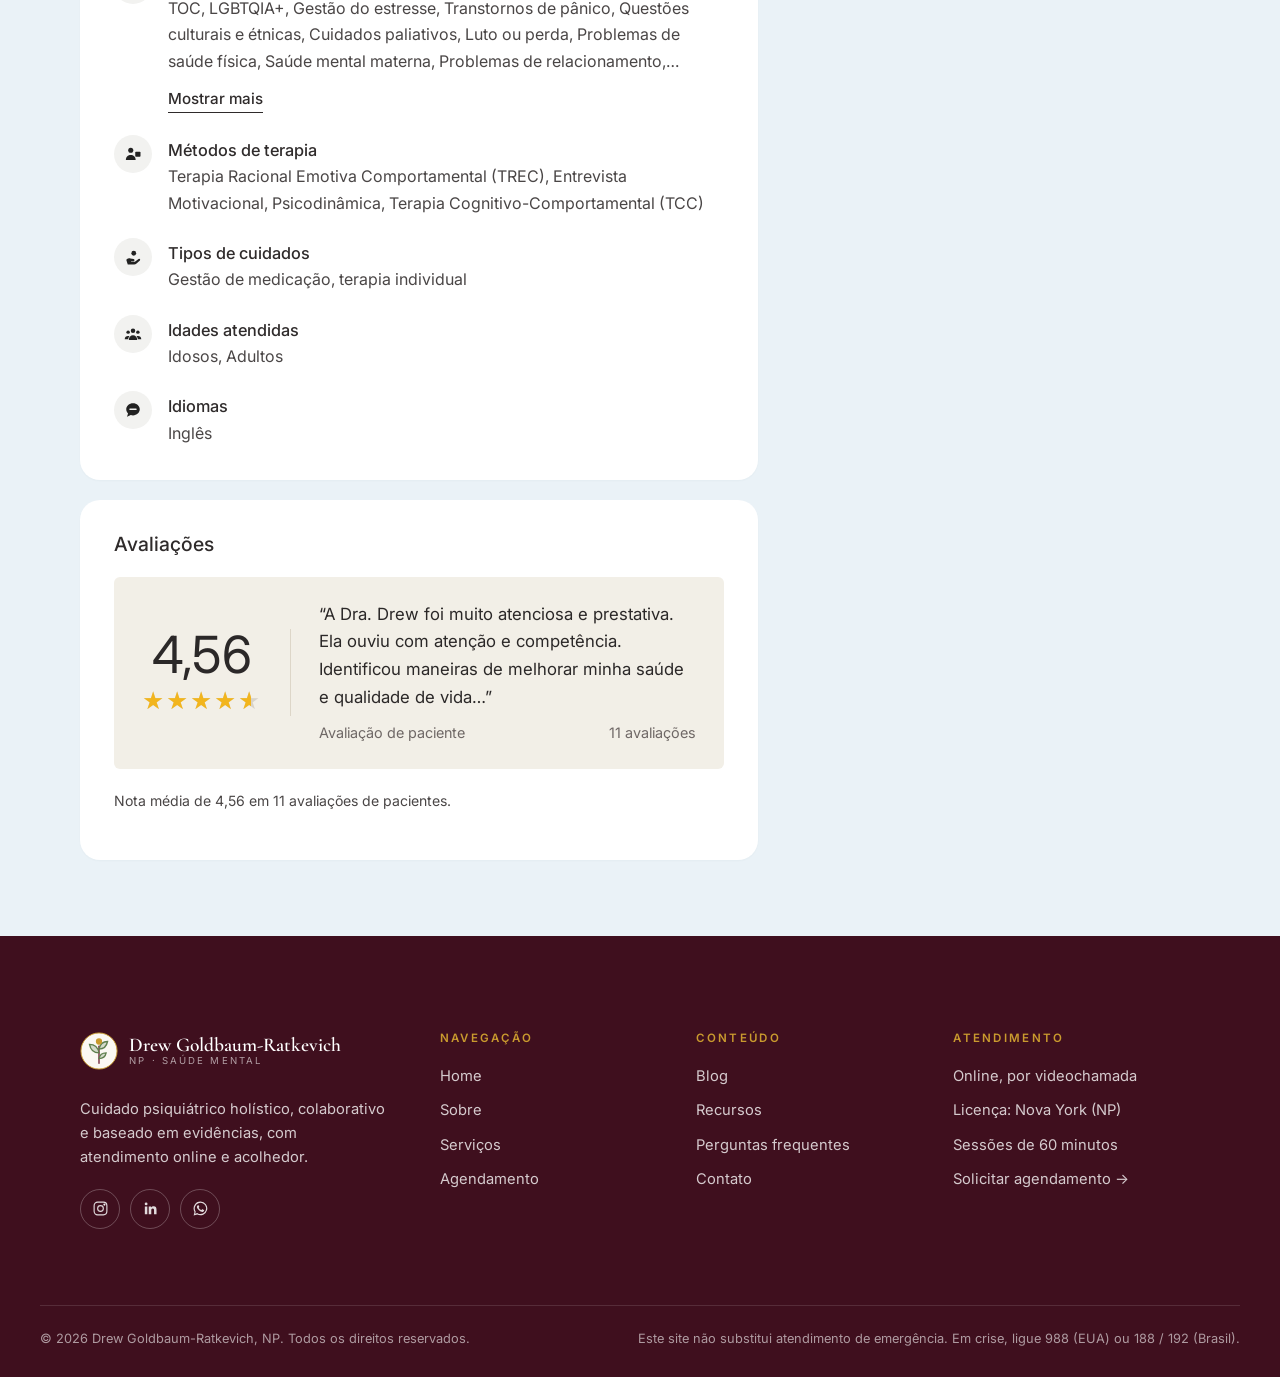
<file: sobre.html>
<!DOCTYPE html>
<html lang="pt-BR">
<head>
  <meta charset="UTF-8">
  <meta name="viewport" content="width=device-width, initial-scale=1">
  <title>Sobre mim | Drew Goldbaum-Ratkevich, NP</title>
  <meta name="description" content="Formação, qualificações, licença, abordagem terapêutica e missão de Drew Goldbaum-Ratkevich, NP.">
  <meta name="theme-color" content="#6b1d33">
  <meta property="og:title" content="Sobre mim | Drew Goldbaum-Ratkevich, NP">
  <meta property="og:description" content="Formação, qualificações, licença, abordagem terapêutica e missão de Drew Goldbaum-Ratkevich, NP.">
  <meta property="og:image" content="assets/images/drew-retrato.jpg">
  <link rel="icon" href="assets/icons/favicon.svg" type="image/svg+xml">
  <link rel="preconnect" href="https://fonts.googleapis.com">
  <link rel="preconnect" href="https://fonts.gstatic.com" crossorigin>
  <link rel="stylesheet" href="https://fonts.googleapis.com/css2?family=Cormorant+Garamond:ital,wght@0,400;0,500;0,600;1,400;1,500&amp;family=Inter:wght@300;400;500;600&amp;display=swap">
  <link rel="stylesheet" href="css/style.css">
  <link rel="stylesheet" href="css/responsive.css">
</head>
<body>
  <a class="skip-link" href="#conteudo">Pular para o conteúdo</a>
  <header class="site-header">
    <div class="container header-inner">
      <a class="brand" href="index.html" aria-label="Drew Goldbaum-Ratkevich, NP, página inicial">
        <img src="assets/logo/logo.svg" alt="" width="38" height="38">
        <span class="brand-text"><span class="brand-name">Drew Goldbaum-Ratkevich</span><span class="brand-sub">NP · Saúde mental</span></span>
      </a>
      <nav class="main-nav" id="main-nav" aria-label="Navegação principal">
        <ul>
          <li><a href="index.html">Home</a></li>
          <li><a href="sobre.html">Sobre</a></li>
          <li><a href="servicos.html">Serviços</a></li>
          <li><a href="agendamento.html">Agendamento</a></li>
          <li><a href="faq.html">FAQ</a></li>
          <li><a href="blog.html#recursos">Recursos</a></li>
          <li><a href="blog.html">Blog</a></li>
          <li><a href="contato.html">Contato</a></li>
        </ul>
        <div class="nav-extra">
          <a class="btn btn--mustard" href="agendamento.html">Agendar consulta</a>
          <a class="btn btn--whatsapp" href="contato.html" data-whatsapp><svg viewBox="0 0 24 24" fill="currentColor" aria-hidden="true"><path d="M12 2.2a9.7 9.7 0 0 0-8.4 14.6L2.3 21.8l5.1-1.3A9.7 9.7 0 1 0 12 2.2Zm0 17.7c-1.5 0-3-.4-4.2-1.2l-.3-.2-3 .8.8-2.9-.2-.3A8 8 0 1 1 12 19.9Zm4.4-6c-.2-.1-1.4-.7-1.7-.8-.2-.1-.4-.1-.5.1l-.8.9c-.1.2-.3.2-.5.1a6.6 6.6 0 0 1-3.3-2.9c-.2-.4.2-.4.7-1.3.1-.1 0-.3 0-.4l-.8-1.8c-.2-.5-.4-.4-.5-.4h-.5a.9.9 0 0 0-.7.3 2.8 2.8 0 0 0-.9 2.1 4.9 4.9 0 0 0 1 2.6 11.2 11.2 0 0 0 4.3 3.8c1.6.7 2.2.7 3 .6a2.6 2.6 0 0 0 1.7-1.2 2.1 2.1 0 0 0 .2-1.2c-.1-.1-.2-.2-.5-.3Z"/></svg> WhatsApp</a>
        </div>
      </nav>
      <div class="header-actions">
        <a class="btn btn--mustard" href="contato.html">Contato</a>
        <button class="nav-toggle" type="button" aria-controls="main-nav" aria-expanded="false" aria-label="Abrir menu">
          <span></span><span></span><span></span>
        </button>
      </div>
    </div>
  </header>

  <main id="conteudo">

    <div class="section--tight">
      <div class="container">
        <div class="profile-layout">
          <div class="profile-main">

            <section class="card profile-head" aria-labelledby="pro-name" id="destaques">
              <div class="profile-avatar"><img src="assets/images/drew-retrato.jpg" alt="Retrato de Drew Goldbaum-Ratkevich" width="500" height="502"></div>
              <div>
                <h1 id="pro-name">Drew Goldbaum-Ratkevich, NP</h1>
                <p>Enfermeira de Saúde Mental Psiquiátrica (ela/dela)</p>
                <p class="muted">Nova York (NY) · Atendimento online</p>
              </div>
              <div class="profile-actions">
                <button class="btn btn--plain" type="button" data-share><svg viewBox="0 0 24 24" fill="none" stroke="currentColor" stroke-width="1.7" aria-hidden="true"><path d="M12 15V3m0 0L7.5 7.5M12 3l4.5 4.5M5 12v7a1 1 0 0 0 1 1h12a1 1 0 0 0 1-1v-7"/></svg> Compartilhar</button>
                <button class="btn btn--plain" type="button" data-save aria-pressed="false"><svg viewBox="0 0 24 24" fill="none" stroke="currentColor" stroke-width="1.7" aria-hidden="true"><path d="M12 20s-8-4.6-8-10.4A4.4 4.4 0 0 1 12 7a4.4 4.4 0 0 1 8 2.6C20 15.4 12 20 12 20Z"/></svg> <span>Salvar</span></button>
              </div>
            </section>

            <div class="rating-box">
            <div class="rating-score">
              <strong>4,56</strong>
              <span class="stars" data-rating="4.56" role="img" aria-label="Nota 4,56 de 5"><span></span></span>
            </div>
            <blockquote class="rating-quote">
              <p>“A Dra. Drew foi muito atenciosa e prestativa. Ela ouviu com atenção e competência. Identificou maneiras de melhorar minha saúde e qualidade de vida…”</p>
              <footer><span>Avaliação de paciente</span><span>11 avaliações</span></footer>
            </blockquote>
          </div>

            <nav class="profile-tabs" aria-label="Seções do perfil">
              <ul>
                <li><a href="#destaques" class="is-active">Destaques</a></li>
                <li><a href="#sobre">Sobre</a></li>
                <li><a href="#formacao">Formação</a></li>
                <li><a href="#seguros">Seguros</a></li>
                <li><a href="#avaliacoes">Avaliações</a></li>
                <li><a href="faq.html">Perguntas frequentes</a></li>
              </ul>
            </nav>

            <section class="card" id="sobre" aria-labelledby="h-intro">
              <h2 class="card-title" id="h-intro">Prazer em conhecê-lo(a)!</h2>
              <div class="clamp clamp--5">
                <p>Como enfermeira especializada em saúde mental psiquiátrica (PMHNP-BC), certificada pelo Conselho de Enfermagem e formada pela NYU, Drew traz mais de 10 anos de experiência em cuidados de enfermagem inclusivos, compassivos e baseados em evidências. Sua abordagem se concentra em criar um espaço seguro e acolhedor para que os pacientes explorem seus desafios, adquiram insights e alcancem mudanças significativas e duradouras.</p>
                <p>A área de atuação clínica de Drew abrange transtornos de ansiedade e humor, TDAH, transtornos alimentares, distúrbios do sono e uso de substâncias, entre outras questões de saúde mental.</p>
              </div>
              <button type="button" class="link-underline show-more" aria-expanded="false" hidden>Mostrar mais</button>
            </section>

            <section class="card" id="abordagem" aria-labelledby="h-approach">
              <h2 class="card-title" id="h-approach">Minha abordagem à terapia</h2>
              <p>Utilizando uma abordagem holística, colaborativa e baseada em evidências, Drew oferece avaliações psiquiátricas, acompanhamento medicamentoso com psicoterapia breve e estratégias práticas de enfrentamento. Juntos, vocês dedicarão tempo para compreender o que você está vivenciando, abordar as causas profundas e criar um plano de tratamento que apoie seus objetivos e bem-estar.</p>
            </section>

            <section class="card" aria-labelledby="h-expect">
              <h2 class="card-title" id="h-expect">O que você pode esperar de mim</h2>
              <p>Drew é uma parceira e defensora dedicada, comprometida em ajudar você a superar os desafios da vida, a se curar e a caminhar em direção à vida que você idealiza.</p>
            </section>

            <section class="card" aria-labelledby="h-mission">
              <h2 class="card-title" id="h-mission">Missão e filosofia de atendimento</h2>
              <p>Oferecer um cuidado em saúde mental inclusivo, compassivo e baseado em evidências, em que cada pessoa se sinta segura para falar sobre o que vive. A filosofia de Drew une a ciência a um olhar holístico: compreender a pessoa por inteiro, tratar as causas e não apenas os sintomas, e construir decisões em parceria.</p>
            </section>

            <section class="card" aria-labelledby="h-about">
              <h2 class="card-title" id="h-about">Sobre mim</h2>
              <ul class="detail-list">
              <li class="detail-item"><span class="icon-bubble"><svg viewBox="0 0 24 24" fill="currentColor" aria-hidden="true"><path d="M7.4 4.7a1.3 1.3 0 0 1 2.2-.6l3.8 5V3.6a1.3 1.3 0 0 1 2.6 0v6.6l.6-3.3a1.3 1.3 0 0 1 2.6.5l-1.1 7.5c-.6 4-3.5 6.6-7.1 6.6-2.6 0-4.4-1.2-5.9-3.3L2.4 13a1.3 1.3 0 0 1 2-1.6l2.8 2.8-1.9-7.4a1.3 1.3 0 0 1 2.5-.6l1.6 5.4-2-6.9Z"/></svg></span><div><h3>Eu me identifico como</h3>
                  <p>Mulher caucasiana cisgênero</p></div></li>
              <li class="detail-item"><span class="icon-bubble"><svg viewBox="0 0 24 24" fill="currentColor" aria-hidden="true"><circle cx="9" cy="7" r="3.4"/><path d="M2.5 19.5c0-3.6 2.9-6.2 6.5-6.2s6.5 2.6 6.5 6.2v.5h-13v-.5Z"/><rect x="15" y="9" width="7" height="6.5" rx="1"/></svg></span><div><h3>Meu estilo é</h3>
                  <p>Mente aberta, holística, acolhedora</p></div></li>
              </ul>
            </section>

            <section class="card" id="formacao" aria-labelledby="h-qual">
              <h2 class="card-title" id="h-qual">Formação e qualificações</h2>
              <ul class="detail-list">
              <li class="detail-item"><span class="icon-bubble"><svg viewBox="0 0 24 24" fill="currentColor" aria-hidden="true"><path d="M9 4h6a2 2 0 0 1 2 2v1h3a2 2 0 0 1 2 2v3H2V9a2 2 0 0 1 2-2h3V6a2 2 0 0 1 2-2Zm0 3h6V6H9v1ZM2 13.5h8V15h4v-1.5h8V18a2 2 0 0 1-2 2H4a2 2 0 0 1-2-2v-4.5Z"/></svg></span><div><h3>Experiência profissional</h3>
                  <p>5 anos de experiência como enfermeira praticante em saúde mental; mais de 10 anos de experiência em cuidados de enfermagem.</p></div></li>
              <li class="detail-item"><span class="icon-bubble"><svg viewBox="0 0 24 24" fill="currentColor" aria-hidden="true"><path d="M12 3 1 8.5 12 14l9-4.5V16h2V8.5L12 3Z"/><path d="M5.5 12.2v3.6C7 17.5 9.3 18.5 12 18.5s5-1 6.5-2.7v-3.6L12 15.5l-6.5-3.3Z"/></svg></span><div><h3>Formação acadêmica</h3>
                  <p>Mestrado em Ciências da Enfermagem pela Universidade de Nova York (NYU); Bacharelado em Ciências pela Universidade Chamberlain.</p></div></li>
              <li class="detail-item"><span class="icon-bubble"><svg viewBox="0 0 24 24" fill="currentColor" aria-hidden="true"><path d="m12 1.8 2.6 1.9 3.2-.1.9 3.1 2.6 1.9-1 3 1 3.1-2.6 1.9-.9 3.1-3.2-.1L12 22.2l-2.6-1.9-3.2.1-.9-3.1-2.6-1.9 1-3.1-1-3 2.6-1.9.9-3.1 3.2.1L12 1.8Zm-1.3 13.5 5.6-5.6-1.4-1.4-4.2 4.2-2-2-1.4 1.4 3.4 3.4Z"/></svg></span><div><h3>Certificação</h3>
                  <p>PMHNP-BC — Enfermeira Praticante em Saúde Mental Psiquiátrica, certificada pelo Conselho de Enfermagem.</p></div></li>
              <li class="detail-item"><span class="icon-bubble"><svg viewBox="0 0 24 24" fill="currentColor" aria-hidden="true"><path d="m12 1.8 2.6 1.9 3.2-.1.9 3.1 2.6 1.9-1 3 1 3.1-2.6 1.9-.9 3.1-3.2-.1L12 22.2l-2.6-1.9-3.2.1-.9-3.1-2.6-1.9 1-3.1-1-3 2.6-1.9.9-3.1 3.2.1L12 1.8Zm-1.3 13.5 5.6-5.6-1.4-1.4-4.2 4.2-2-2-1.4 1.4 3.4 3.4Z"/></svg></span><div><h3>Tipo de licença</h3>
                  <p>NP (Enfermeira Praticante) (Nova York)</p></div></li>
              <li class="detail-item"><span class="icon-bubble"><svg viewBox="0 0 24 24" fill="currentColor" aria-hidden="true"><path d="M12 2a7 7 0 0 0-7 7c0 5.2 7 13 7 13s7-7.8 7-13a7 7 0 0 0-7-7Zm0 9.5A2.5 2.5 0 1 1 12 6.5a2.5 2.5 0 0 1 0 5Z"/></svg></span><div><h3>Licenciada em</h3>
                  <p>Nova York</p></div></li>
              </ul>
            </section>

            <section class="card" id="seguros" aria-labelledby="h-ins">
              <h2 class="card-title" id="h-ins">Seguros aceitos</h2>
              <ul class="detail-list">
              <li class="detail-item"><span class="icon-bubble"><svg viewBox="0 0 24 24" fill="currentColor" aria-hidden="true"><path d="M3 5h18a1 1 0 0 1 1 1v12a1 1 0 0 1-1 1H3a1 1 0 0 1-1-1V6a1 1 0 0 1 1-1Zm2.5 4v2h3.5V9H5.5Zm0 3.5V15h3.5v-2.5H5.5ZM11 9.5v1.5h7.5V9.5H11Zm0 3.5v1.5h5V13h-5Z"/></svg></span><div><h3>Planos de saúde</h3>
                  <p>Aetna, Anthem Blue Cross and Blue Shield, Carelon Behavioral Health, Cigna, Curative, Oscar, Oxford, Providence Health Plan, United Healthcare</p></div></li>
              </ul>
              <p class="demo-note">A cobertura depende do seu plano. Confirme a elegibilidade no primeiro contato.</p>
            </section>

            <section class="card" aria-labelledby="h-care">
              <h2 class="card-title" id="h-care">Detalhes de cuidados</h2>
              <ul class="detail-list">
              <li class="detail-item"><span class="icon-bubble"><svg viewBox="0 0 24 24" fill="currentColor" aria-hidden="true"><path d="M12 21c0-5 1.5-8.5 6-11-1 4.5-3 7.5-6 11Zm0 0c0-4-1.6-7-5.5-9 .6 3.8 2.4 6.5 5.5 9Zm-.6-9.2C10 8.6 10.4 5.6 13.5 3c1.3 3.5.5 6.4-2.1 8.8Z"/></svg></span><div><h3>Principais especialidades</h3>
                  <p class="clamp clamp--2">Uso de substâncias/dependência, Ansiedade, TDAH/TDA, Depressão, Transtornos alimentares, Distúrbios do sono, Problemas familiares, Controle da raiva, Trauma</p>
                  <button type="button" class="link-underline show-more" aria-expanded="false" hidden>Mostrar mais</button></div></li>
              <li class="detail-item"><span class="icon-bubble"><svg viewBox="0 0 24 24" fill="currentColor" aria-hidden="true"><path d="M12 21c0-5 1.5-8.5 6-11-1 4.5-3 7.5-6 11Zm0 0c0-4-1.6-7-5.5-9 .6 3.8 2.4 6.5 5.5 9Zm-.6-9.2C10 8.6 10.4 5.6 13.5 3c1.3 3.5.5 6.4-2.1 8.8Z"/></svg></span><div><h3>Mais especialidades</h3>
                  <p class="clamp clamp--3">TOC, LGBTQIA+, Gestão do estresse, Transtornos de pânico, Questões culturais e étnicas, Cuidados paliativos, Luto ou perda, Problemas de saúde física, Saúde mental materna, Problemas de relacionamento, Questões femininas, Questões de identidade, TEPT</p>
                  <button type="button" class="link-underline show-more" aria-expanded="false" hidden>Mostrar mais</button></div></li>
              <li class="detail-item"><span class="icon-bubble"><svg viewBox="0 0 24 24" fill="currentColor" aria-hidden="true"><circle cx="9" cy="7" r="3.4"/><path d="M2.5 19.5c0-3.6 2.9-6.2 6.5-6.2s6.5 2.6 6.5 6.2v.5h-13v-.5Z"/><rect x="15" y="9" width="7" height="6.5" rx="1"/></svg></span><div><h3>Métodos de terapia</h3>
                  <p>Terapia Racional Emotiva Comportamental (TREC), Entrevista Motivacional, Psicodinâmica, Terapia Cognitivo-Comportamental (TCC)</p></div></li>
              <li class="detail-item"><span class="icon-bubble"><svg viewBox="0 0 24 24" fill="currentColor" aria-hidden="true"><path d="M3 15.5c1.8-1.4 3.6-2 5.5-1.6l4.3.9a1.4 1.4 0 0 1-.4 2.8H9.6c-.4 0-.4.6 0 .6h3.6c.9 0 1.5-.2 2.2-.7l4-3a1.4 1.4 0 0 1 1.8 2.1l-4.5 4.2c-.9.8-2 1.2-3.2 1.2H7.6L5 22l-2-6.5Z"/><circle cx="13" cy="7" r="3.2"/></svg></span><div><h3>Tipos de cuidados</h3>
                  <p>Gestão de medicação, terapia individual</p></div></li>
              <li class="detail-item"><span class="icon-bubble"><svg viewBox="0 0 24 24" fill="currentColor" aria-hidden="true"><circle cx="12" cy="7.5" r="3"/><circle cx="5.5" cy="9.5" r="2.3"/><circle cx="18.5" cy="9.5" r="2.3"/><path d="M6.5 19c0-3 2.5-5.4 5.5-5.4s5.5 2.4 5.5 5.4v1h-11v-1ZM1 18.5c0-2.3 1.9-4 4.3-4 .7 0 1.4.2 2 .5-1 1-1.6 2.4-1.8 4H1v-.5Zm22 0c0-2.3-1.9-4-4.3-4-.7 0-1.4.2-2 .5 1 1 1.6 2.4 1.8 4H23v-.5Z"/></svg></span><div><h3>Idades atendidas</h3>
                  <p>Idosos, Adultos</p></div></li>
              <li class="detail-item"><span class="icon-bubble"><svg viewBox="0 0 24 24" fill="currentColor" aria-hidden="true"><path d="M12 3c5 0 9 3.6 9 8.1s-4 8.1-9 8.1c-1 0-2-.1-2.9-.4L4 21l1.4-4.2C3.9 15.3 3 13.3 3 11.1 3 6.6 7 3 12 3Zm-4 7a1 1 0 1 0 0 2h8a1 1 0 1 0 0-2H8Z"/></svg></span><div><h3>Idiomas</h3>
                  <p>Inglês</p></div></li>
              </ul>
            </section>

            <section class="card" id="avaliacoes" aria-labelledby="h-rev">
              <h2 class="card-title" id="h-rev">Avaliações</h2>
              <div class="rating-box">
            <div class="rating-score">
              <strong>4,56</strong>
              <span class="stars" data-rating="4.56" role="img" aria-label="Nota 4,56 de 5"><span></span></span>
            </div>
            <blockquote class="rating-quote">
              <p>“A Dra. Drew foi muito atenciosa e prestativa. Ela ouviu com atenção e competência. Identificou maneiras de melhorar minha saúde e qualidade de vida…”</p>
              <footer><span>Avaliação de paciente</span><span>11 avaliações</span></footer>
            </blockquote>
          </div>
              <p class="muted small mt-20">Nota média de 4,56 em 11 avaliações de pacientes.</p>
            </section>
          </div>

          <aside class="booking-aside" aria-labelledby="mb-title">
            <div class="booking-panel" id="mini-booking">
              <h2 id="mb-title">Agendar consulta</h2>
              <p class="booking-meta">
                <span id="mb-tz">Fuso horário</span>
                <span class="dot" aria-hidden="true"></span>
                <span><svg viewBox="0 0 24 24" fill="none" stroke="currentColor" stroke-width="1.6" aria-hidden="true"><circle cx="12" cy="12" r="9"/><path d="M12 7v5l3 2"/></svg><span id="mb-duration">Sessão de 60 minutos</span></span>
              </p>
              <div class="day-pager">
                <button class="pager-btn" type="button" id="mb-prev" aria-label="Datas anteriores"><svg viewBox="0 0 24 24" fill="none" stroke="currentColor" stroke-width="1.8" aria-hidden="true"><path d="m15 5-7 7 7 7"/></svg></button>
                <div class="day-columns" id="mb-days" aria-live="polite"></div>
                <button class="pager-btn" type="button" id="mb-next" aria-label="Próximas datas"><svg viewBox="0 0 24 24" fill="none" stroke="currentColor" stroke-width="1.8" aria-hidden="true"><path d="m9 5 7 7-7 7"/></svg></button>
              </div>
              <button class="btn btn--dark" type="button" id="mb-book">Agendar sessão</button>
              <p class="booking-hint" id="mb-hint" aria-live="polite"></p>
              <div class="notice-mint">
                <svg viewBox="0 0 24 24" fill="none" stroke="currentColor" stroke-width="1.5" aria-hidden="true"><path d="m12 2.5 2.3 1.7 2.9-.1.8 2.8 2.4 1.7-.9 2.7.9 2.8-2.4 1.6-.8 2.8-2.9-.1L12 21.5l-2.3-1.7-2.9.1-.8-2.8-2.4-1.6.9-2.8-.9-2.7 2.4-1.7.8-2.8 2.9.1L12 2.5Z"/><path d="m8.6 12 2.3 2.3 4.5-4.6"/></svg>
                <div>
                  <h3>Seguros aceitos</h3>
                  <p>Aetna, Cigna, Oscar, United Healthcare e outros planos. Confirme a cobertura no primeiro contato.</p>
                </div>
              </div>
              <a class="btn btn--plain btn--block mt-20" href="#seguros">Ver todos os seguros</a>
            </div>
          </aside>
        </div>
      </div>
    </div>

  </main>

  <a class="whatsapp-float" href="contato.html" data-whatsapp aria-label="Conversar pelo WhatsApp"><svg viewBox="0 0 24 24" fill="currentColor" aria-hidden="true"><path d="M12 2.2a9.7 9.7 0 0 0-8.4 14.6L2.3 21.8l5.1-1.3A9.7 9.7 0 1 0 12 2.2Zm0 17.7c-1.5 0-3-.4-4.2-1.2l-.3-.2-3 .8.8-2.9-.2-.3A8 8 0 1 1 12 19.9Zm4.4-6c-.2-.1-1.4-.7-1.7-.8-.2-.1-.4-.1-.5.1l-.8.9c-.1.2-.3.2-.5.1a6.6 6.6 0 0 1-3.3-2.9c-.2-.4.2-.4.7-1.3.1-.1 0-.3 0-.4l-.8-1.8c-.2-.5-.4-.4-.5-.4h-.5a.9.9 0 0 0-.7.3 2.8 2.8 0 0 0-.9 2.1 4.9 4.9 0 0 0 1 2.6 11.2 11.2 0 0 0 4.3 3.8c1.6.7 2.2.7 3 .6a2.6 2.6 0 0 0 1.7-1.2 2.1 2.1 0 0 0 .2-1.2c-.1-.1-.2-.2-.5-.3Z"/></svg></a>

  <footer class="site-footer">
    <div class="container footer-grid">
      <div>
        <a class="brand" href="index.html" aria-label="Drew Goldbaum-Ratkevich, NP, página inicial">
        <img src="assets/logo/logo.svg" alt="" width="38" height="38">
        <span class="brand-text"><span class="brand-name">Drew Goldbaum-Ratkevich</span><span class="brand-sub">NP · Saúde mental</span></span>
      </a>
        <p class="footer-about">Cuidado psiquiátrico holístico, colaborativo e baseado em evidências, com atendimento online e acolhedor.</p>
        <div class="social">
          <a href="https://www.instagram.com/" target="_blank" rel="noopener" aria-label="Instagram (abre em nova aba)"><svg viewBox="0 0 24 24" fill="none" stroke="currentColor" stroke-width="1.6" aria-hidden="true"><rect x="3" y="3" width="18" height="18" rx="5"/><circle cx="12" cy="12" r="4"/><circle cx="17.5" cy="6.5" r=".8" fill="currentColor"/></svg></a>
          <a href="https://www.linkedin.com/" target="_blank" rel="noopener" aria-label="LinkedIn (abre em nova aba)"><svg viewBox="0 0 24 24" fill="currentColor" aria-hidden="true"><path d="M4 9h3.5v11H4V9Zm1.8-5.5a2 2 0 1 1 0 4 2 2 0 0 1 0-4ZM9.5 9h3.3v1.6c.5-.9 1.7-1.9 3.5-1.9 3.6 0 4.2 2.3 4.2 5.4V20H17v-5.2c0-1.3 0-2.9-1.8-2.9s-2.1 1.4-2.1 2.8V20H9.5V9Z"/></svg></a>
          <a href="contato.html" data-whatsapp aria-label="WhatsApp"><svg viewBox="0 0 24 24" fill="currentColor" aria-hidden="true"><path d="M12 2.2a9.7 9.7 0 0 0-8.4 14.6L2.3 21.8l5.1-1.3A9.7 9.7 0 1 0 12 2.2Zm0 17.7c-1.5 0-3-.4-4.2-1.2l-.3-.2-3 .8.8-2.9-.2-.3A8 8 0 1 1 12 19.9Zm4.4-6c-.2-.1-1.4-.7-1.7-.8-.2-.1-.4-.1-.5.1l-.8.9c-.1.2-.3.2-.5.1a6.6 6.6 0 0 1-3.3-2.9c-.2-.4.2-.4.7-1.3.1-.1 0-.3 0-.4l-.8-1.8c-.2-.5-.4-.4-.5-.4h-.5a.9.9 0 0 0-.7.3 2.8 2.8 0 0 0-.9 2.1 4.9 4.9 0 0 0 1 2.6 11.2 11.2 0 0 0 4.3 3.8c1.6.7 2.2.7 3 .6a2.6 2.6 0 0 0 1.7-1.2 2.1 2.1 0 0 0 .2-1.2c-.1-.1-.2-.2-.5-.3Z"/></svg></a>
        </div>
      </div>
      <nav aria-labelledby="f-nav">
        <h2 id="f-nav">Navegação</h2>
        <ul>
          <li><a href="index.html">Home</a></li>
          <li><a href="sobre.html">Sobre</a></li>
          <li><a href="servicos.html">Serviços</a></li>
          <li><a href="agendamento.html">Agendamento</a></li>
        </ul>
      </nav>
      <nav aria-labelledby="f-res">
        <h2 id="f-res">Conteúdo</h2>
        <ul>
          <li><a href="blog.html">Blog</a></li>
          <li><a href="blog.html#recursos">Recursos</a></li>
          <li><a href="faq.html">Perguntas frequentes</a></li>
          <li><a href="contato.html">Contato</a></li>
        </ul>
      </nav>
      <div>
        <h2>Atendimento</h2>
        <ul>
          <li>Online, por videochamada</li>
          <li>Licença: Nova York (NP)</li>
          <li>Sessões de 60 minutos</li>
          <li><a href="agendamento.html">Solicitar agendamento →</a></li>
        </ul>
      </div>
    </div>
    <div class="container footer-bottom">
      <p>© <span data-year></span> Drew Goldbaum-Ratkevich, NP. Todos os direitos reservados.</p>
      <p>Este site não substitui atendimento de emergência. Em crise, ligue 988 (EUA) ou 188 / 192 (Brasil).</p>
    </div>
  </footer>

  <script src="js/main.js"></script>
  <script src="js/agendamento.js"></script>
</body>
</html>
</file>
<file: css/style.css>
/* =========================================================
   Drew Goldbaum-Ratkevich, NP — Estilos globais
   Identidade: azul-claro sereno, cartões brancos, detalhes em
   mostarda, títulos em bordô e fotografia botânica.
   ========================================================= */

/* ---------- 1. Tokens ---------- */
:root {
  --white: #ffffff;
  --sky: #eaf2f7;
  --sky-2: #dce9f1;
  --sky-deep: #c6dbe7;
  --paper: #fbf8f3;
  --mustard: #c99a2e;
  --mustard-dark: #a87d1c;
  --mustard-soft: #f3e6c4;
  --wine: #6b1d33;
  --wine-dark: #3f0f1e;
  --teal: #2e6766;
  --teal-dark: #1d4746;
  --green: #5f7f4e;
  --mint: #d9eee3;
  --mint-border: #8cc4a4;
  --mint-text: #24563d;
  --ink: #2f2b2b;
  --ink-2: #4a4646;
  --gray: #6f6866;
  --gray-light: #b9b2ae;
  --line: #e6e1db;
  --danger: #a3302b;
  --danger-bg: #fbecea;
  --star: #f2b51d;

  --font-serif: "Cormorant Garamond", "Times New Roman", serif;
  --font-sans: "Inter", "Segoe UI", system-ui, -apple-system, sans-serif;

  --radius-s: 6px;
  --radius: 12px;
  --radius-l: 20px;
  --shadow-soft: 0 1px 2px rgba(31, 52, 66, .04), 0 10px 30px rgba(31, 52, 66, .06);
  --shadow-lift: 0 2px 6px rgba(31, 52, 66, .06), 0 20px 44px rgba(31, 52, 66, .10);
  --container: 1200px;
  --gutter: clamp(16px, 4vw, 40px);
  --header-h: 78px;
  --ease: cubic-bezier(.2, .7, .2, 1);
}

/* ---------- 2. Base ---------- */
*,
*::before,
*::after { box-sizing: border-box; }

html { scroll-behavior: smooth; -webkit-text-size-adjust: 100%; overflow-x: clip; scroll-padding-top: calc(var(--header-h) + 16px); }

body {
  margin: 0;
  font-family: var(--font-sans);
  font-size: 16px;
  line-height: 1.65;
  color: var(--ink);
  background: var(--sky);
  -webkit-font-smoothing: antialiased;
  overflow-x: clip;
}

img, svg { display: block; max-width: 100%; }
a { color: inherit; text-decoration: none; }
button, input, select, textarea { font: inherit; color: inherit; }
button { cursor: pointer; }

h1, h2, h3, h4 {
  font-family: var(--font-serif);
  font-weight: 500;
  line-height: 1.12;
  color: var(--wine);
  margin: 0 0 .5em;
}
h1 { font-size: clamp(2.5rem, 5.6vw, 4.4rem); }
h2 { font-size: clamp(2rem, 3.8vw, 3rem); }
h3 { font-size: clamp(1.3rem, 2vw, 1.6rem); }
p { margin: 0 0 1em; }

:focus-visible { outline: 2px solid var(--teal); outline-offset: 3px; border-radius: 2px; }

.skip-link {
  position: absolute; left: 12px; top: -60px; z-index: 500;
  background: var(--wine); color: #fff; padding: 10px 16px; border-radius: var(--radius-s);
}
.skip-link:focus { top: 12px; }

.container { width: 100%; max-width: var(--container); margin: 0 auto; padding: 0 var(--gutter); }
.container--narrow { max-width: 880px; }

/* ---------- 3. Tipografia utilitária ---------- */
.eyebrow {
  display: inline-block; margin-bottom: 1rem;
  font-size: .72rem; font-weight: 600; letter-spacing: .22em; text-transform: uppercase;
  color: var(--mustard-dark);
}
.eyebrow--light { color: rgba(255, 255, 255, .88); }
.lead { font-size: 1.12rem; color: var(--gray); max-width: 62ch; }
.muted { color: var(--gray); }
.small { font-size: .88rem; }
.center { text-align: center; }
.center .lead { margin-left: auto; margin-right: auto; }
.divider { width: 64px; height: 1px; background: var(--mustard); margin: 1.4rem 0 1.8rem; border: 0; }
.center .divider { margin-left: auto; margin-right: auto; }

/* ---------- 4. Seções ---------- */
.section { padding: clamp(72px, 9vw, 128px) 0; }
.section--tight { padding: clamp(44px, 6vw, 76px) 0; }
.section--white { background: var(--white); }
.section--paper { background: var(--paper); }
.section-head { margin-bottom: clamp(36px, 5vw, 60px); }
.pt-0 { padding-top: 0; }
.mt-20 { margin-top: 20px; }
.mt-32 { margin-top: 32px; }

/* ---------- 5. Botões e links ---------- */
.btn {
  display: inline-flex; align-items: center; justify-content: center; gap: .55rem;
  min-height: 46px; padding: 0 1.6rem;
  font-size: .76rem; font-weight: 600; letter-spacing: .16em; text-transform: uppercase;
  border: 1px solid transparent; border-radius: var(--radius-s);
  transition: background .25s var(--ease), color .25s var(--ease), border-color .25s var(--ease), transform .25s var(--ease), box-shadow .25s var(--ease);
  white-space: nowrap;
}
.btn:hover { transform: translateY(-1px); }
.btn:active { transform: translateY(0); }
.btn svg { width: 18px; height: 18px; }
.btn--mustard { background: var(--mustard); color: var(--wine-dark); }
.btn--mustard:hover { background: var(--mustard-dark); box-shadow: 0 8px 20px rgba(201, 154, 46, .28); }
.btn--wine { background: var(--wine); color: #fff; }
.btn--wine:hover { background: var(--wine-dark); }
.btn--dark {
  background: #222; color: #fff; text-transform: none; letter-spacing: .01em; font-size: 1rem; min-height: 50px;
}
.btn--dark:hover { background: #000; }
.btn--outline { border-color: var(--wine); color: var(--wine); background: transparent; }
.btn--outline:hover { background: var(--wine); color: #fff; }
.btn--ghost-light { border-color: rgba(255, 255, 255, .75); color: #fff; }
.btn--ghost-light:hover { background: #fff; color: var(--teal-dark); }
.btn--whatsapp { background: #1f8a55; color: #fff; }
.btn--whatsapp:hover { background: #17703f; }
.btn--plain {
  background: #fff; border-color: #d9d6d4; color: #222; text-transform: none; letter-spacing: 0; font-size: 1rem; font-weight: 500;
}
.btn--plain:hover { border-color: #222; }
.btn--block { width: 100%; }
.btn[disabled] { opacity: .45; cursor: not-allowed; transform: none; }

.link-underline {
  background: none; border: 0; padding: 0 0 1px; font-weight: 500; color: var(--ink);
  border-bottom: 1px solid currentColor;
}
.link-underline:hover { color: var(--wine); }

.text-link {
  display: inline-flex; align-items: center; gap: .5rem;
  font-size: .76rem; font-weight: 600; letter-spacing: .16em; text-transform: uppercase; color: var(--wine);
}
.text-link::after { content: "→"; transition: transform .25s var(--ease); }
.text-link:hover::after { transform: translateX(4px); }

/* ---------- 6. Cabeçalho ---------- */
.site-header {
  position: sticky; top: 0; z-index: 100;
  background: rgba(255, 255, 255, .97);
  backdrop-filter: saturate(160%) blur(8px);
  border-bottom: 1px solid transparent;
  transition: border-color .3s var(--ease), box-shadow .3s var(--ease);
}
.site-header.is-scrolled { border-bottom-color: var(--line); box-shadow: 0 6px 24px rgba(31, 52, 66, .05); }
.header-inner {
  height: var(--header-h);
  display: grid; grid-template-columns: auto 1fr auto; align-items: center; gap: 24px;
}
.brand { display: inline-flex; align-items: center; gap: .7rem; }
.brand img { width: 38px; height: 38px; }
.brand-text { display: flex; flex-direction: column; line-height: 1.08; }
.brand-name { font-family: var(--font-serif); font-size: 1.22rem; font-weight: 600; color: var(--wine); }
.brand-sub { font-size: .6rem; letter-spacing: .22em; text-transform: uppercase; color: var(--gray); }

.main-nav { justify-self: center; }
.main-nav ul { list-style: none; margin: 0; padding: 0; display: flex; gap: clamp(14px, 1.7vw, 28px); }
.main-nav a {
  position: relative; padding: 6px 0;
  font-size: .7rem; letter-spacing: .14em; text-transform: uppercase; color: var(--ink);
  transition: color .2s;
}
.main-nav a::after {
  content: ""; position: absolute; left: 0; right: 0; bottom: 0; height: 1px; background: var(--mustard);
  transform: scaleX(0); transform-origin: left; transition: transform .3s var(--ease);
}
.main-nav a:hover { color: var(--wine); }
.main-nav a:hover::after,
.main-nav a[aria-current="page"]::after { transform: scaleX(1); }
.main-nav a[aria-current="page"] { color: var(--wine); }
.main-nav .nav-extra { display: none; }

.header-actions { display: flex; align-items: center; gap: 10px; }
.header-actions .btn { min-height: 40px; padding: 0 1.2rem; font-size: .68rem; }

.nav-toggle { display: none; width: 44px; height: 44px; padding: 10px; border: 0; background: transparent; }
.nav-toggle span { display: block; height: 1px; margin: 6px 0; background: var(--ink); transition: transform .3s var(--ease), opacity .3s var(--ease); }
.nav-toggle[aria-expanded="true"] span:nth-child(1) { transform: translateY(7px) rotate(45deg); }
.nav-toggle[aria-expanded="true"] span:nth-child(2) { opacity: 0; }
.nav-toggle[aria-expanded="true"] span:nth-child(3) { transform: translateY(-7px) rotate(-45deg); }

/* ---------- 7. Banners ---------- */
.hero {
  position: relative; overflow: hidden;
  min-height: min(84vh, 760px);
  display: grid; place-items: center; text-align: center; color: #fff;
  background: var(--teal-dark) url("../assets/images/hero-jardim.svg") center / cover no-repeat;
}
.hero::before { content: ""; position: absolute; inset: 0; background: linear-gradient(180deg, rgba(29, 71, 70, .28), rgba(29, 71, 70, .5)); }
.hero-content { position: relative; z-index: 1; max-width: 900px; padding: 110px var(--gutter) 130px; }
.hero h1 { color: #fff; font-weight: 400; margin-bottom: .35em; }
.hero h1 em { font-style: italic; color: var(--mustard-soft); }
.hero p { max-width: 56ch; margin: 0 auto 2.2rem; font-size: 1.12rem; color: rgba(255, 255, 255, .92); }
.hero-actions { display: flex; flex-wrap: wrap; justify-content: center; gap: 14px; }

.page-banner {
  position: relative; text-align: center; color: #fff;
  padding: clamp(80px, 11vw, 150px) 0 clamp(64px, 9vw, 120px);
  background: var(--teal) url("../assets/images/folhagem.svg") center / cover no-repeat;
}
.page-banner::before { content: ""; position: absolute; inset: 0; background: rgba(29, 71, 70, .48); }
.page-banner--flores { background-image: url("../assets/images/flores.svg"); }
.page-banner .container { position: relative; }
.page-banner h1 { color: #fff; font-weight: 400; font-size: clamp(2.4rem, 5.2vw, 3.8rem); }
.page-banner p { max-width: 58ch; margin: 0 auto; color: rgba(255, 255, 255, .92); }

/* ---------- 8. Cartões ---------- */
.card {
  background: var(--white); border-radius: var(--radius-l);
  padding: clamp(22px, 3vw, 34px);
  box-shadow: 0 1px 2px rgba(31, 52, 66, .03);
}
.card--shadow { box-shadow: var(--shadow-soft); }
.card h2.card-title {
  font-family: var(--font-sans); font-size: 1.22rem; font-weight: 500; color: var(--ink); margin-bottom: 1.3rem;
}
.card p { color: var(--ink-2); }

/* Ícones redondos */
.icon-bubble {
  flex: 0 0 auto; width: 38px; height: 38px; border-radius: 50%;
  display: grid; place-items: center; background: #f2f2f0; color: #222;
}
.icon-bubble svg { width: 18px; height: 18px; }
.icon-bubble--soft { background: var(--sky); color: var(--teal); }

/* Lista de detalhes (ícone + título + texto) */
.detail-list { list-style: none; margin: 0; padding: 0; display: grid; gap: 22px; }
.detail-item { display: grid; grid-template-columns: 38px 1fr; gap: 16px; align-items: start; }
.detail-item h3 { margin: 6px 0 4px; font-family: var(--font-sans); font-size: 1.02rem; font-weight: 500; color: var(--ink); }
.detail-item p { margin: 0; color: var(--ink-2); }

.clamp { display: -webkit-box; -webkit-box-orient: vertical; overflow: hidden; }
.clamp--2 { -webkit-line-clamp: 2; }
.clamp--3 { -webkit-line-clamp: 3; }
.clamp--5 { -webkit-line-clamp: 5; }
.clamp.is-open { display: block; -webkit-line-clamp: unset; }
.show-more { margin-top: 12px; font-size: .95rem; }
.show-more[hidden] { display: none; }

.chips { list-style: none; margin: 0; padding: 0; display: flex; flex-wrap: wrap; gap: 8px; }
.chips li, .chip {
  padding: 6px 14px; border-radius: 999px; background: var(--sky); color: var(--teal-dark); font-size: .88rem;
  border: 1px solid transparent;
}
button.chip { cursor: pointer; transition: background .2s, border-color .2s, color .2s; }
button.chip:hover { border-color: var(--teal); }
button.chip[aria-pressed="true"] { background: var(--wine); color: #fff; }

/* ---------- 9. Avaliação ---------- */
.rating-box {
  display: grid; grid-template-columns: auto 1fr; gap: 28px; align-items: center;
  background: #f2efe7; border-radius: var(--radius-s); padding: 24px 28px;
}
.rating-score { text-align: center; padding-right: 28px; border-right: 1px solid #ddd6c8; }
.rating-score strong { display: block; font-family: var(--font-sans); font-size: 3.2rem; font-weight: 400; line-height: 1; color: #2b2828; }
.stars { position: relative; display: inline-block; margin-top: 10px; font-size: 1.35rem; letter-spacing: 2px; line-height: 1; color: #d8d3c9; }
.stars::before { content: "★★★★★"; }
.stars span { position: absolute; inset: 0 auto 0 0; overflow: hidden; white-space: nowrap; color: var(--star); }
.stars span::before { content: "★★★★★"; }
.rating-quote { margin: 0; }
.rating-quote p { margin: 0 0 .6rem; font-size: 1.05rem; color: #2b2828; }
.rating-quote footer { display: flex; justify-content: space-between; gap: 12px; flex-wrap: wrap; font-size: .9rem; color: var(--gray); }

/* ---------- 10. Apresentação (início) ---------- */
.intro-card { display: grid; grid-template-columns: 380px 1fr; gap: clamp(28px, 4vw, 56px); align-items: center; }
.intro-photo { border-radius: var(--radius); overflow: hidden; aspect-ratio: 1; background: var(--sky-2); }
.intro-photo img { width: 100%; height: 100%; object-fit: cover; }
.intro-card h2 { font-size: clamp(2.1rem, 3.6vw, 3rem); margin-bottom: .2em; }
.intro-role { margin: 0 0 1.2rem; color: var(--ink); }
.intro-meta { list-style: none; margin: 0 0 1.6rem; padding: 0; display: flex; flex-wrap: wrap; gap: 10px 22px; font-size: .95rem; color: var(--ink-2); }
.intro-meta li { display: inline-flex; align-items: center; gap: 8px; }
.intro-meta svg { width: 18px; height: 18px; color: var(--teal); }
.intro-actions { display: flex; flex-wrap: wrap; gap: 12px; margin-top: 1.6rem; }

/* ---------- 11. Bloco editorial mostarda (frase inspiradora) ---------- */
.editorial {
  position: relative; background: var(--mustard); color: var(--wine-dark);
  padding: clamp(80px, 10vw, 140px) 0 clamp(120px, 14vw, 200px);
  clip-path: polygon(0 0, 100% 0, 100% calc(100% - 7vw), 0 100%);
}
.editorial-grid { display: grid; grid-template-columns: 1fr 1.05fr; gap: clamp(32px, 7vw, 110px); align-items: start; }
.editorial blockquote { margin: 0; }
.editorial blockquote p {
  font-family: var(--font-serif); font-size: clamp(2.4rem, 5vw, 4.4rem); line-height: 1.04; font-weight: 400; color: var(--wine-dark); margin: 0;
}
.editorial blockquote em { font-style: italic; }
.editorial h2 { font-family: var(--font-sans); font-size: .76rem; font-weight: 600; letter-spacing: .2em; text-transform: uppercase; color: var(--wine-dark); }
.editorial p { color: var(--wine-dark); }
.editorial .btn--ghost-light { border-color: var(--wine-dark); color: var(--wine-dark); }
.editorial .btn--ghost-light:hover { background: var(--wine-dark); color: #fff; }
.editorial + .section { margin-top: -6vw; }

/* ---------- 12. Especialidades / serviços ---------- */
.service-grid { display: grid; grid-template-columns: repeat(3, 1fr); gap: 20px; }
.service-card {
  position: relative; display: flex; flex-direction: column; gap: 10px;
  background: #fff; border-radius: var(--radius-l); padding: 30px 28px;
  box-shadow: 0 1px 2px rgba(31, 52, 66, .03);
  transition: transform .3s var(--ease), box-shadow .3s var(--ease);
}
.service-card:hover { transform: translateY(-4px); box-shadow: var(--shadow-lift); }
.service-card .icon-bubble { width: 52px; height: 52px; margin-bottom: 6px; background: var(--sky); color: var(--wine); }
.service-card .icon-bubble svg { width: 24px; height: 24px; }
.service-card h3 { margin: 0; font-size: 1.6rem; }
.service-card p { margin: 0; color: var(--ink-2); font-size: .96rem; flex: 1; }
.service-tag { font-size: .68rem; font-weight: 600; letter-spacing: .16em; text-transform: uppercase; color: var(--mustard-dark); }
.service-card .text-link { margin-top: 10px; }

.two-col { display: grid; grid-template-columns: 1fr 1fr; gap: 20px; align-items: start; }

/* ---------- 13. Como funciona ---------- */
.steps { list-style: none; margin: 0; padding: 0; display: grid; grid-template-columns: repeat(4, 1fr); gap: clamp(20px, 3vw, 40px); counter-reset: step; }
.steps li { position: relative; counter-increment: step; padding-top: 70px; }
.steps li::before {
  content: counter(step, decimal-leading-zero);
  position: absolute; top: 0; left: 0;
  font-family: var(--font-serif); font-size: 3.3rem; font-style: italic; line-height: 1; color: var(--mustard);
}
.steps li::after { content: ""; position: absolute; top: 28px; left: 76px; right: 0; height: 1px; background: var(--sky-deep); }
.steps li:last-child::after { display: none; }
.steps h3 { font-size: 1.45rem; }
.steps p { color: var(--gray); font-size: .95rem; }

/* ---------- 14. Faixa de chamada ---------- */
.cta-band {
  position: relative; text-align: center; color: #fff;
  padding: clamp(80px, 10vw, 136px) 0;
  background: var(--teal-dark) url("../assets/images/flores.svg") center / cover no-repeat;
}
.cta-band::before { content: ""; position: absolute; inset: 0; background: rgba(29, 71, 70, .55); }
.cta-band .container { position: relative; }
.cta-band h2 { color: #fff; font-weight: 400; }
.cta-band p { max-width: 52ch; margin: 0 auto 2rem; color: rgba(255, 255, 255, .92); }

/* ---------- 15. Perfil (Sobre) ---------- */
.profile-layout { display: grid; grid-template-columns: minmax(0, 1fr) 420px; gap: 22px; align-items: start; }
.profile-main { display: grid; grid-template-columns: minmax(0, 1fr); gap: 20px; min-width: 0; }
.profile-head { display: grid; grid-template-columns: 132px minmax(0, 1fr); gap: 8px 24px; align-items: center; }
.profile-avatar { grid-row: span 2; width: 132px; height: 132px; border-radius: 50%; overflow: hidden; border: 4px solid #fff; box-shadow: var(--shadow-soft); }
.profile-avatar img { width: 100%; height: 100%; object-fit: cover; }
.profile-head h1 { font-family: var(--font-sans); font-size: clamp(1.7rem, 3vw, 2.3rem); font-weight: 500; color: #2b2828; margin: 0 0 .2em; line-height: 1.2; }
.profile-head p { margin: 0; }
.profile-head .muted { margin-top: 4px; }
.profile-actions { grid-column: 2; display: flex; flex-wrap: wrap; gap: 10px; margin-top: 10px; }
.profile-actions .btn { min-height: 40px; padding: 0 1rem; font-size: .95rem; }

.profile-tabs { position: sticky; top: var(--header-h); z-index: 5; background: var(--sky); margin: 0 -2px; padding: 6px 2px 0; }
.profile-tabs ul { list-style: none; margin: 0; padding: 0; display: flex; gap: 6px 28px; flex-wrap: wrap; border-bottom: 1px solid var(--sky-deep); }
.profile-tabs a { display: block; padding: 12px 0; color: var(--gray); font-size: 1rem; border-bottom: 2px solid transparent; margin-bottom: -1px; transition: color .2s, border-color .2s; }
.profile-tabs a:hover { color: var(--ink); }
.profile-tabs a.is-active { color: #2b2828; border-bottom-color: #2b2828; font-weight: 500; }

/* ---------- 16. Painel de agendamento (estilo referência) ---------- */
.booking-aside { position: sticky; top: calc(var(--header-h) + 20px); }
.booking-panel { background: #fff; border-radius: var(--radius-l); padding: 26px 28px 28px; box-shadow: var(--shadow-soft); }
.booking-panel h2 { font-family: var(--font-sans); font-size: 1.3rem; font-weight: 500; color: var(--ink); margin-bottom: .8rem; }
.booking-meta { display: flex; flex-wrap: wrap; align-items: center; gap: 8px; margin-bottom: 22px; font-size: .95rem; color: #3b3838; }
.booking-meta span { display: inline-flex; align-items: center; gap: 6px; }
.booking-meta svg { width: 18px; height: 18px; }
.booking-meta .dot { width: 4px; height: 4px; border-radius: 50%; background: currentColor; }

.day-pager { display: grid; grid-template-columns: 40px 1fr 40px; gap: 8px; align-items: start; }
.pager-btn {
  width: 40px; height: 40px; margin-top: 6px; border: 1px solid var(--line); border-radius: 6px; background: #fff;
  display: grid; place-items: center; color: var(--ink); transition: border-color .2s;
}
.pager-btn:hover:not(:disabled) { border-color: var(--ink); }
.pager-btn:disabled { background: #eceaea; color: #b6b1b0; cursor: not-allowed; }
.pager-btn svg { width: 18px; height: 18px; }
.day-columns { display: grid; grid-template-columns: repeat(3, minmax(0, 1fr)); gap: 10px; }
.day-col { display: flex; flex-direction: column; gap: 8px; min-width: 0; }
.day-head { min-height: 70px; margin-bottom: 10px; text-align: center; font-size: 1rem; line-height: 1.45; color: #2b2828; }
.day-head strong { display: block; font-weight: 400; }

.slot {
  width: 100%; padding: 8px 6px; border: 1px solid #d9d6d4; border-radius: 4px; background: #fff;
  display: flex; flex-direction: column; align-items: center; gap: 2px;
  font-size: .95rem; color: #2b2828;
  transition: border-color .15s, background .15s, transform .15s;
}
.slot:hover { border-color: var(--mint-border); }
.slot:active { transform: scale(.98); }
.slot-row { display: inline-flex; align-items: center; gap: 6px; }
.slot svg { width: 14px; height: 14px; color: #4b4747; }
.slot.is-selected { background: var(--mint); border-color: #6fb38d; color: var(--mint-text); }
.slot-duration { display: none; font-size: .82rem; }
.slot.is-selected .slot-duration { display: block; }
.no-slots { padding: 6px 0; text-align: center; font-size: .86rem; color: var(--gray); }
.no-slots--full { grid-column: 1 / -1; }

.booking-panel .btn--dark { width: 100%; margin-top: 26px; font-weight: 600; }
.booking-hint { min-height: 1.3em; margin: 10px 0 0; text-align: center; font-size: .85rem; color: var(--gray); }

.notice-mint { display: grid; grid-template-columns: 26px 1fr; gap: 12px; margin-top: 24px; padding: 20px 22px; border-radius: 4px; background: var(--mint); }
.notice-mint svg { width: 22px; height: 22px; margin-top: 2px; color: var(--mint-text); }
.notice-mint h3 { margin: 0 0 .5rem; font-family: var(--font-sans); font-size: 1.05rem; font-weight: 600; line-height: 1.4; color: #1f2b26; }
.notice-mint p { margin: 0; font-size: .97rem; color: #2c3a33; }

/* ---------- 17. Página de agendamento ---------- */
.schedule-layout { display: grid; grid-template-columns: minmax(0, 1.15fr) minmax(0, 1fr); gap: 22px; align-items: start; }
.calendar { margin-top: 6px; }
.calendar-head { display: flex; align-items: center; justify-content: space-between; margin-bottom: 14px; }
.calendar-head .pager-btn { margin-top: 0; }
.calendar-head h3 { margin: 0; font-family: var(--font-sans); font-size: 1.05rem; font-weight: 600; color: var(--ink); }
.calendar-grid { display: grid; grid-template-columns: repeat(7, 1fr); gap: 6px; text-align: center; }
.calendar-grid .dow { padding: 6px 0; font-size: .72rem; letter-spacing: .1em; text-transform: uppercase; color: var(--gray); }
.cal-day {
  position: relative; aspect-ratio: 1; border: 1px solid transparent; border-radius: 8px; background: transparent;
  display: grid; place-items: center; font-size: .95rem; color: var(--gray-light);
  transition: border-color .15s, background .15s;
}
.cal-day.is-available { color: var(--ink); background: var(--sky); }
.cal-day.is-available::after { content: ""; position: absolute; bottom: 6px; width: 4px; height: 4px; border-radius: 50%; background: var(--teal); }
.cal-day.is-available:hover { border-color: var(--teal); }
.cal-day.is-selected { background: var(--mint); border-color: #6fb38d; color: var(--mint-text); font-weight: 600; }
.cal-day.is-today { box-shadow: inset 0 0 0 1px var(--mustard); }
.cal-day:disabled { cursor: default; }
.cal-legend { display: flex; flex-wrap: wrap; gap: 16px; margin-top: 12px; font-size: .8rem; color: var(--gray); }
.cal-legend span { display: inline-flex; align-items: center; gap: 6px; }
.cal-legend i { width: 12px; height: 12px; border-radius: 3px; background: var(--sky); }
.cal-legend i.sel { background: var(--mint); border: 1px solid #6fb38d; }

.slots-area { margin-top: 24px; }
.slots-area h3 { font-family: var(--font-sans); font-size: 1rem; font-weight: 600; color: var(--ink); }
.slots-grid { display: grid; grid-template-columns: repeat(auto-fill, minmax(104px, 1fr)); gap: 10px; }

.modality-options { display: grid; grid-template-columns: 1fr 1fr; gap: 12px; }
.modality-option {
  display: grid; grid-template-columns: 22px 1fr; gap: 12px; align-items: start;
  padding: 16px; border: 1px solid var(--line); border-radius: var(--radius-s); cursor: pointer;
  transition: border-color .2s, background .2s;
}
.modality-option input { margin-top: 4px; accent-color: var(--teal); }
.modality-option strong { display: block; font-weight: 600; }
.modality-option span span { font-size: .88rem; color: var(--gray); }
.modality-option:has(input:checked) { background: var(--mint); border-color: var(--mint-border); }
.modality-option.is-disabled { opacity: .55; cursor: not-allowed; }

.summary-rows { list-style: none; margin: 0 0 22px; padding: 0; display: grid; gap: 10px; font-size: .95rem; }
.summary-rows li { display: flex; justify-content: space-between; gap: 12px; padding-bottom: 10px; border-bottom: 1px dashed var(--line); }
.summary-rows span { color: var(--gray); }
.summary-rows strong { font-weight: 500; text-align: right; }

.confirmation { text-align: center; padding: 12px 0; }
.confirmation-icon { width: 72px; height: 72px; margin: 0 auto 18px; border-radius: 50%; background: var(--mint); color: var(--mint-text); display: grid; place-items: center; }
.confirmation-icon svg { width: 34px; height: 34px; }
.confirmation h2 { font-size: 2.2rem; }
.code { font-family: ui-monospace, Menlo, monospace; background: var(--paper); padding: 3px 10px; border-radius: 4px; }

.request-item {
  display: flex; justify-content: space-between; align-items: center; flex-wrap: wrap; gap: 14px;
  margin-bottom: 10px; padding: 14px 16px; border: 1px solid var(--line); border-radius: var(--radius-s); font-size: .92rem;
}
.request-item strong { display: block; }
.request-item .btn { min-height: 36px; padding: 0 14px; font-size: .64rem; }

/* ---------- 18. Formulários ---------- */
.form-grid { display: grid; grid-template-columns: 1fr 1fr; gap: 18px; }
.form-grid .span-2 { grid-column: 1 / -1; }
.field { display: flex; flex-direction: column; gap: 6px; min-width: 0; }
.field label, .field-label { font-size: .72rem; font-weight: 600; letter-spacing: .12em; text-transform: uppercase; color: var(--gray); }
.label-note { text-transform: none; letter-spacing: 0; font-weight: 400; }
.fieldset { border: 0; margin: 0; padding: 0; min-width: 0; }
.fieldset legend { padding: 0; margin-bottom: 8px; }
.input, .select, .textarea {
  width: 100%; min-height: 48px; padding: 12px 14px;
  border: 1px solid var(--line); border-radius: var(--radius-s); background: #fff;
  transition: border-color .2s var(--ease), box-shadow .2s var(--ease);
}
.textarea { min-height: 140px; resize: vertical; }
.select {
  appearance: none; -webkit-appearance: none; padding-right: 40px;
  background-image: linear-gradient(45deg, transparent 50%, var(--gray) 50%), linear-gradient(135deg, var(--gray) 50%, transparent 50%);
  background-position: calc(100% - 20px) 21px, calc(100% - 15px) 21px; background-size: 5px 5px; background-repeat: no-repeat;
}
.input:focus, .select:focus, .textarea:focus { outline: none; border-color: var(--teal); box-shadow: 0 0 0 3px rgba(46, 103, 102, .14); }
.field.has-error .input, .field.has-error .select, .field.has-error .textarea { border-color: var(--danger); }
.field-error { font-size: .82rem; color: var(--danger); }
.field-error:empty { display: none; }
.checkbox { display: flex; gap: 10px; align-items: flex-start; font-size: .92rem; color: var(--gray); text-transform: none; letter-spacing: 0; font-weight: 400; }
.checkbox input { flex: 0 0 auto; width: 18px; height: 18px; margin-top: 3px; accent-color: var(--teal); }

/* ---------- 19. Alertas e toasts ---------- */
.alert { display: flex; gap: 12px; align-items: flex-start; padding: 14px 18px; border: 1px solid; border-radius: var(--radius-s); font-size: .95rem; }
.alert[hidden] { display: none; }
.alert svg { flex: 0 0 auto; width: 20px; height: 20px; margin-top: 2px; }
.alert--success { background: var(--mint); border-color: var(--mint-border); color: var(--mint-text); }
.alert--error { background: var(--danger-bg); border-color: #e6b8b4; color: var(--danger); }
.alert--info { background: var(--sky); border-color: var(--sky-deep); color: var(--teal-dark); }

.toast-region { position: fixed; left: 50%; bottom: 24px; z-index: 450; transform: translateX(-50%); width: min(92vw, 440px); display: flex; flex-direction: column; gap: 10px; }
.toast { padding: 14px 18px; border-radius: var(--radius-s); background: var(--ink); color: #fff; font-size: .92rem; box-shadow: var(--shadow-lift); animation: rise .35s var(--ease); }
.toast--success { background: var(--mint-text); }
.toast--error { background: var(--danger); }

/* ---------- 20. FAQ ---------- */
.faq-tools { display: flex; flex-wrap: wrap; gap: 14px; align-items: center; justify-content: space-between; margin-bottom: 26px; }
.faq-tools .field { flex: 1 1 260px; max-width: 420px; }
.faq { background: #fff; border-radius: var(--radius-l); padding: 6px clamp(20px, 3vw, 34px); box-shadow: 0 1px 2px rgba(31, 52, 66, .03); }
.faq-item { border-bottom: 1px solid var(--line); }
.faq-item:last-child { border-bottom: 0; }
.faq-item[hidden] { display: none; }
.faq-heading { margin: 0; }
.faq-question {
  position: relative; width: 100%; padding: 22px 46px 22px 0; border: 0; background: none; text-align: left;
  font-family: var(--font-serif); font-size: 1.4rem; line-height: 1.3; color: var(--wine);
}
.faq-question::after {
  content: "+"; position: absolute; right: 4px; top: 50%; transform: translateY(-50%);
  font-family: var(--font-sans); font-size: 1.5rem; font-weight: 300; color: var(--mustard-dark);
  transition: transform .3s var(--ease);
}
.faq-question[aria-expanded="true"]::after { transform: translateY(-50%) rotate(45deg); }
.faq-answer { overflow: hidden; height: 0; transition: height .35s var(--ease); }
.faq-answer > div { padding: 0 0 22px; color: var(--ink-2); max-width: 72ch; }
.faq-empty { padding: 28px 0; text-align: center; color: var(--gray); }

/* ---------- 21. Contato ---------- */
.contact-layout { display: grid; grid-template-columns: 1.35fr 1fr; gap: 22px; align-items: start; }
.contact-list { list-style: none; margin: 0 0 1.4rem; padding: 0; display: grid; gap: 18px; }
.contact-list li { display: grid; grid-template-columns: 38px 1fr; gap: 14px; align-items: center; }
.contact-list small { display: block; font-size: .7rem; letter-spacing: .16em; text-transform: uppercase; color: var(--gray); }
.contact-list a:hover { color: var(--wine); }
.contact-actions { display: grid; gap: 10px; }
.social { display: flex; gap: 10px; margin-top: 1.2rem; }
.social a {
  width: 40px; height: 40px; border-radius: 50%; border: 1px solid var(--line);
  display: grid; place-items: center; color: var(--ink); transition: background .2s, border-color .2s, color .2s;
}
.social a:hover { background: var(--mustard); border-color: var(--mustard); color: #fff; }
.social svg { width: 17px; height: 17px; }

/* ---------- 22. Blog ---------- */
.filter-bar { display: flex; flex-wrap: wrap; gap: 8px; justify-content: center; margin-bottom: 36px; }
.blog-grid { display: grid; grid-template-columns: repeat(3, 1fr); gap: 22px; }
.post-card {
  display: flex; flex-direction: column; overflow: hidden;
  background: #fff; border-radius: var(--radius-l); box-shadow: 0 1px 2px rgba(31, 52, 66, .03);
  transition: transform .3s var(--ease), box-shadow .3s var(--ease);
}
.post-card[hidden] { display: none; }
.post-card:hover { transform: translateY(-4px); box-shadow: var(--shadow-lift); }
.post-cover { aspect-ratio: 16 / 10; overflow: hidden; background: var(--sky-2); }
.post-cover img { width: 100%; height: 100%; object-fit: cover; transition: transform .6s var(--ease); }
.post-card:hover .post-cover img { transform: scale(1.04); }
.post-body { display: flex; flex-direction: column; gap: 8px; flex: 1; padding: 24px 24px 26px; }
.post-body h3 { margin: 0; font-size: 1.55rem; }
.post-body p { margin: 0; color: var(--ink-2); font-size: .95rem; flex: 1; }
.post-meta { display: flex; justify-content: space-between; gap: 10px; font-size: .78rem; color: var(--gray); }
.post-meta .service-tag { margin: 0; }
.post-body .btn { align-self: flex-start; margin-top: 12px; min-height: 40px; font-size: .68rem; }
.article-content p { color: var(--ink-2); }
.article-content h3 { font-family: var(--font-sans); font-size: 1.05rem; font-weight: 600; color: var(--ink); margin-top: 1.4rem; }

.resource-grid { display: grid; grid-template-columns: repeat(3, 1fr); gap: 20px; }
.resource-grid .card h3 { font-size: 1.5rem; }
.resource-grid .card ul { padding-left: 1.1rem; margin: 0; color: var(--ink-2); }
.resource-grid .card li { margin-bottom: 8px; }

.breathing { display: grid; justify-items: center; gap: 16px; text-align: center; }
.breathing-circle {
  width: 150px; height: 150px; border-radius: 50%;
  display: grid; place-items: center;
  background: radial-gradient(circle at 40% 35%, #fff, var(--mint) 70%);
  border: 1px solid var(--mint-border); color: var(--mint-text); font-weight: 500;
  transform: scale(.7); transition: transform 4s ease-in-out;
}
.breathing-circle.is-in { transform: scale(1); }
.breathing-circle.is-hold { transform: scale(1); transition-duration: .2s; }
.breathing-circle.is-out { transform: scale(.7); transition-duration: 6s; }

/* ---------- 23. Modal ---------- */
.modal { position: fixed; inset: 0; z-index: 400; display: grid; place-items: center; padding: 16px; }
.modal[hidden] { display: none; }
.modal-backdrop { position: absolute; inset: 0; background: rgba(31, 40, 48, .5); }
.modal-dialog {
  position: relative; width: min(100%, 680px); max-height: calc(100vh - 32px); overflow: auto;
  padding: clamp(24px, 4vw, 40px); border-radius: var(--radius-l); background: #fff; box-shadow: var(--shadow-lift);
  animation: rise .3s var(--ease);
}
.modal-close { position: absolute; top: 10px; right: 10px; width: 42px; height: 42px; border: 0; background: transparent; font-size: 1.7rem; line-height: 1; color: var(--gray); }
.modal-close:hover { color: var(--wine); }
.modal-dialog h2 { padding-right: 34px; }

/* ---------- 24. WhatsApp flutuante ---------- */
.whatsapp-float {
  position: fixed; right: 20px; bottom: 20px; z-index: 90;
  width: 56px; height: 56px; border-radius: 50%; border: 0;
  display: grid; place-items: center; background: #1f8a55; color: #fff;
  box-shadow: 0 10px 24px rgba(23, 112, 63, .32);
  transition: transform .25s var(--ease), background .25s;
}
.whatsapp-float:hover { transform: translateY(-3px); background: #17703f; }
.whatsapp-float svg { width: 28px; height: 28px; }

/* ---------- 25. Rodapé ---------- */
.site-footer { background: var(--wine-dark); color: rgba(255, 255, 255, .78); padding: clamp(60px, 8vw, 96px) 0 0; font-size: .92rem; }
.footer-grid { display: grid; grid-template-columns: 1.5fr 1fr 1fr 1.2fr; gap: clamp(28px, 4vw, 56px); }
.site-footer .brand-name { color: #fff; }
.site-footer .brand-sub { color: rgba(255, 255, 255, .6); }
.site-footer h2 { margin-bottom: 1.2rem; font-family: var(--font-sans); font-size: .72rem; font-weight: 600; letter-spacing: .2em; text-transform: uppercase; color: var(--mustard); }
.site-footer ul { list-style: none; margin: 0; padding: 0; display: grid; gap: 10px; }
.site-footer a:hover { color: #fff; }
.footer-about { max-width: 34ch; margin-top: 1.2rem; }
.site-footer .social a { border-color: rgba(255, 255, 255, .25); color: rgba(255, 255, 255, .85); }
.site-footer .social a:hover { color: #fff; }
.footer-bottom {
  display: flex; flex-wrap: wrap; justify-content: space-between; gap: 12px;
  margin-top: clamp(44px, 6vw, 76px); padding: 22px 0 28px; border-top: 1px solid rgba(255, 255, 255, .12);
  font-size: .8rem; color: rgba(255, 255, 255, .58);
}
.footer-bottom p { margin: 0; }

/* ---------- 26. Utilidades e animações ---------- */
.visually-hidden { position: absolute !important; width: 1px; height: 1px; overflow: hidden; clip: rect(0 0 0 0); white-space: nowrap; }
.demo-note { margin-top: 20px; padding: 10px 14px; border-left: 2px solid var(--mustard); background: var(--paper); font-size: .84rem; color: var(--gray); }

.reveal { opacity: 0; transform: translateY(18px); transition: opacity .8s var(--ease), transform .8s var(--ease); }
.reveal.is-visible { opacity: 1; transform: none; }
.reveal-delay-1 { transition-delay: .08s; }
.reveal-delay-2 { transition-delay: .16s; }

@keyframes rise { from { opacity: 0; transform: translateY(10px); } }
@keyframes fade { from { opacity: 0; } }

@media (prefers-reduced-motion: reduce) {
  html { scroll-behavior: auto; }
  *, *::before, *::after { animation: none !important; transition: none !important; }
  .reveal { opacity: 1; transform: none; }
}

/* Chips de filtro sobre o fundo azul-claro */
.filter-bar .chip, .faq-tools .chip { background: #fff; }
.filter-bar .chip[aria-pressed="true"], .faq-tools .chip[aria-pressed="true"] { background: var(--wine); }

.profile-layout > *, .schedule-layout > *, .contact-layout > * { min-width: 0; }
.profile-head h1 { overflow-wrap: anywhere; }
</file>
<file: css/responsive.css>
/* =========================================================
   Responsividade — notebooks, tablets e smartphones
   ========================================================= */

/* Notebooks: menu com 8 itens passa para o modo compacto */
@media (max-width: 1200px) {
  :root { --header-h: 70px; }

  .header-inner { grid-template-columns: auto 1fr auto; }
  .nav-toggle { display: block; }
  .header-actions .btn { display: none; }

  .main-nav {
    position: fixed; inset: var(--header-h) 0 0 0; z-index: 99;
    padding: 28px var(--gutter) 40px; background: #fff; overflow-y: auto;
    transform: translateX(100%); visibility: hidden;
    transition: transform .4s var(--ease), visibility .4s;
  }
  .main-nav.is-open { transform: none; visibility: visible; }
  .main-nav ul { flex-direction: column; gap: 0; }
  .main-nav li { border-bottom: 1px solid var(--line); }
  .main-nav a {
    display: block; padding: 16px 0;
    font-family: var(--font-serif); font-size: 1.7rem; letter-spacing: 0; text-transform: none; color: var(--wine);
  }
  .main-nav a::after { display: none; }
  .main-nav .nav-extra { display: flex; flex-wrap: wrap; gap: 10px; margin-top: 28px; }
  body.nav-open { overflow: hidden; }

  .profile-layout { grid-template-columns: minmax(0, 1fr) 380px; }
  .booking-panel { padding: 22px; }
}

/* Tablets */
@media (max-width: 1024px) {
  .profile-layout { grid-template-columns: minmax(0, 1fr); }
  .booking-aside { position: static; }
  .schedule-layout, .contact-layout { grid-template-columns: minmax(0, 1fr); }
  .service-grid, .blog-grid, .resource-grid { grid-template-columns: repeat(2, 1fr); }
  .steps { grid-template-columns: repeat(2, 1fr); row-gap: 48px; }
  .steps li:nth-child(2)::after { display: none; }
  .footer-grid { grid-template-columns: 1fr 1fr; }
  .intro-card { grid-template-columns: 300px 1fr; }
}

@media (max-width: 860px) {
  .intro-card { grid-template-columns: 1fr; }
  .intro-photo { max-width: 380px; }
  .editorial-grid, .two-col { grid-template-columns: 1fr; }
  .profile-head { grid-template-columns: 96px minmax(0, 1fr); }
  .profile-avatar { grid-row: auto; width: 96px; height: 96px; }
  .profile-actions { grid-column: 1 / -1; }
  .profile-head { align-items: start; }
  .profile-tabs ul { flex-wrap: nowrap; overflow-x: auto; scrollbar-width: none; }
  .profile-tabs ul::-webkit-scrollbar { display: none; }
  .profile-tabs a { white-space: nowrap; }
}

/* Smartphones */
@media (max-width: 640px) {
  body { font-size: 15px; }
  .service-grid, .blog-grid, .resource-grid, .steps, .footer-grid, .form-grid, .modality-options { grid-template-columns: 1fr; }
  .steps li::after { display: none; }
  .hero { min-height: 600px; }
  .hero-content { padding: 84px var(--gutter) 110px; }
  .editorial { clip-path: polygon(0 0, 100% 0, 100% calc(100% - 40px), 0 100%); }
  .editorial + .section { margin-top: 0; }
  .brand-sub { display: none; }
  .brand-name { font-size: 1.08rem; }
  .rating-box { grid-template-columns: 1fr; gap: 16px; padding: 20px; }
  .rating-score { padding: 0 0 16px; border-right: 0; border-bottom: 1px solid #ddd6c8; }
  .booking-panel { padding: 20px 14px; }
  .day-pager { grid-template-columns: 34px 1fr 34px; gap: 4px; }
  .pager-btn { width: 34px; height: 34px; }
  .day-columns { gap: 6px; }
  .day-head { font-size: .88rem; }
  .slot { padding: 7px 2px; font-size: .86rem; }
  .calendar-grid { gap: 3px; }
  .cal-day { font-size: .85rem; }
  .faq-question { font-size: 1.22rem; }
  .whatsapp-float { right: 14px; bottom: 14px; width: 52px; height: 52px; }
}
</file>
